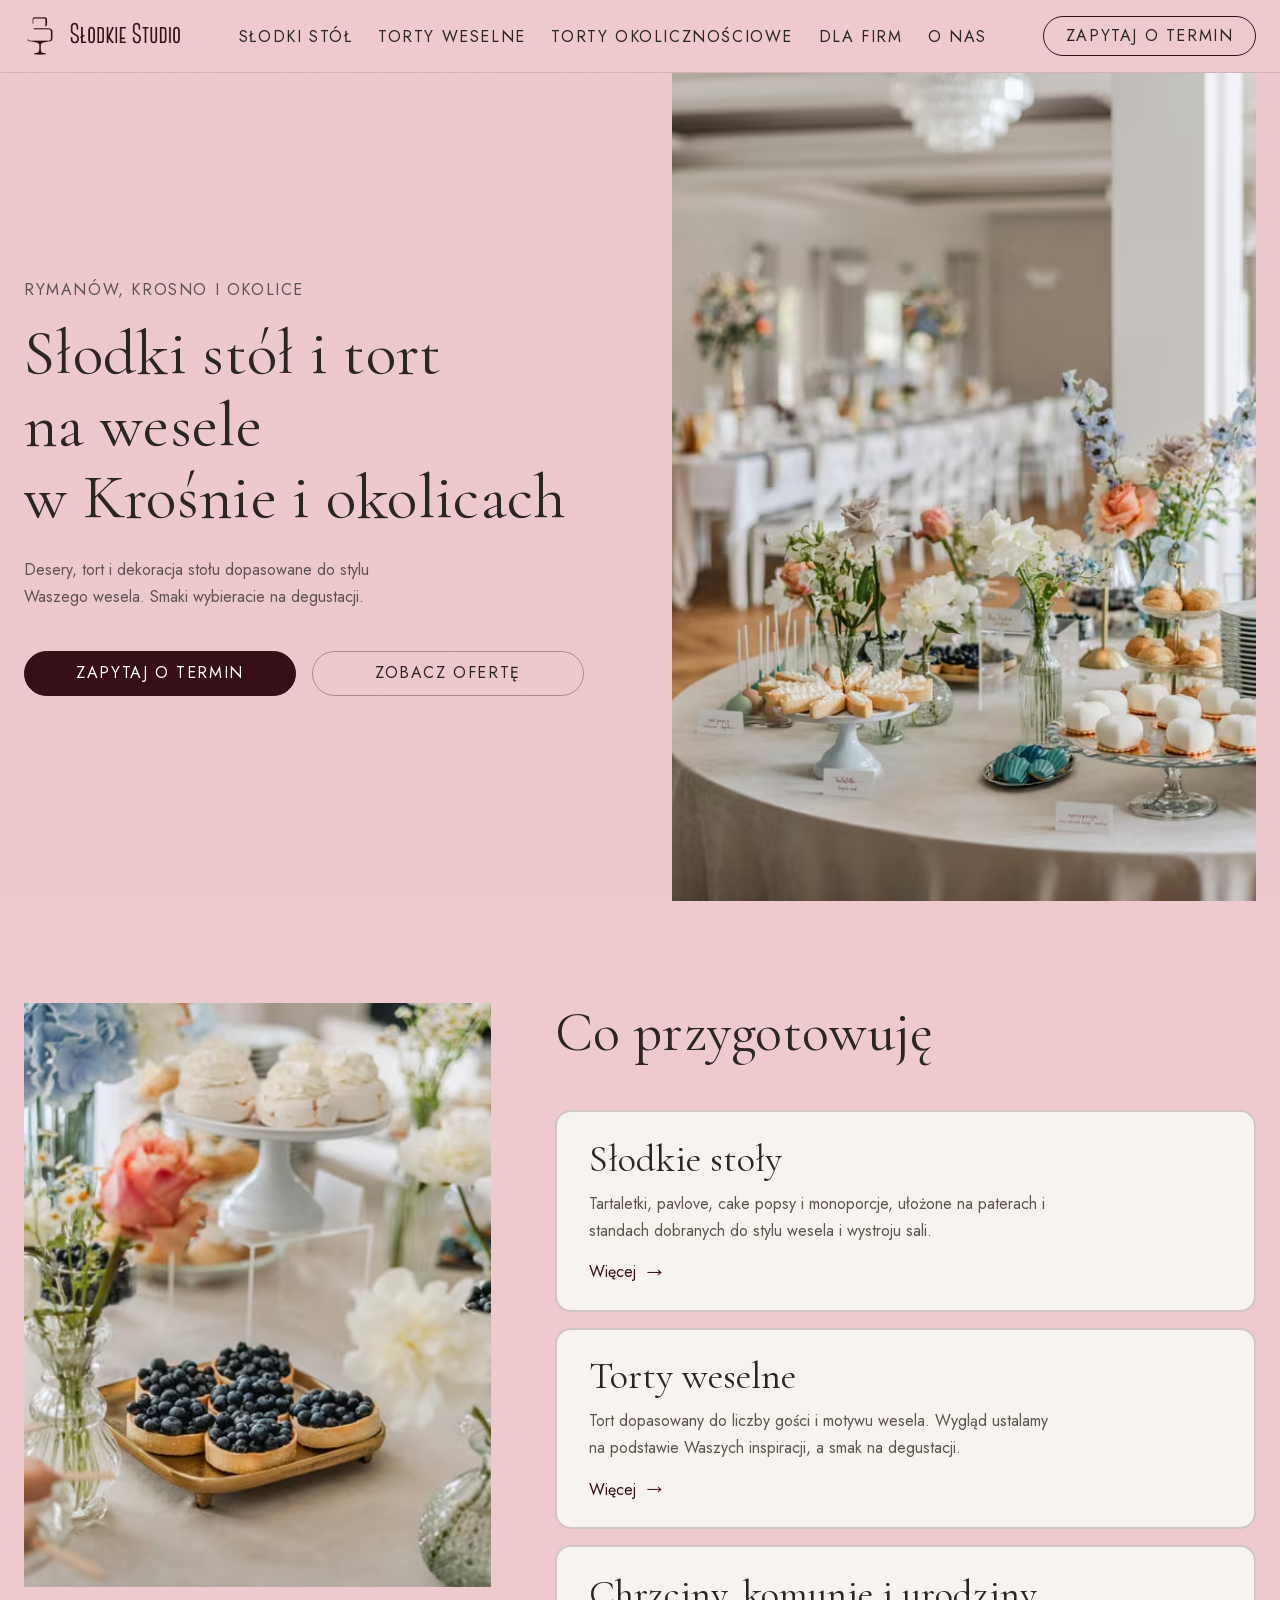
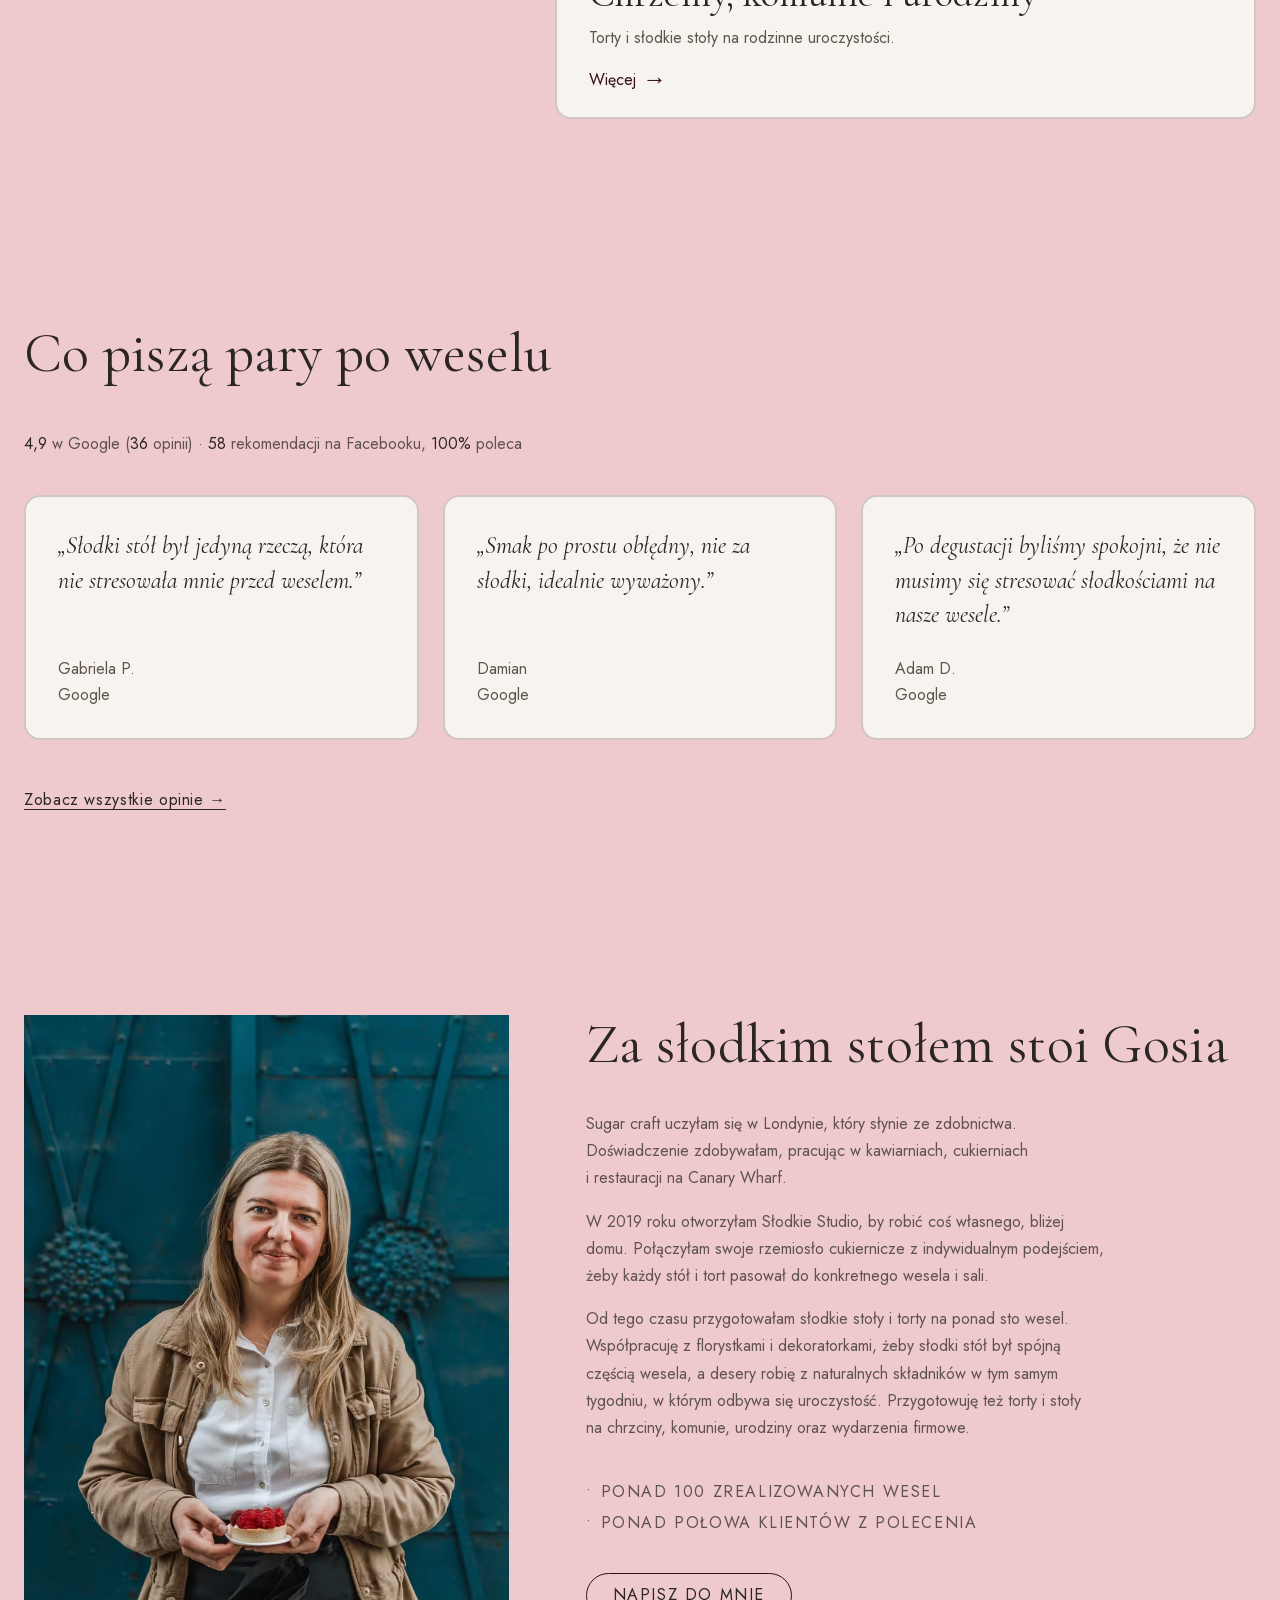
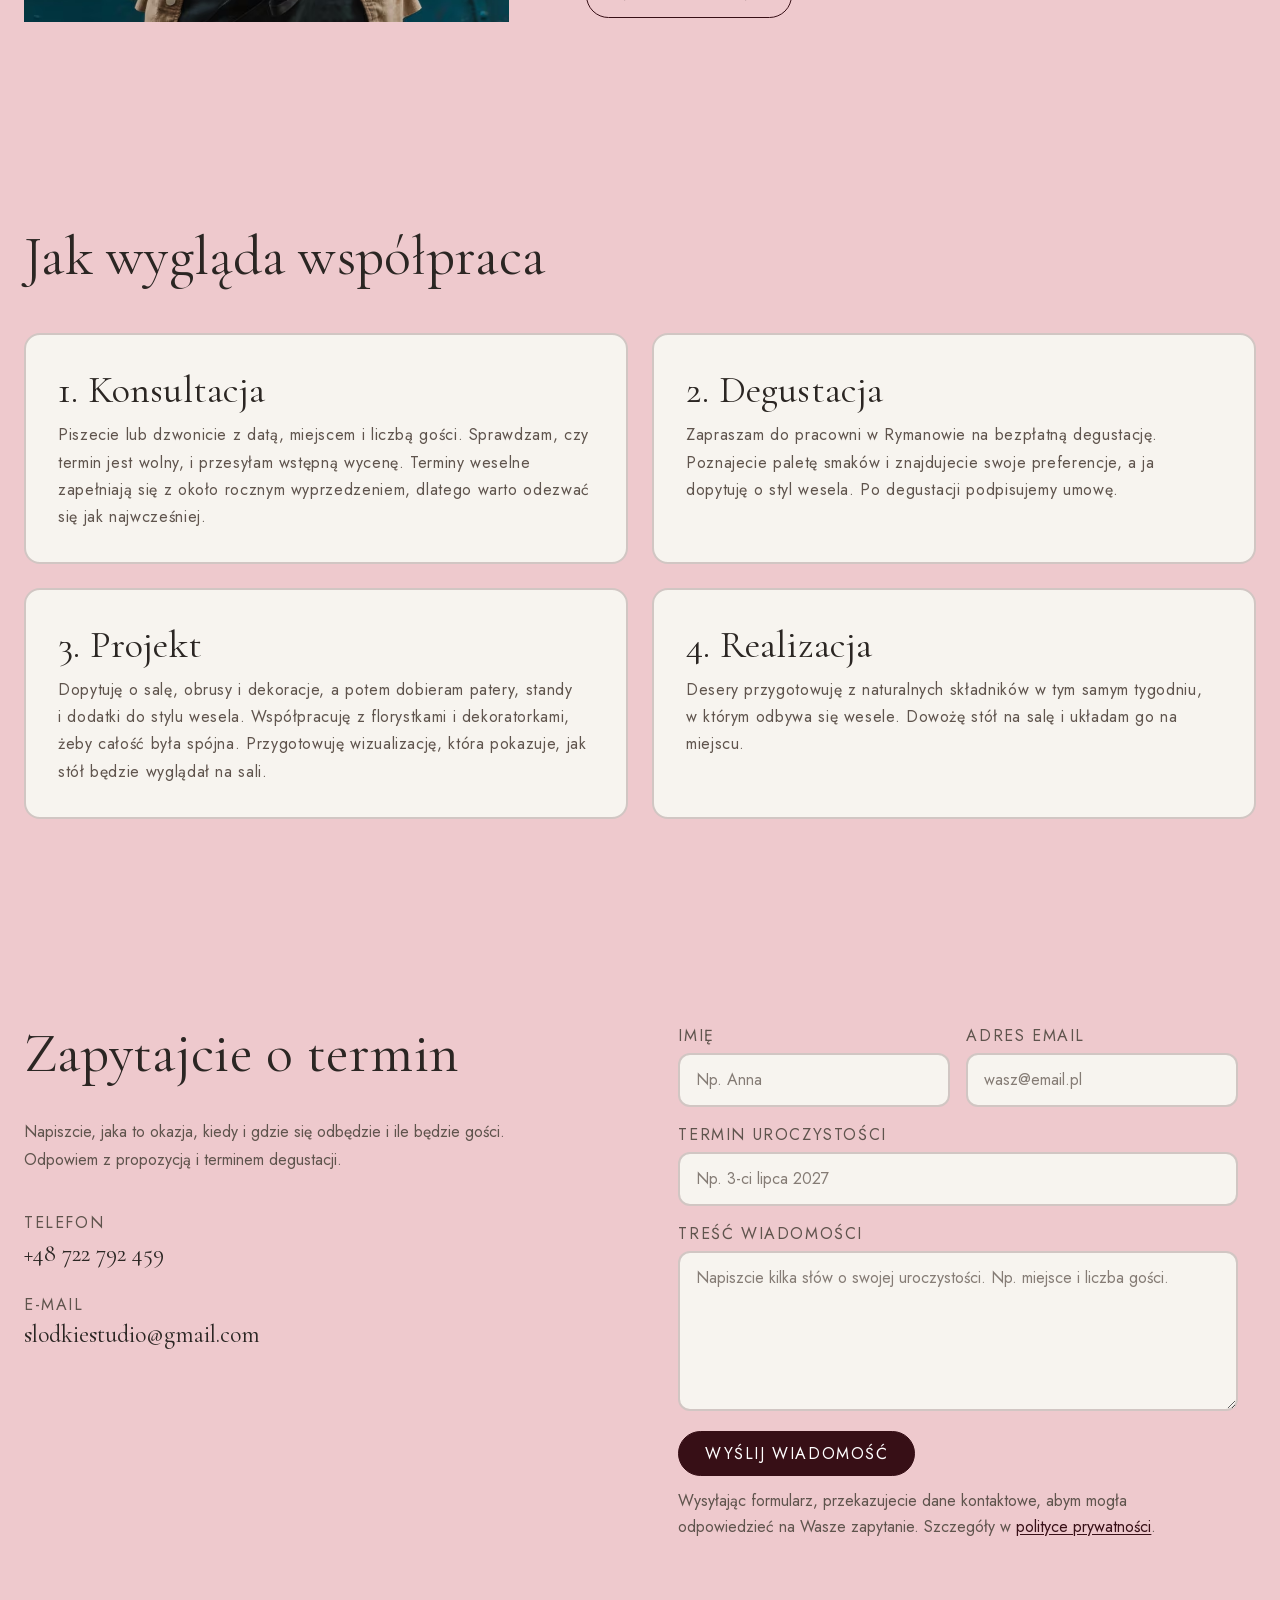
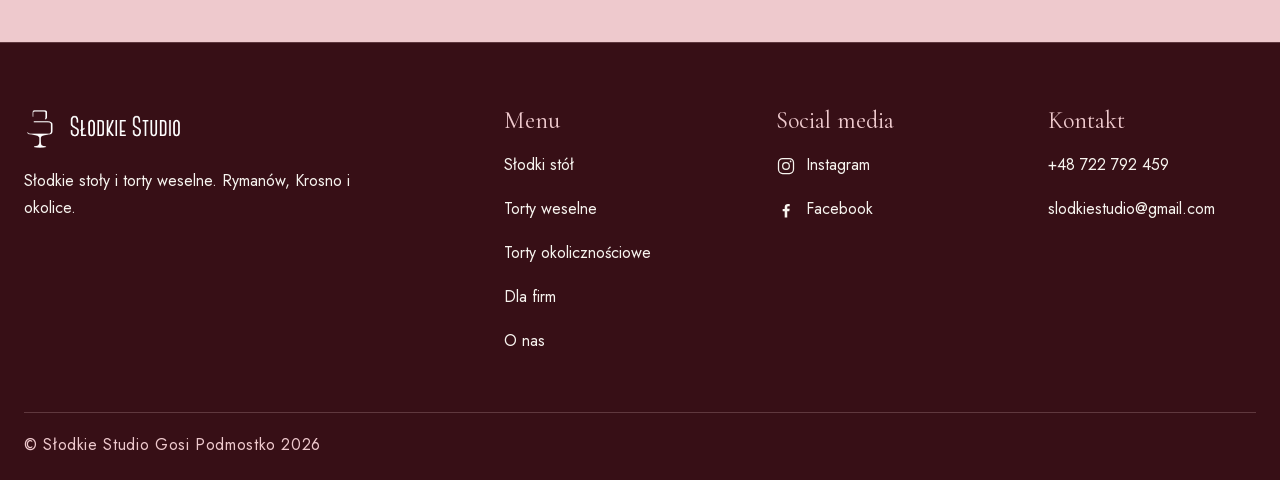
<file: index.html>
<!DOCTYPE html>
<html lang="pl">
    <head>
        <meta charset="UTF-8">
        <meta name="viewport" content="width=device-width, initial-scale=1.0">
        <title>Słodki stół i tort weselny w Krośnie | Słodkie Studio</title>
        <meta name="description" content="Słodkie stoły i torty weselne w Rymanowie, Krośnie i okolicach. Degustacja, dobór smaków i dekoracji, dowóz na salę. Zapytaj o termin.">
        <link rel="icon" type="image/svg+xml" href="./logo/favicon.svg">
        <link rel="icon" type="image/png" sizes="32x32" href="./logo/favicon-32.png">
        <link rel="icon" type="image/x-icon" href="./logo/favicon.ico">
        <link rel="apple-touch-icon" sizes="180x180" href="./logo/apple-touch-icon.png">


        <link rel="preload" href="/fonts/cormorant-garamond-latin.woff2" as="font" type="font/woff2" crossorigin>
        <link rel="preload" href="/fonts/cormorant-garamond-latin-ext.woff2" as="font" type="font/woff2" crossorigin>

        <link rel="stylesheet" href="css/tokens.css">
        <link rel="stylesheet" href="css/styles.css">
        <link rel="stylesheet" href="css/index.css">
        <script src="components.js" defer></script>
        <script src="index.js" defer></script>
    </head>
    <body>
        <site-header></site-header>
        <main class="main">


            <section id="hero" class="section hero">
                <div class="hero-inner">
                    <div class="hero-content">
                        <p class="hero-eyebrow">Rymanów, Krosno i okolice</p>
                        <h1 class="hero-heading">
                            <span class="hero-heading-line">Słodki stół i tort</span>
                            <span class="hero-heading-line">na wesele</span>
                            <span class="hero-heading-line hero-heading-italic">w Krośnie i okolicach</span>
                        </h1>
                        <p class="hero-lead">Desery, tort i dekoracja stołu dopasowane do stylu Waszego wesela. Smaki wybieracie na degustacji.</p>
                        <div class="hero-actions">
                            <a href="#contact" class="btn btn-solid">Zapytaj o termin</a>
                            <a href="#oferta" class="btn btn-outline">Zobacz ofertę</a>
                        </div>
                    </div>
                    <div class="hero-media">
                        <picture>
                            <source type="image/avif"
                                    srcset="img/hero-640.avif 640w, img/hero-960.avif 960w, img/hero-1280.avif 1280w"
                                    sizes="(min-width: 900px) 50vw, 100vw">
                            <source type="image/webp"
                                    srcset="img/hero-640.webp 640w, img/hero-960.webp 960w, img/hero-1280.webp 1280w"
                                    sizes="(min-width: 900px) 50vw, 100vw">
                            <img src="img/hero-960.jpg" width="1280" height="1600" alt="Słodki stół z deserami i kwiatami na weselu" fetchpriority="high" decoding="async">
                        </picture>
                    </div>
                </div>
            </section>

            <section id="oferta" class="section offer">
                <div class="offer-inner">
                    <div class="offer-content">
                        <h2 class="offer-title">Co przygotowuję</h2>
                        <ol class="offer-list">
                            <li class="offer-item">
                                <a class="offer-item-link" href="/slodki-stol">
                                    <div class="offer-item-body">
                                        <h3 class="offer-item-title"><span class="offer-item-name">Słodkie stoły</span></h3>
                                        <p class="offer-desc">Tartaletki, pavlove, cake popsy i monoporcje, ułożone na paterach i standach dobranych do stylu wesela i wystroju sali.</p>
                                        <span class="offer-more"><span class="offer-more-label">Więcej</span><span class="offer-arrow" aria-hidden="true">→</span></span>
                                    </div>
                                </a>
                            </li>
                            <li class="offer-item">
                                <a class="offer-item-link" href="/torty-weselne">
                                    <div class="offer-item-body">
                                        <h3 class="offer-item-title"><span class="offer-item-name">Torty weselne</span></h3>
                                        <p class="offer-desc">Tort dopasowany do liczby gości i motywu wesela. Wygląd ustalamy na podstawie Waszych inspiracji, a smak na degustacji.</p>
                                        <span class="offer-more"><span class="offer-more-label">Więcej</span><span class="offer-arrow" aria-hidden="true">→</span></span>
                                    </div>
                                </a>
                            </li>
                            <li class="offer-item">
                                <!-- TODO: potwierdzić docelowy adres podstrony lub podmienić po decyzji o strukturze podstron -->
                                <a class="offer-item-link" href="/torty-okolicznosciowe">
                                    <div class="offer-item-body">
                                        <h3 class="offer-item-title"><span class="offer-item-name">Chrzciny, komunie i urodziny</span></h3>
                                        <p class="offer-desc">Torty i słodkie stoły na rodzinne uroczystości.</p>
                                        <span class="offer-more"><span class="offer-more-label">Więcej</span><span class="offer-arrow" aria-hidden="true">→</span></span>
                                    </div>
                                </a>
                            </li>
                        </ol>
                    </div>
                    <div class="offer-media">
                        <picture>
                            <source type="image/avif"
                                    srcset="img/offer-480.avif 480w, img/offer-800.avif 800w, img/offer-1200.avif 1200w"
                                    sizes="(min-width: 900px) 40vw, 100vw">
                            <source type="image/webp"
                                    srcset="img/offer-480.webp 480w, img/offer-800.webp 800w, img/offer-1200.webp 1200w"
                                    sizes="(min-width: 900px) 40vw, 100vw">
                            <img src="img/offer-800.jpg" width="1200" height="790" alt="Tartaletki z jagodami i kwiaty na słodkim stole" loading="lazy" decoding="async">
                        </picture>
                    </div>
                </div>
            </section>


            <section id="opinie" class="section reviews">
                <div class="reviews-inner">
                    <header class="reviews-head">
                        <h2 class="reviews-title">Co piszą pary po weselu</h2>
                    </header>
                    <!-- TODO: opinie są dosłowne, skrócone tylko wielokropkiem; potwierdzić z Gosią publikację autorów -->
                    <div class="reviews-summary">
                        <p class="reviews-summary-line"><span class="reviews-stat">4,9</span> w&nbsp;Google (<span class="reviews-stat">36</span> opinii) · <span class="reviews-stat">58</span> rekomendacji na&nbsp;Facebooku, <span class="reviews-stat">100%</span> poleca</p>
                    </div>
                    <ul class="reviews-list">
                        <li>
                            <figure class="review-card">
                                <blockquote class="review-quote"><p>„Słodki stół był jedyną rzeczą, która nie stresowała mnie przed weselem.”</p></blockquote>
                                <figcaption class="review-meta">
                                    <span class="review-author">Gabriela P.</span>
                                    <span class="review-detail">Google</span>
                                </figcaption>
                            </figure>
                        </li>
                        <li>
                            <figure class="review-card">
                                <blockquote class="review-quote"><p>„Smak po prostu obłędny, nie za słodki, idealnie wyważony.”</p></blockquote>
                                <figcaption class="review-meta">
                                    <span class="review-author">Damian</span>
                                    <span class="review-detail">Google</span>
                                </figcaption>
                            </figure>
                        </li>
                        <li>
                            <figure class="review-card">
                                <blockquote class="review-quote"><p>„Po degustacji byliśmy spokojni, że nie musimy się stresować słodkościami na nasze wesele.”</p></blockquote>
                                <figcaption class="review-meta">
                                    <span class="review-author">Adam D.</span>
                                    <span class="review-detail">Google</span>
                                </figcaption>
                            </figure>
                        </li>
                    </ul>
                    <a class="reviews-all" href="/opinie">Zobacz wszystkie opinie →</a>
                    <!-- TODO: podstrona /opinie jeszcze nie istnieje — potwierdzić lub podmienić adres -->
                </div>
            </section>


            <section id="o-nas" class="section about">
                <div class="about-inner">
                    <div class="about-media">
                        <picture>
                            <source type="image/avif"
                                    srcset="img/about-480.avif 480w, img/about-800.avif 800w, img/about-1200.avif 1200w"
                                    sizes="(min-width: 900px) 42vw, 100vw">
                            <source type="image/webp"
                                    srcset="img/about-480.webp 480w, img/about-800.webp 800w, img/about-1200.webp 1200w"
                                    sizes="(min-width: 900px) 42vw, 100vw">
                            <img src="img/about-800.jpg" width="1200" height="1844" alt="Gosia Podmostko trzyma w dłoniach tartaletkę z malinami na tle niebieskich drzwi." loading="lazy" decoding="async">
                        </picture>
                    </div>
                    <div class="about-content">
                        <h2 class="about-title">Za słodkim stołem stoi Gosia</h2>
                        <div class="about-text">
                            <p>Sugar craft uczyłam się w&nbsp;Londynie, który słynie ze&nbsp;zdobnictwa. Doświadczenie zdobywałam, pracując w&nbsp;kawiarniach, cukierniach i&nbsp;restauracji na&nbsp;Canary Wharf.</p>
                            <p>W&nbsp;2019 roku otworzyłam Słodkie Studio, by robić coś własnego, bliżej domu. Połączyłam swoje rzemiosło cukiernicze z&nbsp;indywidualnym podejściem, żeby każdy stół i&nbsp;tort pasował do&nbsp;konkretnego wesela i&nbsp;sali.</p>
                            <p>Od tego czasu przygotowałam słodkie stoły i&nbsp;torty na&nbsp;ponad sto wesel. Współpracuję z&nbsp;florystkami i&nbsp;dekoratorkami, żeby słodki stół był spójną częścią wesela, a&nbsp;desery robię z&nbsp;naturalnych składników w&nbsp;tym samym tygodniu, w&nbsp;którym odbywa się uroczystość. Przygotowuję też torty i&nbsp;stoły na&nbsp;chrzciny, komunie, urodziny oraz wydarzenia firmowe.</p>
                        </div>
                        <ul class="about-stats">
                            <li class="about-stat">
                                <span class="about-stat-label">Ponad 100 zrealizowanych wesel</span>
                            </li>
                            <li class="about-stat">
                                <span class="about-stat-label">Ponad połowa klientów z&nbsp;polecenia</span>
                            </li>
                        </ul>
                        <a href="#contact" class="btn btn-outline about-cta">Napisz do mnie</a>
                    </div>
                </div>
            </section>


            <section id="process" class="section process">
                <div class="process-inner">
                    <header class="process-head">
                        <h2 class="process-title">Jak wygląda współpraca</h2>
                    </header>
                    <ol class="process-steps process-steps--four">
                        <li class="process-step">
                            <h3 class="sub-section-title process-step-title">1. Konsultacja</h3>
                            <p class="paragraph process-step-text">Piszecie lub dzwonicie z&nbsp;datą, miejscem i&nbsp;liczbą gości. Sprawdzam, czy termin jest wolny, i&nbsp;przesyłam wstępną wycenę. Terminy weselne zapełniają się z&nbsp;około rocznym wyprzedzeniem, dlatego warto odezwać się jak najwcześniej.</p>
                        </li>
                        <li class="process-step">
                            <h3 class="sub-section-title process-step-title">2. Degustacja</h3>
                            <p class="paragraph process-step-text">Zapraszam do pracowni w&nbsp;Rymanowie na bezpłatną degustację. Poznajecie paletę smaków i&nbsp;znajdujecie swoje preferencje, a&nbsp;ja dopytuję o&nbsp;styl wesela. Po degustacji podpisujemy umowę.</p>
                        </li>
                        <li class="process-step">
                            <h3 class="sub-section-title process-step-title">3. Projekt</h3>
                            <p class="paragraph process-step-text">Dopytuję o&nbsp;salę, obrusy i&nbsp;dekoracje, a&nbsp;potem dobieram patery, standy i&nbsp;dodatki do stylu wesela. Współpracuję z&nbsp;florystkami i&nbsp;dekoratorkami, żeby całość była spójna. Przygotowuję wizualizację, która pokazuje, jak stół będzie wyglądał na sali.</p>
                        </li>
                        <li class="process-step">
                            <h3 class="sub-section-title process-step-title">4. Realizacja</h3>
                            <p class="paragraph process-step-text">Desery przygotowuję z&nbsp;naturalnych składników w&nbsp;tym samym tygodniu, w&nbsp;którym odbywa się wesele. Dowożę stół na salę i&nbsp;układam go na miejscu.</p>
                        </li>
                    </ol>
                </div>
            </section>


            <section id="contact" class="section contact">
                <div class="contact-inner contact-inner--form">
                    <div class="contact-content">
                        <h2 class="contact-title">Zapytajcie o termin</h2>
                        <p class="contact-lead">Napiszcie, jaka to okazja, kiedy i&nbsp;gdzie się odbędzie i&nbsp;ile będzie gości. Odpowiem z&nbsp;propozycją i&nbsp;terminem degustacji.</p>
                        <dl class="contact-details">
                            <div class="contact-row">
                                <dt class="contact-label">Telefon</dt>
                                <dd class="contact-value">+48 722 792 459</dd>
                            </div>
                            <div class="contact-row">
                                <dt class="contact-label">E-mail</dt>
                                <dd class="contact-value">slodkiestudio@gmail.com</dd>
                            </div>
                        </dl>
                    </div>
                    <div class="contact-form-wrap">
                        <form class="contact-form" name="kontakt" method="POST" data-netlify="true">
                            <input type="hidden" name="form-name" value="kontakt">
                            <div class="form-row">
                                <div class="form-field">
                                    <label class="form-label" for="contact-name">Imię</label>
                                    <input class="form-input" id="contact-name" name="imie" type="text" autocomplete="given-name" placeholder="Np. Anna" required>
                                </div>
                                <div class="form-field">
                                    <label class="form-label" for="contact-email">Adres email</label>
                                    <input class="form-input" id="contact-email" name="email" type="email" autocomplete="email" placeholder="wasz@email.pl" required>
                                </div>
                            </div>
                            <div class="form-field">
                                <label class="form-label" for="contact-date">Termin uroczystości</label>
                                <input class="form-input" id="contact-date" name="termin" type="text" placeholder="Np. 3-ci lipca 2027">
                            </div>
                            <div class="form-field">
                                <label class="form-label" for="contact-message">Treść wiadomości</label>
                                <textarea class="form-input form-textarea" id="contact-message" name="wiadomosc" rows="5" placeholder="Napiszcie kilka słów o swojej uroczystości. Np. miejsce i liczba gości." required></textarea>
                            </div>
                            <button class="btn btn-solid" type="submit">Wyślij wiadomość</button>
                        </form>
                        <p class="contact-form-note">Wysyłając formularz, przekazujecie dane kontaktowe, abym mogła odpowiedzieć na Wasze zapytanie. Szczegóły w <a href="/polityka-prywatnosci">polityce prywatności</a>.</p>
                    </div>
                </div>
            </section>


        </main>
        <site-footer></site-footer>
    </body>
</html>
</file>
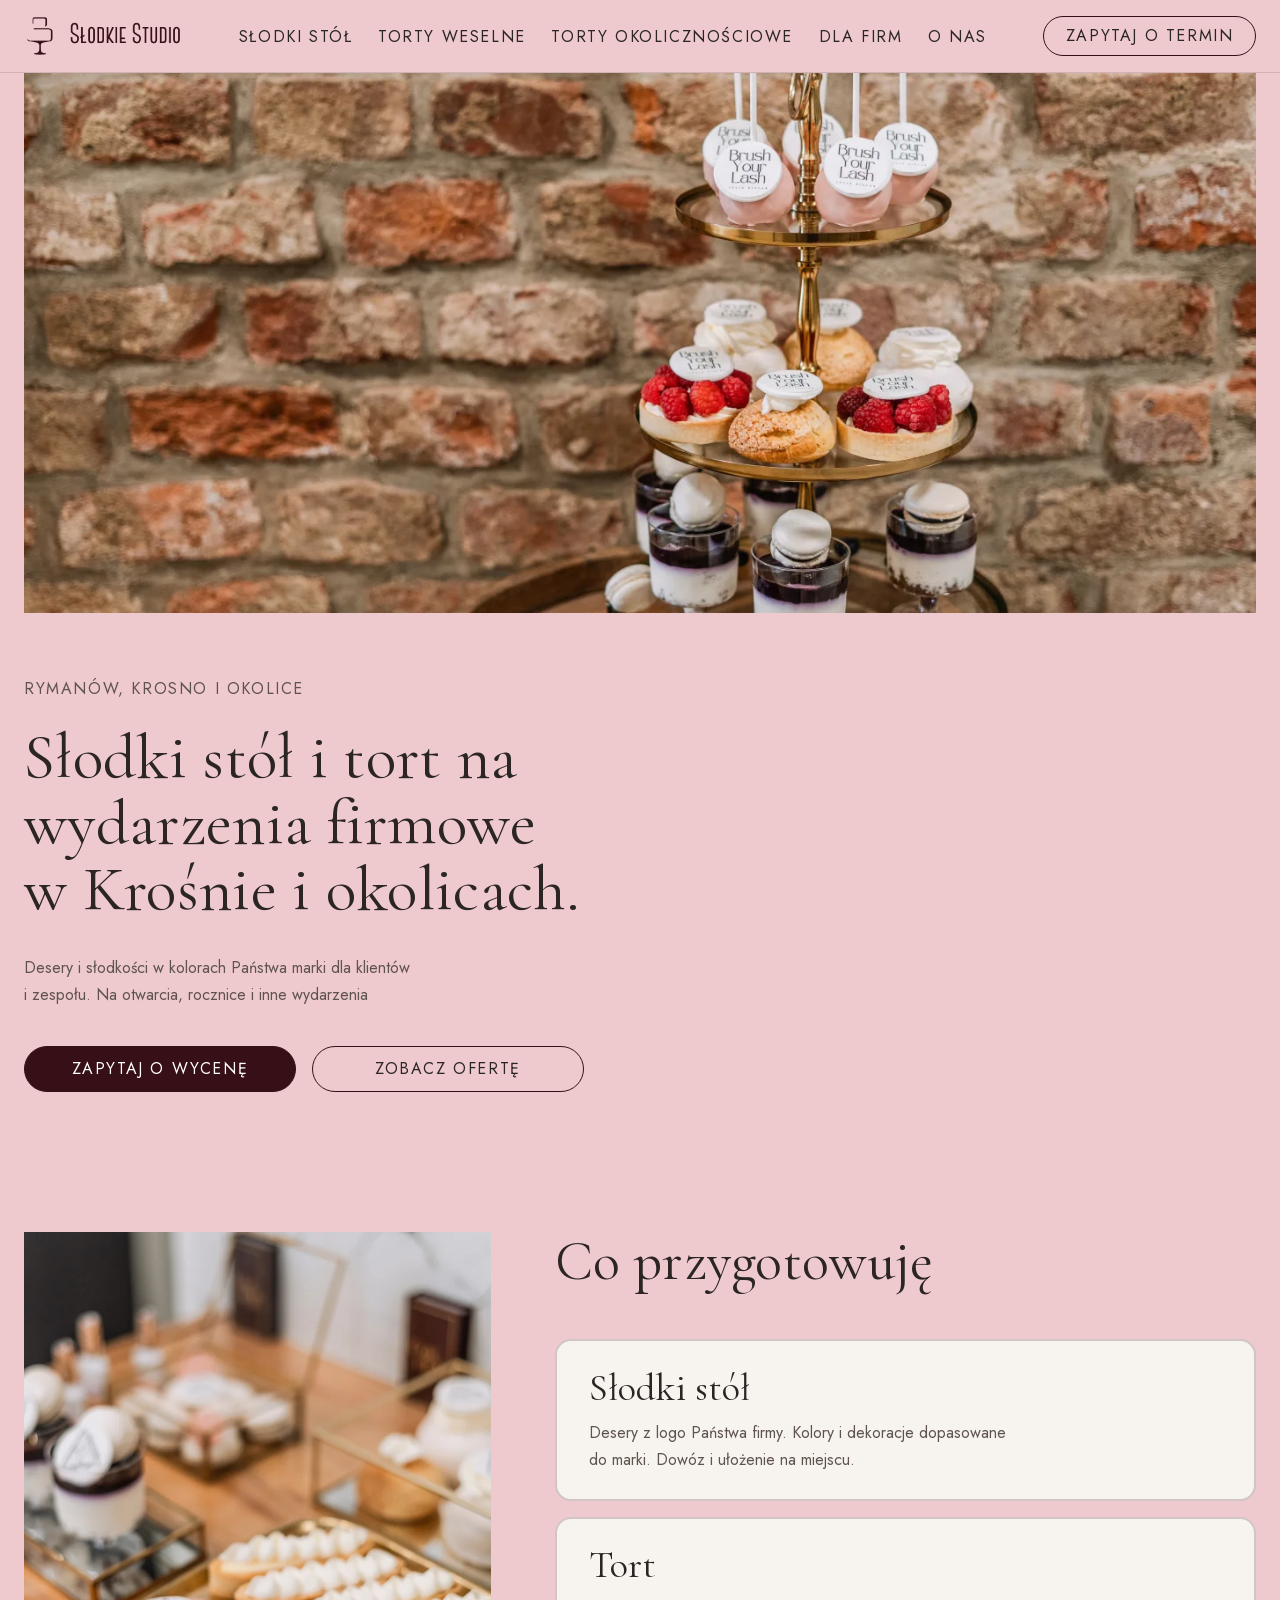
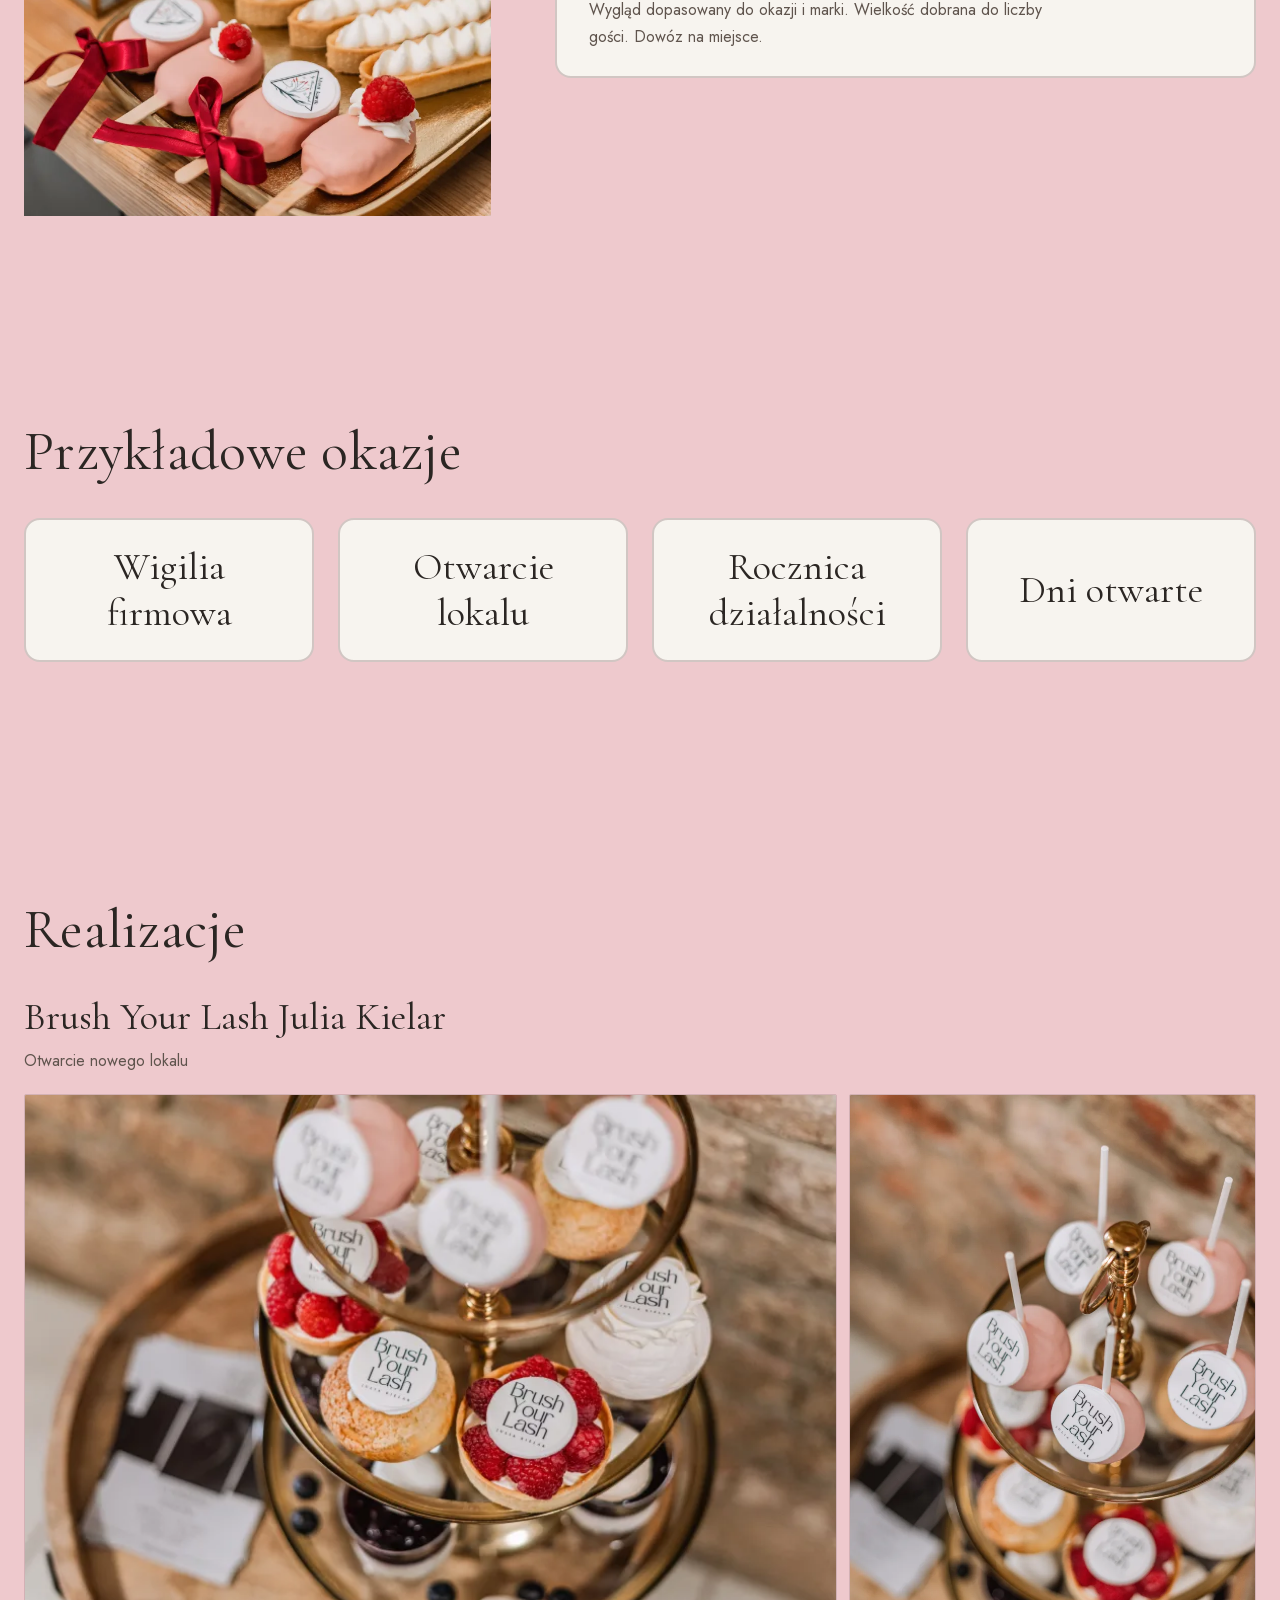
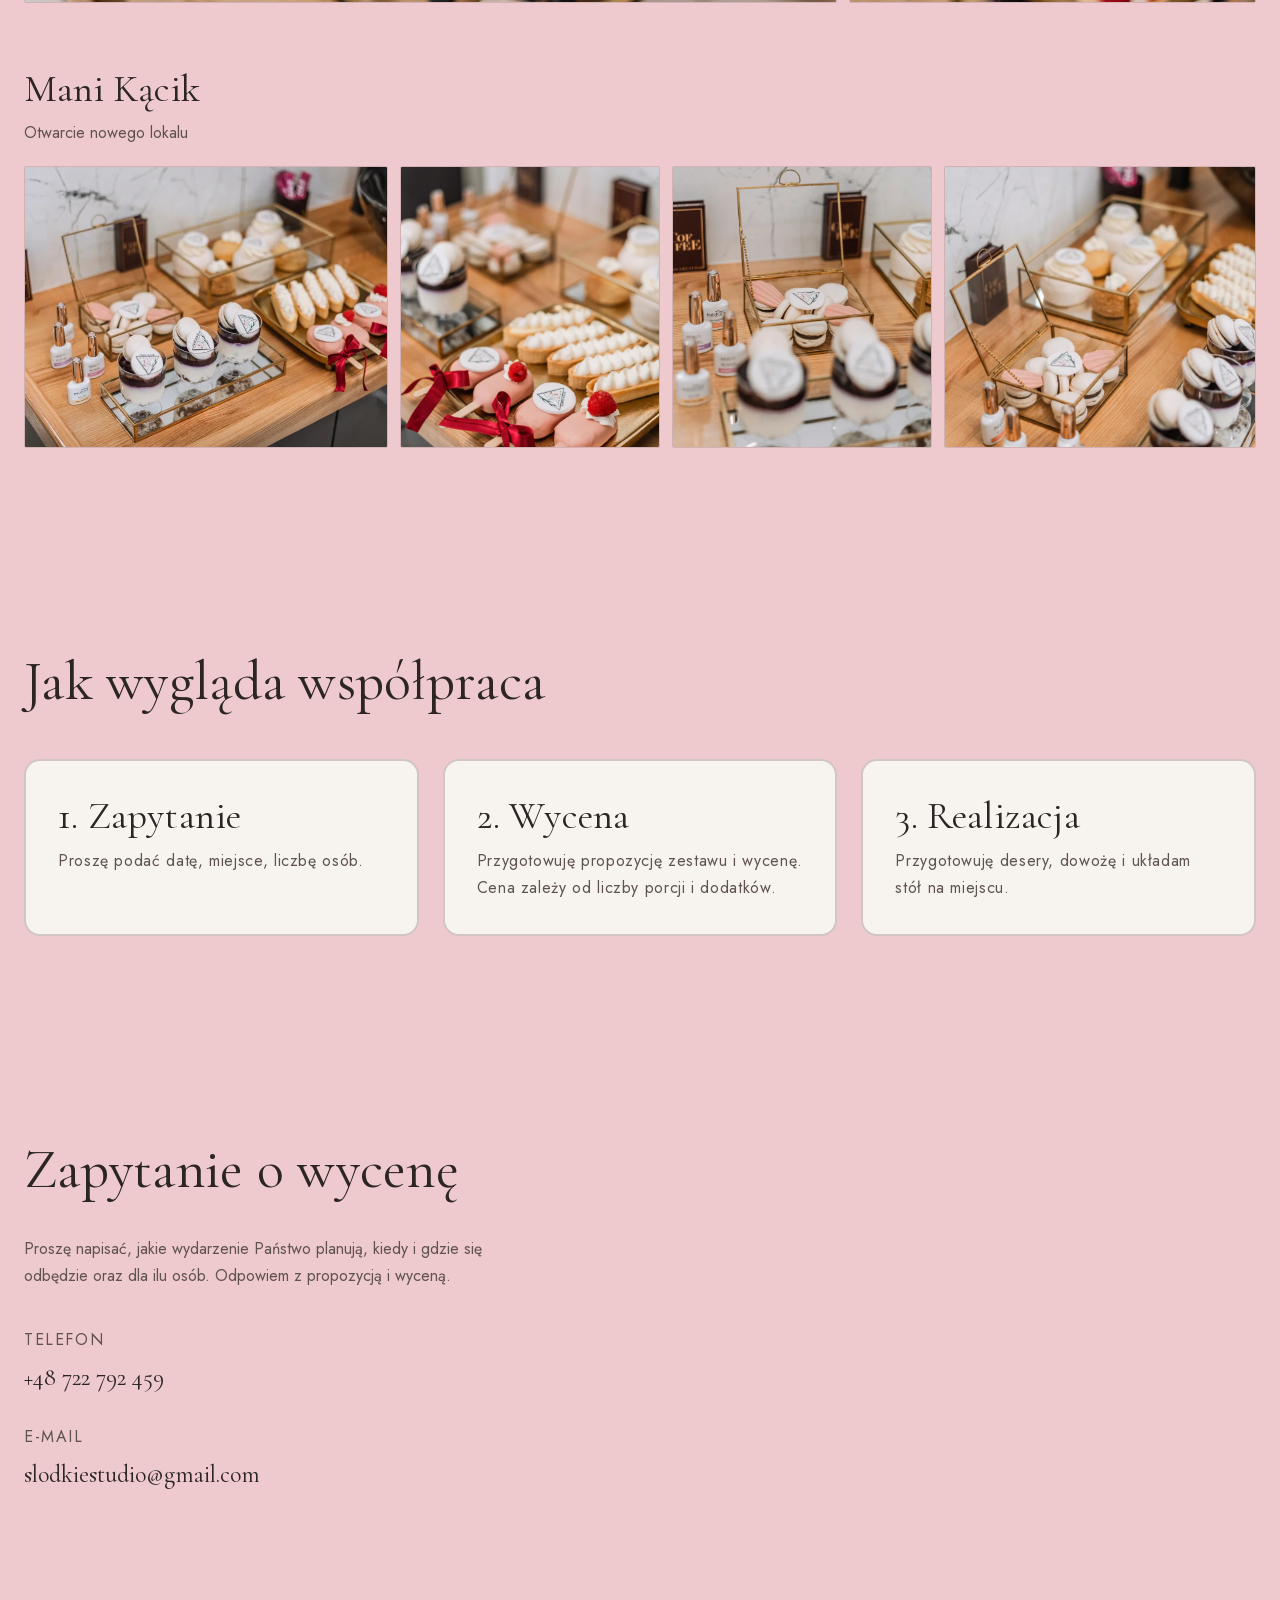
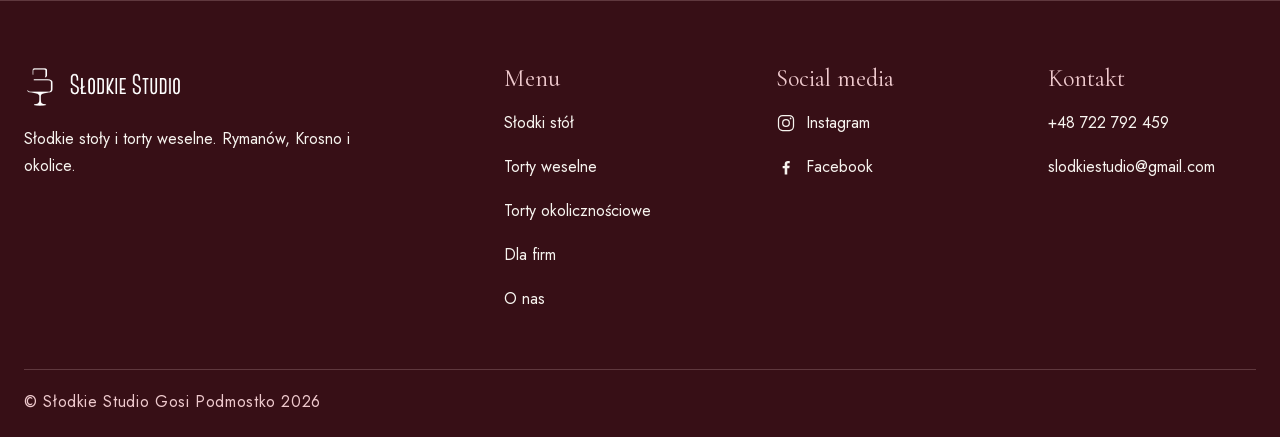
<file: dla-firm/index.html>
<!DOCTYPE html>
<html lang="pl">
    <head>
        <meta charset="UTF-8">
        <meta name="viewport" content="width=device-width, initial-scale=1.0">
        <title>Słodkie stoły i torty dla firm w Krośnie i Rymanowie | Słodkie Studio</title>
        <meta name="description" content="Słodkie stoły z logo firmy na otwarcia, rocznice i wydarzenia firmowe w Rymanowie, Krośnie i okolicach. Zapytaj o wycenę.">
        <link rel="canonical" href="/dla-firm">
        <meta property="og:type" content="website">
        <meta property="og:title" content="Słodkie stoły i torty dla firm w Krośnie i Rymanowie | Słodkie Studio">
        <meta property="og:description" content="Słodkie stoły z logo firmy na otwarcia, rocznice i wydarzenia firmowe w Rymanowie, Krośnie i okolicach. Zapytaj o wycenę.">
        <meta property="og:image" content="/img/dla-firm-hero-1400.jpg">
        <meta property="og:image:alt" content="Trzypoziomowa patera ze słodkościami z logo Brush Your Lash na ceglanej ścianie">
        <meta property="og:url" content="/dla-firm">
        <meta property="og:site_name" content="Słodkie Studio">
        <link rel="icon" type="image/svg+xml" href="/logo/favicon.svg">
        <link rel="icon" type="image/png" sizes="32x32" href="/logo/favicon-32.png">
        <link rel="icon" type="image/x-icon" href="/logo/favicon.ico">
        <link rel="apple-touch-icon" sizes="180x180" href="/logo/apple-touch-icon.png">


        <link rel="preload" href="/fonts/cormorant-garamond-latin.woff2" as="font" type="font/woff2" crossorigin>
        <link rel="preload" href="/fonts/cormorant-garamond-latin-ext.woff2" as="font" type="font/woff2" crossorigin>

        <link rel="stylesheet" href="/css/tokens.css">
        <link rel="stylesheet" href="/css/styles.css">
        <link rel="stylesheet" href="/css/dla-firm.css">
        <script src="/components.js" defer></script>
        <script src="/index.js" defer></script>
    </head>
    <body>
        <site-header></site-header>
        <main class="main ss-page df-page">

            <section id="hero" class="section df-hero" aria-labelledby="df-hero-title">
                <div class="df-hero-inner">
                    <div class="df-hero-media">
                        <picture>
                            <source type="image/webp"
                                    srcset="/img/dla-firm-hero-800.webp 800w, /img/dla-firm-hero-1400.webp 1400w"
                                    sizes="(min-width: 1498px) 1450px, 100vw">
                            <img src="/img/dla-firm-hero-1400.jpg" width="1400" height="933" alt="Trzypoziomowa patera ze słodkościami z logo Brush Your Lash na ceglanej ścianie" fetchpriority="high" decoding="async">
                        </picture>
                    </div>
                    <div class="df-hero-content">
                        <p class="ss-eyebrow">Rymanów, Krosno i&nbsp;okolice</p>
                        <h1 id="df-hero-title" class="ss-hero-title">Słodki stół i&nbsp;tort na wydarzenia firmowe w&nbsp;Krośnie i&nbsp;okolicach.</h1>
                        <p class="ss-hero-lead">Desery i&nbsp;słodkości w&nbsp;kolorach Państwa marki dla klientów i&nbsp;zespołu. Na&nbsp;otwarcia, rocznice i&nbsp;inne wydarzenia</p>
                        <div class="ss-hero-actions">
                            <a href="#kontakt" class="btn btn-solid">Zapytaj o wycenę</a>
                            <a href="#oferta" class="btn btn-outline">Zobacz ofertę</a>
                        </div>
                    </div>
                </div>
            </section>

            <section id="oferta" class="section offer" aria-labelledby="df-offer-title">
                <div class="offer-inner">
                    <div class="offer-content">
                        <h2 id="df-offer-title" class="offer-title">Co przygotowuję</h2>
                        <ul class="offer-list">
                            <li class="offer-item">
                                <div class="offer-item-body df-offer-item-body">
                                    <h3 class="offer-item-title"><span class="offer-item-name">Słodki stół</span></h3>
                                    <p class="offer-desc">Desery z&nbsp;logo Państwa firmy. Kolory i&nbsp;dekoracje dopasowane do&nbsp;marki. Dowóz i&nbsp;ułożenie na&nbsp;miejscu.</p>
                                </div>
                            </li>
                            <li class="offer-item">
                                <div class="offer-item-body df-offer-item-body">
                                    <h3 class="offer-item-title"><span class="offer-item-name">Tort</span></h3>
                                    <p class="offer-desc">Wygląd dopasowany do&nbsp;okazji i&nbsp;marki. Wielkość dobrana do&nbsp;liczby gości. Dowóz na&nbsp;miejsce.</p>
                                </div>
                            </li>
                        </ul>
                    </div>
                    <div class="offer-media">
                        <picture>
                            <source type="image/webp"
                                    srcset="/img/dla-firm-mani-2-800.webp 800w, /img/dla-firm-mani-2-1400.webp 1400w"
                                    sizes="(min-width: 900px) 40vw, 100vw">
                            <img src="/img/dla-firm-mani-2-1400.jpg" width="1400" height="1982" alt="Tartaletki i desery w różowej polewie z logo salonu, ozdobione czerwonymi kokardami" loading="lazy" decoding="async">
                        </picture>
                    </div>
                </div>
            </section>

            <section id="okazje" class="section ss-section" aria-labelledby="df-occasions-title">
                <div class="ss-inner">
                    <h2 id="df-occasions-title" class="ss-title">Przykładowe okazje</h2>
                    <ul class="df-occasion-cards">
                        <li class="ss-taste-card"><h3 class="ss-taste-card-title">Wigilia firmowa</h3></li>
                        <li class="ss-taste-card"><h3 class="ss-taste-card-title">Otwarcie lokalu</h3></li>
                        <li class="ss-taste-card"><h3 class="ss-taste-card-title">Rocznica działalności</h3></li>
                        <li class="ss-taste-card"><h3 class="ss-taste-card-title">Dni otwarte</h3></li>
                    </ul>
                </div>
            </section>

            <section id="realizacje" class="section ss-section" aria-labelledby="df-realizations-title">
                <div class="ss-inner">
                    <h2 id="df-realizations-title" class="ss-title">Realizacje</h2>
                    <div class="df-realizations">
                        <article class="df-realization">
                            <h3 class="df-realization-title">Brush Your Lash Julia Kielar</h3>
                            <p class="df-realization-text">Otwarcie nowego lokalu</p>
                            <div class="df-mosaic df-mosaic-double">
                                <figure class="df-mosaic-wide">
                                    <picture>
                                        <source type="image/webp"
                                                srcset="/img/dla-firm-brush-2-800.webp 800w, /img/dla-firm-brush-2-1400.webp 1400w"
                                                sizes="(min-width: 900px) 60vw, 100vw">
                                        <img src="/img/dla-firm-brush-2-1400.jpg" width="1400" height="934" alt="Tartaletka z malinami, ptyś i beza z logo Brush Your Lash" loading="lazy" decoding="async">
                                    </picture>
                                </figure>
                                <figure class="df-mosaic-tall">
                                    <picture>
                                        <source type="image/webp"
                                                srcset="/img/dla-firm-brush-3-800.webp 800w, /img/dla-firm-brush-3-1400.webp 1400w"
                                                sizes="(min-width: 900px) 30vw, 100vw">
                                        <img src="/img/dla-firm-brush-3-1400.jpg" width="1400" height="1967" alt="Cake popsy z logo Brush Your Lash na najwyższym poziomie patery" loading="lazy" decoding="async">
                                    </picture>
                                </figure>
                            </div>
                        </article>
                        <article class="df-realization">
                            <h3 class="df-realization-title">Mani Kącik</h3>
                            <p class="df-realization-text">Otwarcie nowego lokalu</p>
                            <div class="df-mosaic df-mosaic-quad">
                                <figure>
                                    <picture>
                                        <source type="image/webp"
                                                srcset="/img/dla-firm-mani-1-800.webp 800w, /img/dla-firm-mani-1-1400.webp 1400w"
                                                sizes="(min-width: 640px) 25vw, 50vw">
                                        <img src="/img/dla-firm-mani-1-1400.jpg" width="1400" height="910" alt="Słodki stół w salonie stylizacji paznokci z deserami z logo salonu" loading="lazy" decoding="async">
                                    </picture>
                                </figure>
                                <figure>
                                    <picture>
                                        <source type="image/webp"
                                                srcset="/img/dla-firm-mani-2-800.webp 800w, /img/dla-firm-mani-2-1400.webp 1400w"
                                                sizes="(min-width: 640px) 25vw, 50vw">
                                        <img src="/img/dla-firm-mani-2-1400.jpg" width="1400" height="1982" alt="Tartaletki i desery w różowej polewie z logo salonu, ozdobione czerwonymi kokardami" loading="lazy" decoding="async">
                                    </picture>
                                </figure>
                                <figure>
                                    <picture>
                                        <source type="image/webp"
                                                srcset="/img/dla-firm-mani-3-800.webp 800w, /img/dla-firm-mani-3-1400.webp 1400w"
                                                sizes="(min-width: 640px) 25vw, 50vw">
                                        <img src="/img/dla-firm-mani-3-1400.jpg" width="1400" height="2012" alt="Desery z logo Mani Kącik w szklanym pudełku obok lakierów do paznokci" loading="lazy" decoding="async">
                                    </picture>
                                </figure>
                                <figure>
                                    <picture>
                                        <source type="image/webp"
                                                srcset="/img/dla-firm-mani-4-800.webp 800w, /img/dla-firm-mani-4-1400.webp 1400w"
                                                sizes="(min-width: 640px) 25vw, 50vw">
                                        <img src="/img/dla-firm-mani-4-1400.jpg" width="1400" height="1955" alt="Słodkości z logo Mani Kącik i lakiery do paznokci na drewnianym stole" loading="lazy" decoding="async">
                                    </picture>
                                </figure>
                            </div>
                        </article>
                    </div>
                </div>
            </section>

            <section id="proces" class="section process" aria-labelledby="df-process-title">
                <div class="process-inner">
                    <header class="process-head">
                        <h2 id="df-process-title" class="process-title">Jak wygląda współpraca</h2>
                    </header>
                    <ol class="process-steps process-steps--three">
                        <li class="process-step">
                            <h3 class="sub-section-title process-step-title">1. Zapytanie</h3>
                            <p class="paragraph process-step-text">Proszę podać datę, miejsce, liczbę osób.</p>
                        </li>
                        <li class="process-step">
                            <h3 class="sub-section-title process-step-title">2. Wycena</h3>
                            <p class="paragraph process-step-text">Przygotowuję propozycję zestawu i&nbsp;wycenę. Cena zależy od&nbsp;liczby porcji i&nbsp;dodatków.</p>
                        </li>
                        <li class="process-step">
                            <h3 class="sub-section-title process-step-title">3. Realizacja</h3>
                            <p class="paragraph process-step-text">Przygotowuję desery, dowożę i układam stół na miejscu.</p>
                        </li>
                    </ol>
                </div>
            </section>

            <span id="contact" aria-hidden="true"></span>
            <section id="kontakt" class="section contact" aria-labelledby="df-contact-title">
                <div class="contact-inner">
                    <h2 id="df-contact-title" class="contact-title">Zapytanie o wycenę</h2>
                    <p class="contact-lead">Proszę napisać, jakie wydarzenie Państwo planują, kiedy i&nbsp;gdzie się odbędzie oraz dla ilu osób. Odpowiem z&nbsp;propozycją i&nbsp;wyceną.</p>
                    <dl class="contact-details">
                        <div class="contact-row">
                            <dt class="contact-label">Telefon</dt>
                            <dd class="contact-value"><a href="tel:+48722792459">+48 722 792 459</a></dd>
                        </div>
                        <div class="contact-row">
                            <dt class="contact-label">E-mail</dt>
                            <dd class="contact-value"><a href="mailto:slodkiestudio@gmail.com">slodkiestudio@gmail.com</a></dd>
                        </div>
                    </dl>
                </div>
            </section>

        </main>
        <site-footer></site-footer>
        <script>
            document.addEventListener('DOMContentLoaded', function () {
                document.querySelectorAll('a[href="/dla-firm"]').forEach(function (link) {
                    link.setAttribute('aria-current', 'page');
                });
            });
        </script>
    </body>
</html>
</file>
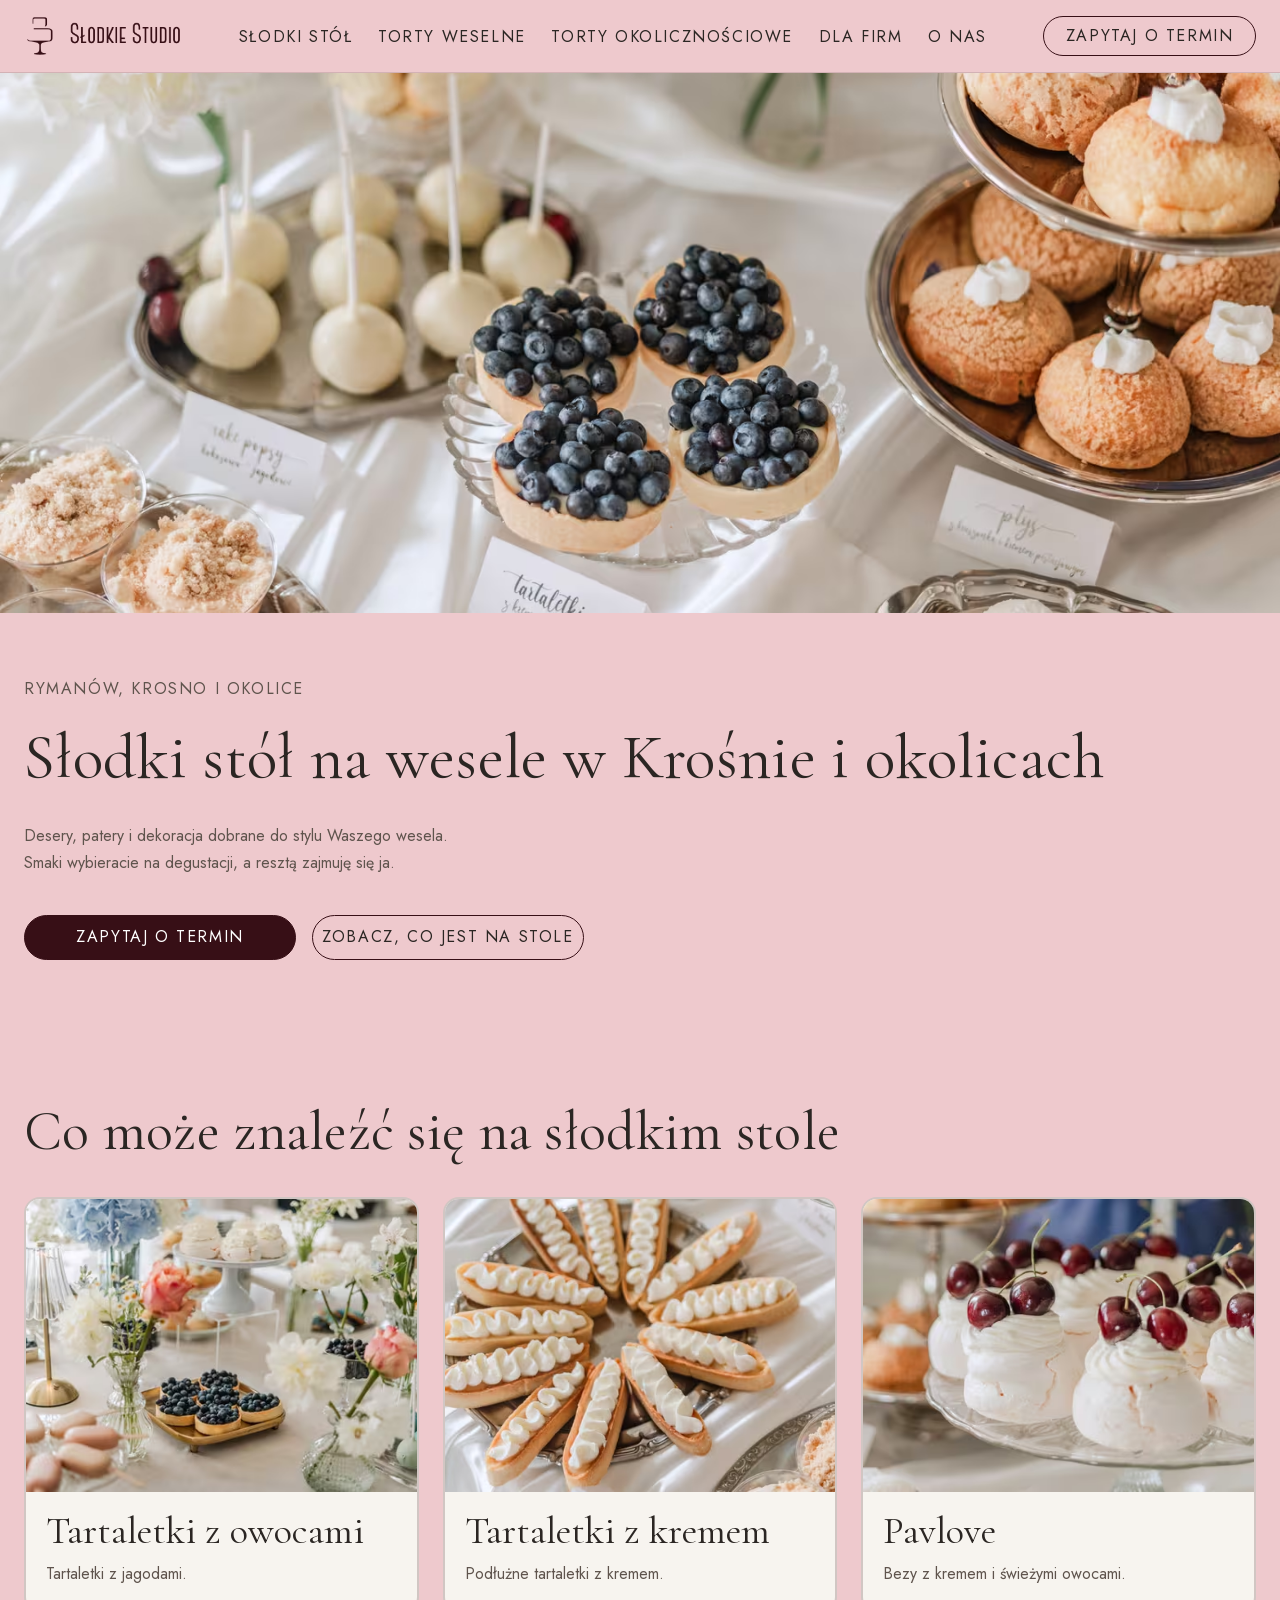
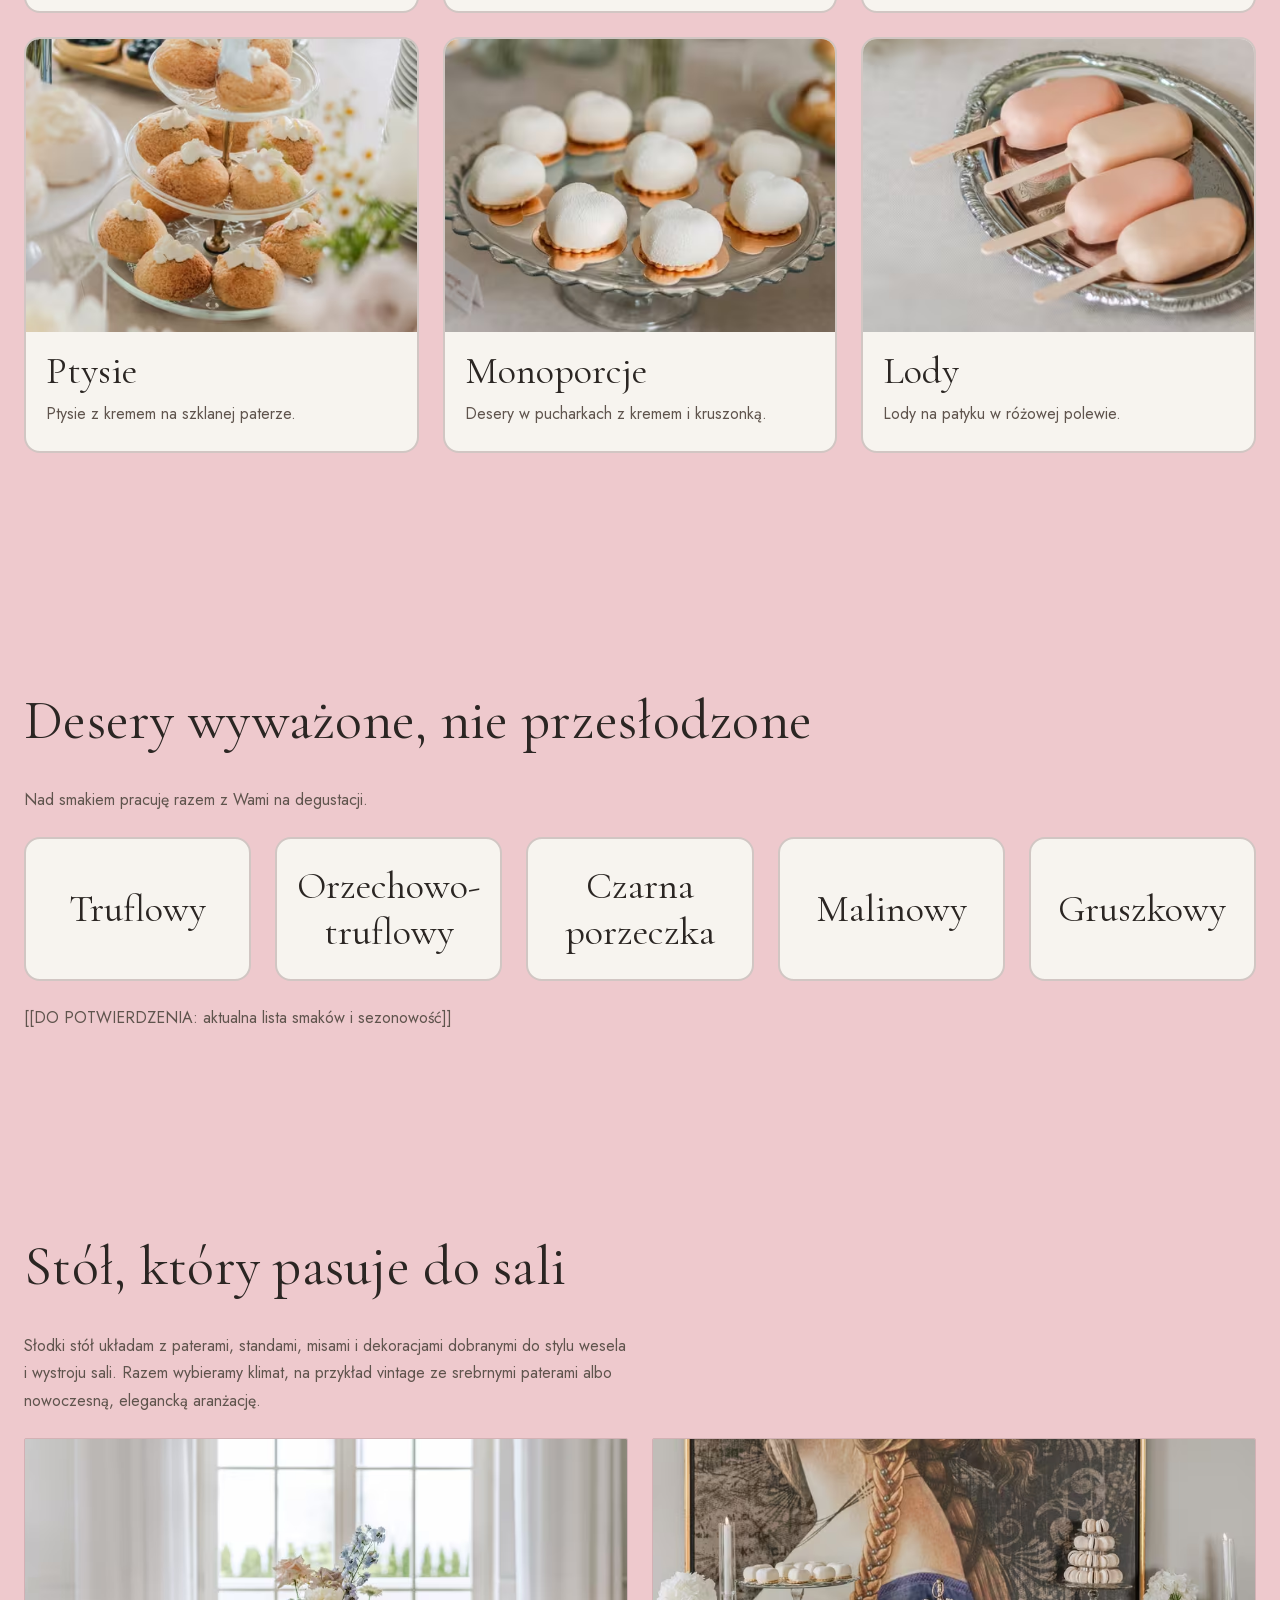
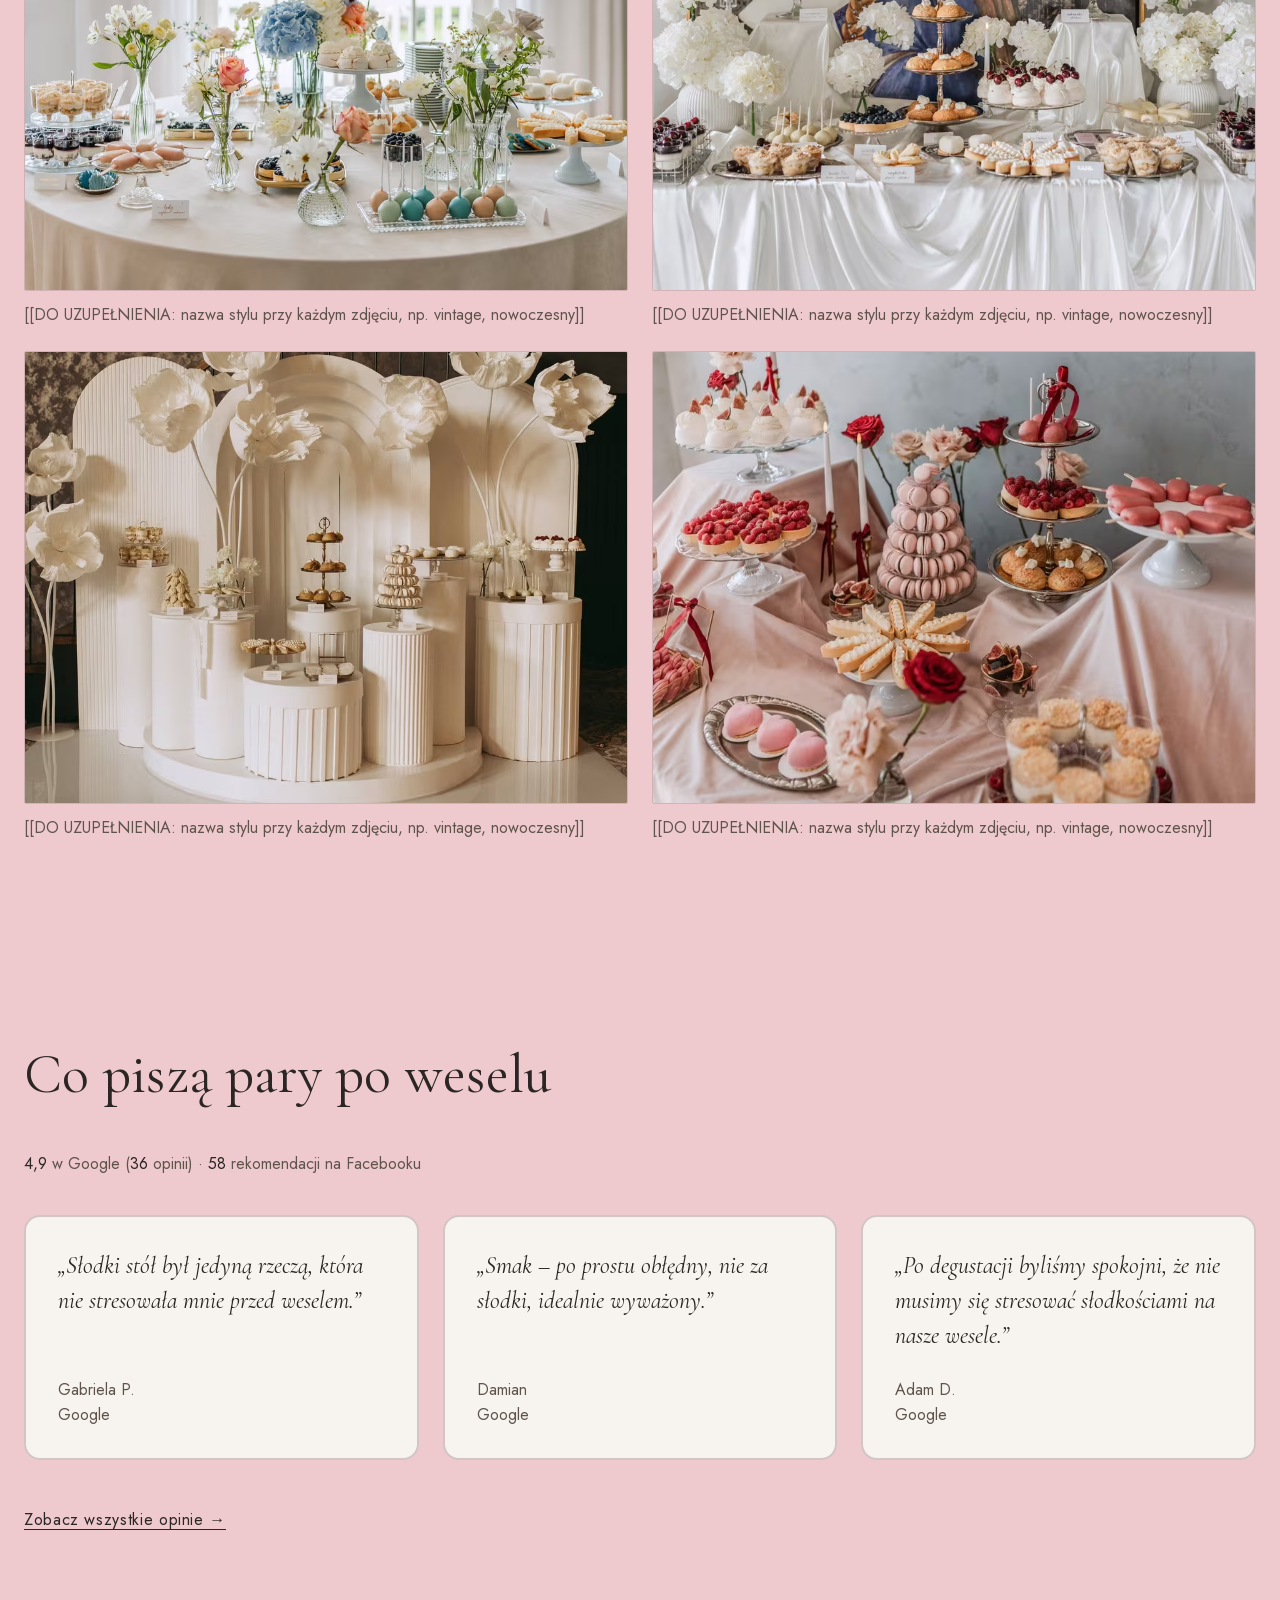
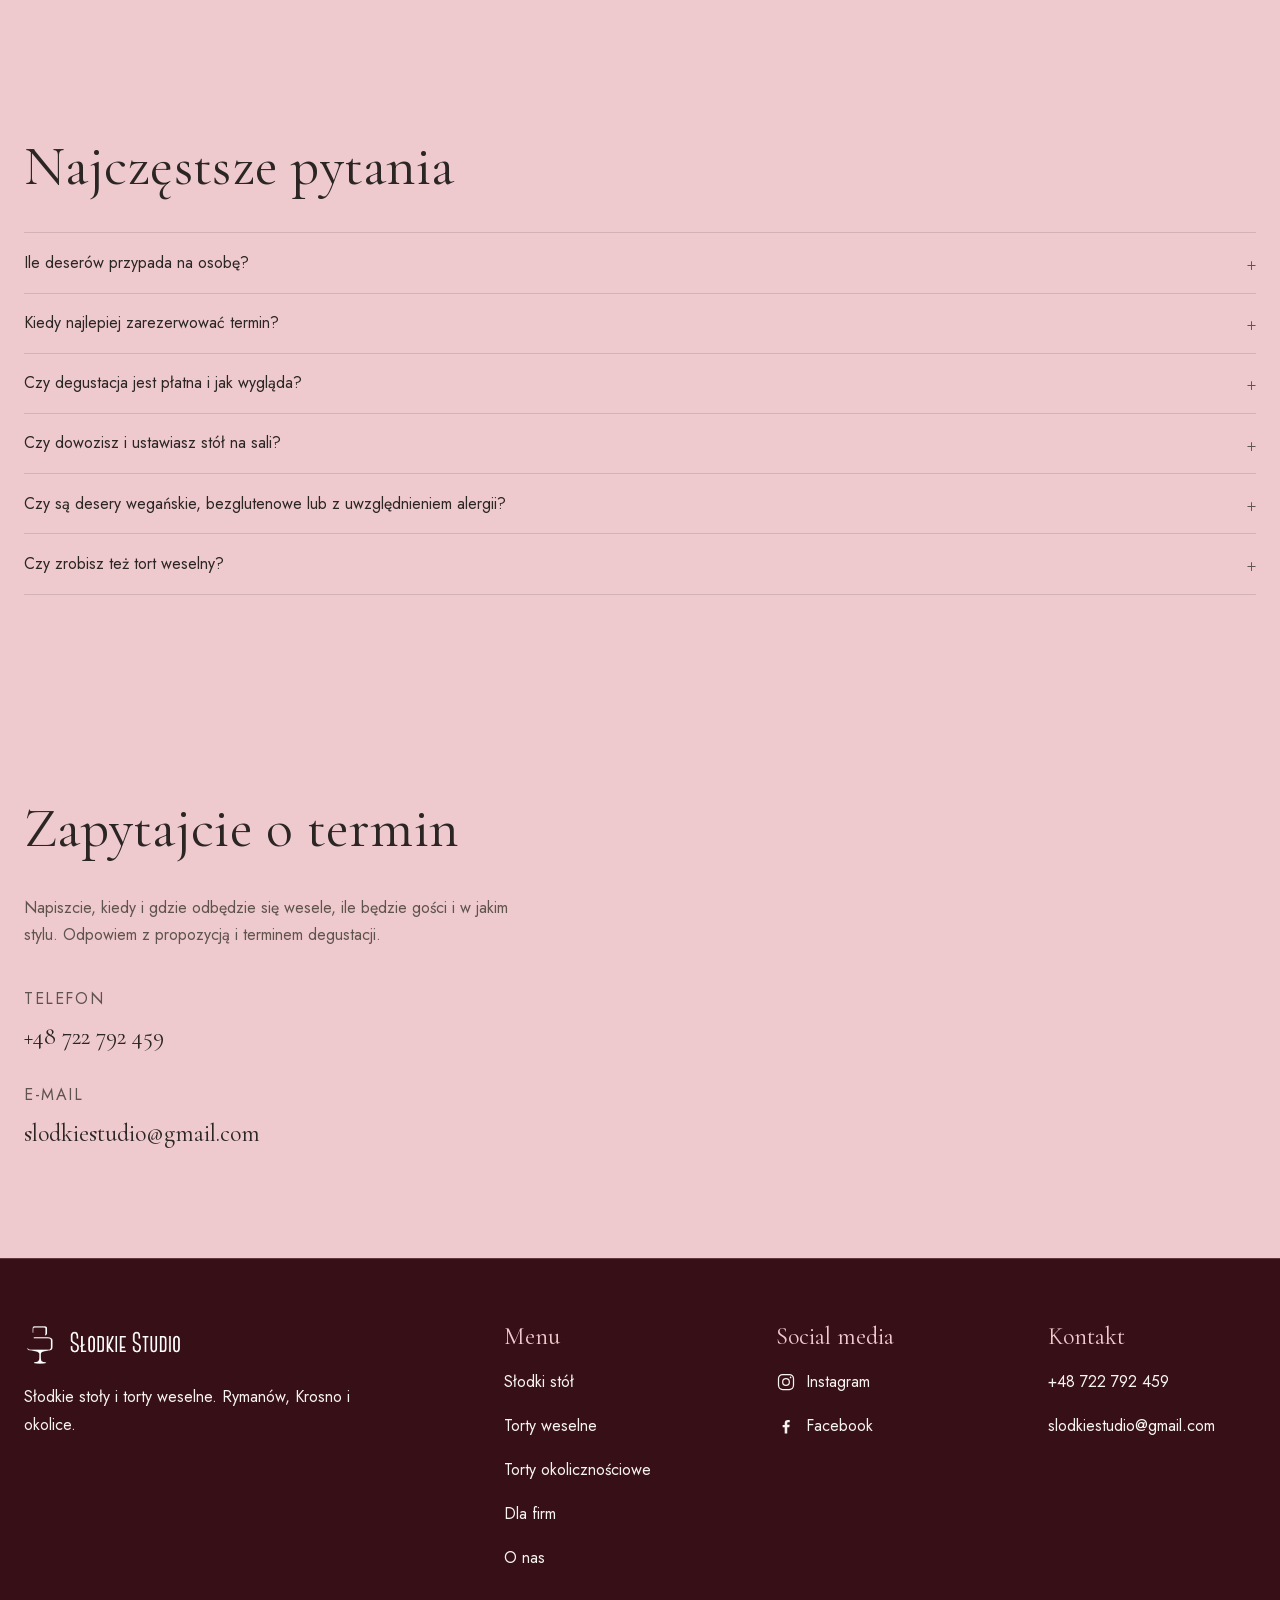
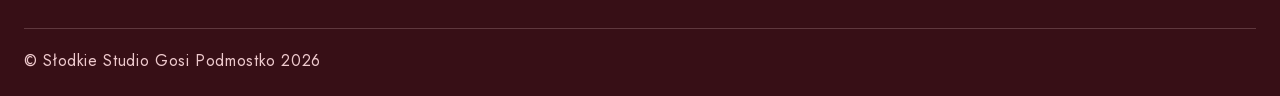
<file: slodki-stol/index.html>
<!DOCTYPE html>
<html lang="pl">
    <head>
        <meta charset="UTF-8">
        <meta name="viewport" content="width=device-width, initial-scale=1.0">
        <title>Słodki stół na wesele w Krośnie i Rymanowie | Słodkie Studio</title>
        <meta name="description" content="Słodkie stoły weselne w Rymanowie, Krośnie i okolicach: tartaletki, pavlove, ptysie, monoporcje. Degustacja, dobór smaków i dekoracji, dowóz. Zapytaj o termin.">
        <link rel="canonical" href="/slodki-stol">
        <!-- TODO: po ustaleniu docelowej domeny podać ją w canonical i og:url -->
        <meta property="og:type" content="website">
        <meta property="og:title" content="Słodki stół na wesele w Krośnie i Rymanowie | Słodkie Studio">
        <meta property="og:description" content="Słodkie stoły weselne w Rymanowie, Krośnie i okolicach: tartaletki, pavlove, ptysie, monoporcje. Degustacja, dobór smaków i dekoracji, dowóz. Zapytaj o termin.">
        <meta property="og:image" content="/img/slodki-stol-hero-1440.jpg">
        <meta property="og:image:alt" content="Słodki stół z tartaletkami, cake popsami i deserami na weselu">
        <meta property="og:url" content="/slodki-stol">
        <meta property="og:site_name" content="Słodkie Studio">
        <link rel="icon" type="image/svg+xml" href="/logo/favicon.svg">
        <link rel="icon" type="image/png" sizes="32x32" href="/logo/favicon-32.png">
        <link rel="icon" type="image/x-icon" href="/logo/favicon.ico">
        <link rel="apple-touch-icon" sizes="180x180" href="/logo/apple-touch-icon.png">


        <link rel="preload" href="/fonts/cormorant-garamond-latin.woff2" as="font" type="font/woff2" crossorigin>
        <link rel="preload" href="/fonts/cormorant-garamond-latin-ext.woff2" as="font" type="font/woff2" crossorigin>

        <link rel="stylesheet" href="/css/tokens.css">
        <link rel="stylesheet" href="/css/styles.css">
        <link rel="stylesheet" href="/css/slodki-stol.css">
        <script src="/components.js" defer></script>
        <script src="/index.js" defer></script>
    </head>
    <body>
        <site-header></site-header>
        <main class="main ss-page">

            <section id="hero" class="section ss-hero" aria-labelledby="ss-hero-title">
                <div class="ss-hero-media">
                    <picture>
                        <source type="image/avif"
                                srcset="/img/slodki-stol-hero-960.avif 960w, /img/slodki-stol-hero-1440.avif 1440w, /img/slodki-stol-hero-1920.avif 1920w"
                                sizes="(min-width: 1498px) 1498px, 100vw">
                        <source type="image/webp"
                                srcset="/img/slodki-stol-hero-960.webp 960w, /img/slodki-stol-hero-1440.webp 1440w, /img/slodki-stol-hero-1920.webp 1920w"
                                sizes="(min-width: 1498px) 1498px, 100vw">
                        <img src="/img/slodki-stol-hero-1440.jpg" width="1440" height="957" alt="Słodki stół z tartaletkami z jagodami, cake popsami i deserami na weselu" fetchpriority="high" decoding="async">
                    </picture>
                </div>
                <div class="ss-hero-content">
                    <p class="ss-eyebrow">Rymanów, Krosno i&nbsp;okolice</p>
                    <h1 id="ss-hero-title" class="ss-hero-title">Słodki stół na wesele w&nbsp;Krośnie i&nbsp;okolicach</h1>
                    <p class="ss-hero-lead">Desery, patery i&nbsp;dekoracja dobrane do stylu Waszego wesela. Smaki wybieracie na degustacji, a&nbsp;resztą zajmuję się ja.</p>
                    <div class="ss-hero-actions">
                        <a href="#kontakt" class="btn btn-solid">Zapytaj o termin</a>
                        <a href="#co-na-stole" class="btn btn-outline">Zobacz, co jest na stole</a>
                    </div>
                </div>
            </section>

            <section id="co-na-stole" class="section ss-section" aria-labelledby="ss-menu-title">
                <div class="ss-inner">
                    <h2 id="ss-menu-title" class="ss-title">Co może znaleźć się na słodkim stole</h2>
                    <ul class="ss-cards ss-dessert-cards">
                        <li class="ss-card">
                            <div class="ss-card-media">
                                <picture>
                                    <source type="image/avif"
                                            srcset="/img/offer-480.avif 480w, /img/offer-800.avif 800w, /img/offer-1200.avif 1200w"
                                            sizes="(min-width: 900px) 33vw, (min-width: 640px) 50vw, 100vw">
                                    <source type="image/webp"
                                            srcset="/img/offer-480.webp 480w, /img/offer-800.webp 800w, /img/offer-1200.webp 1200w"
                                            sizes="(min-width: 900px) 33vw, (min-width: 640px) 50vw, 100vw">
                                    <img src="/img/offer-800.jpg" width="1200" height="790" alt="Tartaletki z owocami i kwiaty na słodkim stole" loading="lazy" decoding="async">
                                </picture>
                            </div>
                            <h3 class="ss-card-title">Tartaletki z owocami</h3>
                            <p class="ss-card-text">Tartaletki z&nbsp;jagodami.</p>
                        </li>
                        <li class="ss-card">
                            <div class="ss-card-media">
                                <picture>
                                    <source type="image/avif"
                                            srcset="/img/tartaletki-z-kremem-480.avif 480w, /img/tartaletki-z-kremem-800.avif 800w, /img/tartaletki-z-kremem-1200.avif 1200w"
                                            sizes="(min-width: 900px) 33vw, (min-width: 640px) 50vw, 100vw">
                                    <source type="image/webp"
                                            srcset="/img/tartaletki-z-kremem-480.webp 480w, /img/tartaletki-z-kremem-800.webp 800w, /img/tartaletki-z-kremem-1200.webp 1200w"
                                            sizes="(min-width: 900px) 33vw, (min-width: 640px) 50vw, 100vw">
                                    <img src="/img/tartaletki-z-kremem-800.jpg" width="800" height="598" alt="Tartaletki z kremem na srebrnej tacy" loading="lazy" decoding="async">
                                </picture>
                            </div>
                            <h3 class="ss-card-title">Tartaletki z kremem</h3>
                            <p class="ss-card-text">Podłużne tartaletki z&nbsp;kremem.</p>
                        </li>
                        <li class="ss-card">
                            <div class="ss-card-media">
                                <picture>
                                    <source type="image/avif"
                                            srcset="/img/pavlova-480.avif 480w, /img/pavlova-800.avif 800w, /img/pavlova-1200.avif 1200w"
                                            sizes="(min-width: 900px) 33vw, (min-width: 640px) 50vw, 100vw">
                                    <source type="image/webp"
                                            srcset="/img/pavlova-480.webp 480w, /img/pavlova-800.webp 800w, /img/pavlova-1200.webp 1200w"
                                            sizes="(min-width: 900px) 33vw, (min-width: 640px) 50vw, 100vw">
                                    <img src="/img/pavlova-800.jpg" width="800" height="600" alt="Pavlove z kremem i wiśniami na szklanej paterze" loading="lazy" decoding="async">
                                </picture>
                            </div>
                            <h3 class="ss-card-title">Pavlove</h3>
                            <p class="ss-card-text">Bezy z&nbsp;kremem i&nbsp;świeżymi owocami.</p>
                        </li>
                        <li class="ss-card">
                            <div class="ss-card-media">
                                <picture>
                                    <source type="image/avif"
                                            srcset="/img/ptysie-480.avif 480w, /img/ptysie-800.avif 800w, /img/ptysie-1200.avif 1200w"
                                            sizes="(min-width: 900px) 33vw, (min-width: 640px) 50vw, 100vw">
                                    <source type="image/webp"
                                            srcset="/img/ptysie-480.webp 480w, /img/ptysie-800.webp 800w, /img/ptysie-1200.webp 1200w"
                                            sizes="(min-width: 900px) 33vw, (min-width: 640px) 50vw, 100vw">
                                    <img src="/img/ptysie-800.jpg" width="800" height="600" alt="Ptysie z kremem na szklanej, piętrowej paterze" loading="lazy" decoding="async">
                                </picture>
                            </div>
                            <h3 class="ss-card-title">Ptysie</h3>
                            <p class="ss-card-text">Ptysie z&nbsp;kremem na&nbsp;szklanej paterze.</p>
                        </li>
                        <li class="ss-card">
                            <div class="ss-card-media">
                                <picture>
                                    <source type="image/avif"
                                            srcset="/img/monoporcje-480.avif 480w, /img/monoporcje-800.avif 800w, /img/monoporcje-1200.avif 1200w"
                                            sizes="(min-width: 900px) 33vw, (min-width: 640px) 50vw, 100vw">
                                    <source type="image/webp"
                                            srcset="/img/monoporcje-480.webp 480w, /img/monoporcje-800.webp 800w, /img/monoporcje-1200.webp 1200w"
                                            sizes="(min-width: 900px) 33vw, (min-width: 640px) 50vw, 100vw">
                                    <img src="/img/monoporcje-800.jpg" width="800" height="600" alt="Monoporcje na szklanej paterze" loading="lazy" decoding="async">
                                </picture>
                            </div>
                            <h3 class="ss-card-title">Monoporcje</h3>
                            <p class="ss-card-text">Desery w&nbsp;pucharkach z&nbsp;kremem i&nbsp;kruszonką.</p>
                        </li>
                        <li class="ss-card">
                            <div class="ss-card-media">
                                <picture>
                                    <source type="image/avif"
                                            srcset="/img/lody-480.avif 480w, /img/lody-800.avif 800w, /img/lody-1200.avif 1200w"
                                            sizes="(min-width: 900px) 33vw, (min-width: 640px) 50vw, 100vw">
                                    <source type="image/webp"
                                            srcset="/img/lody-480.webp 480w, /img/lody-800.webp 800w, /img/lody-1200.webp 1200w"
                                            sizes="(min-width: 900px) 33vw, (min-width: 640px) 50vw, 100vw">
                                    <img src="/img/lody-800.jpg" width="800" height="600" alt="Lody na patyczkach na srebrnej tacy" loading="lazy" decoding="async">
                                </picture>
                            </div>
                            <h3 class="ss-card-title">Lody</h3>
                            <p class="ss-card-text">Lody na&nbsp;patyku w&nbsp;różowej polewie.</p>
                        </li>
                    </ul>
                </div>
            </section>

            <section id="smak" class="section ss-section" aria-labelledby="ss-taste-title">
                <div class="ss-inner">
                    <h2 id="ss-taste-title" class="ss-title">Desery wyważone, nie przesłodzone</h2>
                    <p class="ss-text">Nad smakiem pracuję razem z&nbsp;Wami na degustacji.</p>
                    <ul class="ss-taste-cards">
                        <li class="ss-taste-card"><h3 class="ss-taste-card-title">Truflowy</h3></li>
                        <li class="ss-taste-card"><h3 class="ss-taste-card-title">Orzechowo-truflowy</h3></li>
                        <li class="ss-taste-card"><h3 class="ss-taste-card-title">Czarna porzeczka</h3></li>
                        <li class="ss-taste-card"><h3 class="ss-taste-card-title">Malinowy</h3></li>
                        <li class="ss-taste-card"><h3 class="ss-taste-card-title">Gruszkowy</h3></li>
                    </ul>
                    <p class="ss-note">[[DO POTWIERDZENIA: aktualna lista smaków i sezonowość]]</p>
                </div>
            </section>

            <section id="oprawa" class="section ss-section" aria-labelledby="ss-setting-title">
                <div class="ss-inner">
                    <h2 id="ss-setting-title" class="ss-title">Stół, który pasuje do sali</h2>
                    <p class="ss-text">Słodki stół układam z&nbsp;paterami, standami, misami i&nbsp;dekoracjami dobranymi do stylu wesela i&nbsp;wystroju sali. Razem wybieramy klimat, na przykład vintage ze srebrnymi paterami albo nowoczesną, elegancką aranżację.</p>
                    <ul class="ss-gallery">
                        <li>
                            <figure class="ss-gallery-item">
                                <picture>
                                    <source type="image/avif"
                                            srcset="/img/slodki-stol-aranzacja-1-960.avif 960w, /img/slodki-stol-aranzacja-1-1440.avif 1440w, /img/slodki-stol-aranzacja-1-1920.avif 1920w"
                                            sizes="(min-width: 640px) 50vw, 100vw">
                                    <source type="image/webp"
                                            srcset="/img/slodki-stol-aranzacja-1-960.webp 960w, /img/slodki-stol-aranzacja-1-1440.webp 1440w, /img/slodki-stol-aranzacja-1-1920.webp 1920w"
                                            sizes="(min-width: 640px) 50vw, 100vw">
                                    <img src="/img/slodki-stol-aranzacja-1-1440.jpg" width="1440" height="1056" alt="Słodki stół z kwiatami i deserami przy dużym oknie w jasnej sali weselnej" loading="lazy" decoding="async">
                                </picture>
                                <figcaption>[[DO UZUPEŁNIENIA: nazwa stylu przy każdym zdjęciu, np. vintage, nowoczesny]]</figcaption>
                            </figure>
                        </li>
                        <li>
                            <figure class="ss-gallery-item">
                                <picture>
                                    <source type="image/avif"
                                            srcset="/img/slodki-stol-aranzacja-2-960.avif 960w, /img/slodki-stol-aranzacja-2-1440.avif 1440w, /img/slodki-stol-aranzacja-2-1920.avif 1920w"
                                            sizes="(min-width: 640px) 50vw, 100vw">
                                    <source type="image/webp"
                                            srcset="/img/slodki-stol-aranzacja-2-960.webp 960w, /img/slodki-stol-aranzacja-2-1440.webp 1440w, /img/slodki-stol-aranzacja-2-1920.webp 1920w"
                                            sizes="(min-width: 640px) 50vw, 100vw">
                                    <img src="/img/slodki-stol-aranzacja-2-1440.jpg" width="1440" height="929" alt="Słodki stół z deserami na tle obrazu i białej tkaniny w sali weselnej" loading="lazy" decoding="async">
                                </picture>
                                <figcaption>[[DO UZUPEŁNIENIA: nazwa stylu przy każdym zdjęciu, np. vintage, nowoczesny]]</figcaption>
                            </figure>
                        </li>
                        <li>
                            <figure class="ss-gallery-item">
                                <picture>
                                    <source type="image/avif"
                                            srcset="/img/slodki-stol-aranzacja-3-960.avif 960w, /img/slodki-stol-aranzacja-3-1440.avif 1440w, /img/slodki-stol-aranzacja-3-1920.avif 1920w"
                                            sizes="(min-width: 640px) 50vw, 100vw">
                                    <source type="image/webp"
                                            srcset="/img/slodki-stol-aranzacja-3-960.webp 960w, /img/slodki-stol-aranzacja-3-1440.webp 1440w, /img/slodki-stol-aranzacja-3-1920.webp 1920w"
                                            sizes="(min-width: 640px) 50vw, 100vw">
                                    <img src="/img/slodki-stol-aranzacja-3-1440.jpg" width="1440" height="1212" alt="Biała, nowoczesna aranżacja słodkiego stołu z dużymi papierowymi kwiatami i deserami na podestach" loading="lazy" decoding="async">
                                </picture>
                                <figcaption>[[DO UZUPEŁNIENIA: nazwa stylu przy każdym zdjęciu, np. vintage, nowoczesny]]</figcaption>
                            </figure>
                        </li>
                        <li>
                            <figure class="ss-gallery-item">
                                <picture>
                                    <source type="image/avif"
                                            srcset="/img/slodki-stol-aranzacja-4-960.avif 960w, /img/slodki-stol-aranzacja-4-1440.avif 1440w, /img/slodki-stol-aranzacja-4-1920.avif 1920w"
                                            sizes="(min-width: 640px) 50vw, 100vw">
                                    <source type="image/webp"
                                            srcset="/img/slodki-stol-aranzacja-4-960.webp 960w, /img/slodki-stol-aranzacja-4-1440.webp 1440w, /img/slodki-stol-aranzacja-4-1920.webp 1920w"
                                            sizes="(min-width: 640px) 50vw, 100vw">
                                    <img src="/img/slodki-stol-aranzacja-4-1440.jpg" width="1440" height="948" alt="Słodki stół z makaronikami, tartaletkami i deserami w różowej aranżacji na tkaninie" loading="lazy" decoding="async">
                                </picture>
                                <figcaption>[[DO UZUPEŁNIENIA: nazwa stylu przy każdym zdjęciu, np. vintage, nowoczesny]]</figcaption>
                            </figure>
                        </li>
                    </ul>
                </div>
            </section>

            <section id="opinie" class="section reviews" aria-labelledby="ss-reviews-title">
                <div class="reviews-inner">
                    <header class="reviews-head">
                        <h2 id="ss-reviews-title" class="reviews-title">Co piszą pary po weselu</h2>
                    </header>
                    <div class="reviews-summary">
                        <p class="reviews-summary-line"><span class="reviews-stat">4,9</span> w&nbsp;Google (<span class="reviews-stat">36</span> opinii) · <span class="reviews-stat">58</span> rekomendacji na&nbsp;Facebooku</p>
                    </div>
                    <ul class="reviews-list">
                        <li>
                            <figure class="review-card">
                                <blockquote class="review-quote"><p>„Słodki stół był jedyną rzeczą, która nie stresowała mnie przed weselem.”</p></blockquote>
                                <figcaption class="review-meta">
                                    <span class="review-author">Gabriela P.</span>
                                    <span class="review-detail">Google</span>
                                </figcaption>
                            </figure>
                        </li>
                        <li>
                            <figure class="review-card">
                                <blockquote class="review-quote"><p>„Smak – po prostu obłędny, nie za słodki, idealnie wyważony.”</p></blockquote>
                                <figcaption class="review-meta">
                                    <span class="review-author">Damian</span>
                                    <span class="review-detail">Google</span>
                                </figcaption>
                            </figure>
                        </li>
                        <li>
                            <figure class="review-card">
                                <blockquote class="review-quote"><p>„Po degustacji byliśmy spokojni, że nie musimy się stresować słodkościami na nasze wesele.”</p></blockquote>
                                <figcaption class="review-meta">
                                    <span class="review-author">Adam D.</span>
                                    <span class="review-detail">Google</span>
                                </figcaption>
                            </figure>
                        </li>
                    </ul>
                    <a class="reviews-all" href="/opinie">Zobacz wszystkie opinie →</a>
                </div>
            </section>

            <section id="faq" class="section ss-section" aria-labelledby="ss-faq-title">
                <div class="ss-inner">
                    <h2 id="ss-faq-title" class="ss-title">Najczęstsze pytania</h2>
                    <div class="ss-faq">
                        <details class="ss-faq-item">
                            <summary class="ss-faq-question">Ile deserów przypada na osobę?</summary>
                            <div class="ss-faq-answer"><p>[[DO POTWIERDZENIA]]</p></div>
                        </details>
                        <details class="ss-faq-item">
                            <summary class="ss-faq-question">Kiedy najlepiej zarezerwować termin?</summary>
                            <div class="ss-faq-answer"><p>[[DO POTWIERDZENIA]]</p></div>
                        </details>
                        <details class="ss-faq-item">
                            <summary class="ss-faq-question">Czy degustacja jest płatna i jak wygląda?</summary>
                            <div class="ss-faq-answer"><p>Możecie spróbować monoporcji i&nbsp;tortów. [[DO POTWIERDZENIA: płatność, termin, liczba osób]]</p></div>
                        </details>
                        <details class="ss-faq-item">
                            <summary class="ss-faq-question">Czy dowozisz i ustawiasz stół na sali?</summary>
                            <div class="ss-faq-answer"><p>Tak, dowożę i&nbsp;układam stół na miejscu. [[DO POTWIERDZENIA: zasięg i koszt]]</p></div>
                        </details>
                        <details class="ss-faq-item">
                            <summary class="ss-faq-question">Czy są desery wegańskie, bezglutenowe lub z uwzględnieniem alergii?</summary>
                            <div class="ss-faq-answer"><p>[[DO POTWIERDZENIA]]</p></div>
                        </details>
                        <details class="ss-faq-item">
                            <summary class="ss-faq-question">Czy zrobisz też tort weselny?</summary>
                            <div class="ss-faq-answer"><p>Tak, tort i&nbsp;słodki stół mogą tworzyć spójną całość. <a href="/torty-weselne">Zobacz tort weselny</a>.</p></div>
                        </details>
                    </div>
                </div>
            </section>

            <span id="contact" aria-hidden="true"></span>
            <section id="kontakt" class="section contact" aria-labelledby="ss-contact-title">
                <div class="contact-inner">
                    <h2 id="ss-contact-title" class="contact-title">Zapytajcie o termin</h2>
                    <p class="contact-lead">Napiszcie, kiedy i&nbsp;gdzie odbędzie się wesele, ile będzie gości i&nbsp;w&nbsp;jakim stylu. Odpowiem z&nbsp;propozycją i&nbsp;terminem degustacji.</p>
                    <dl class="contact-details">
                        <div class="contact-row">
                            <dt class="contact-label">Telefon</dt>
                            <dd class="contact-value"><a href="tel:+48722792459">+48 722 792 459</a></dd>
                        </div>
                        <div class="contact-row">
                            <dt class="contact-label">E-mail</dt>
                            <dd class="contact-value"><a href="mailto:slodkiestudio@gmail.com">slodkiestudio@gmail.com</a></dd>
                        </div>
                    </dl>
                </div>
            </section>

        </main>
        <site-footer></site-footer>
    </body>
</html>
</file>
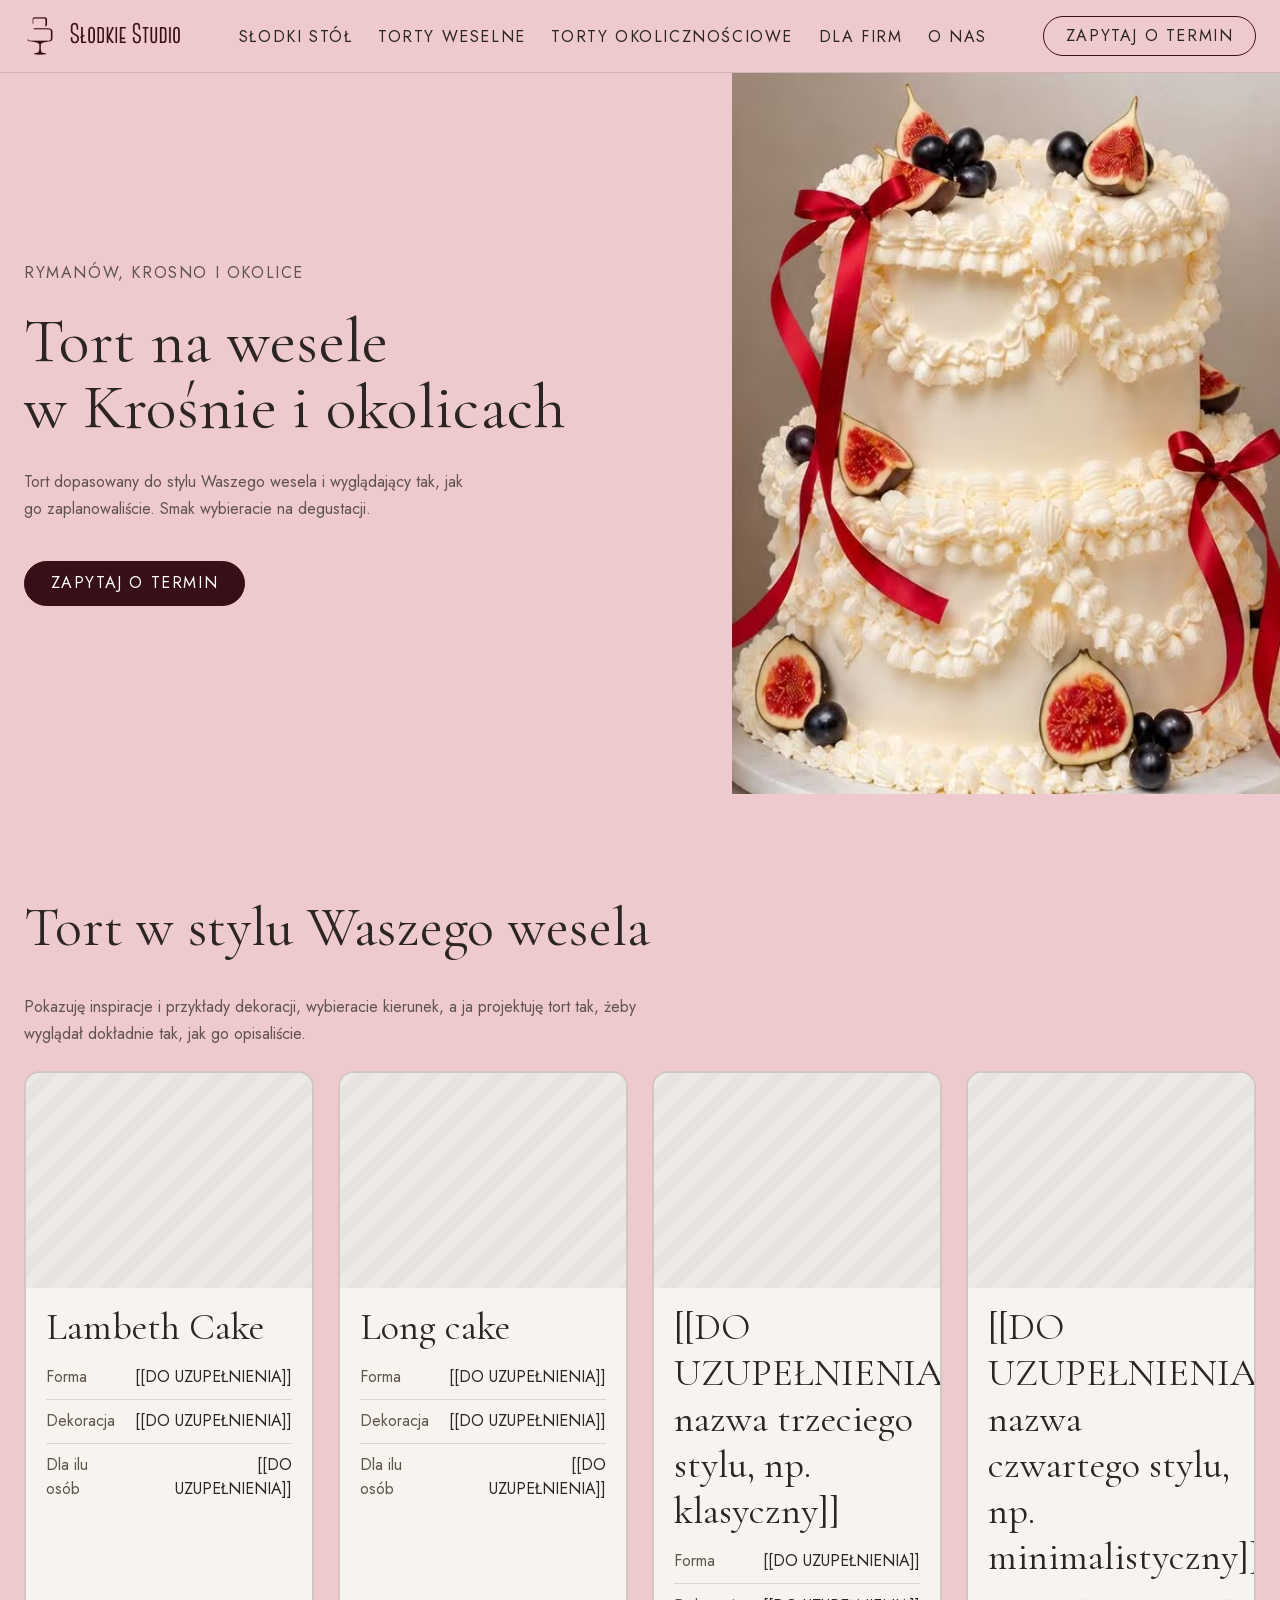
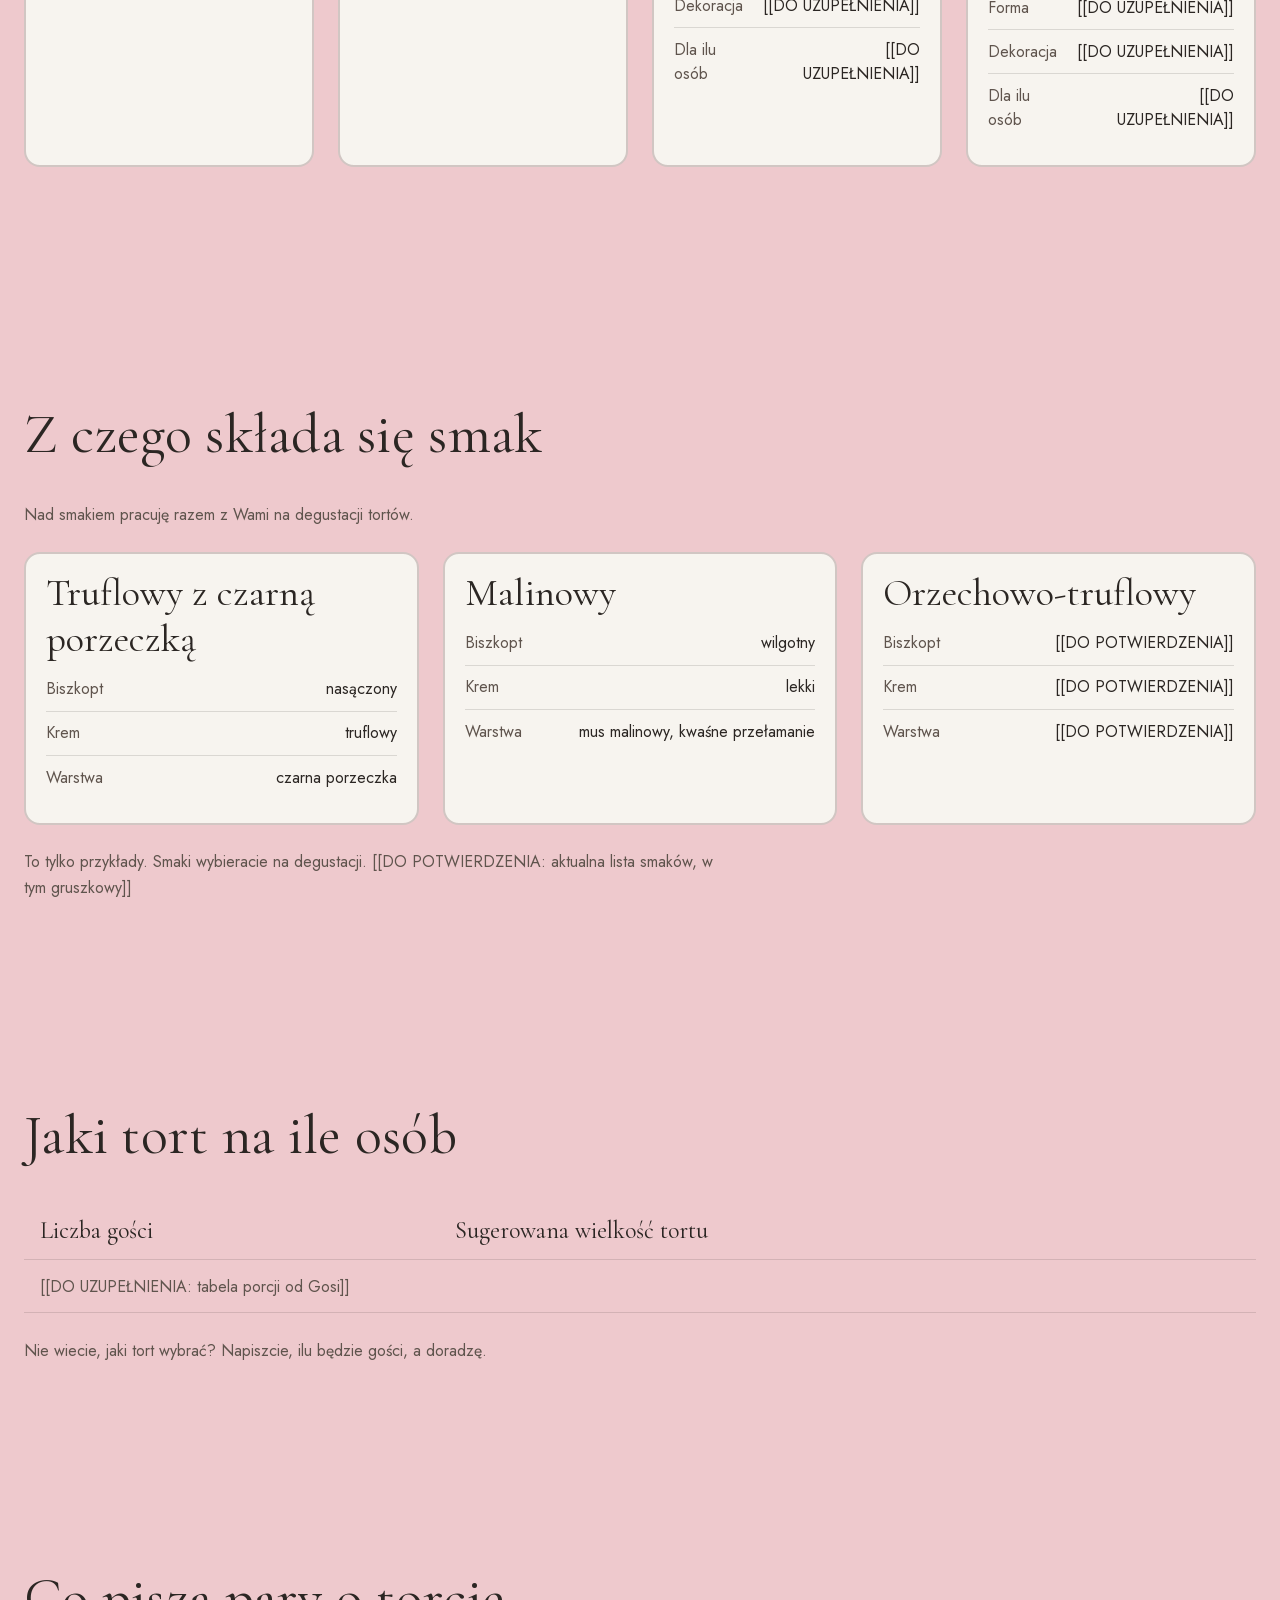
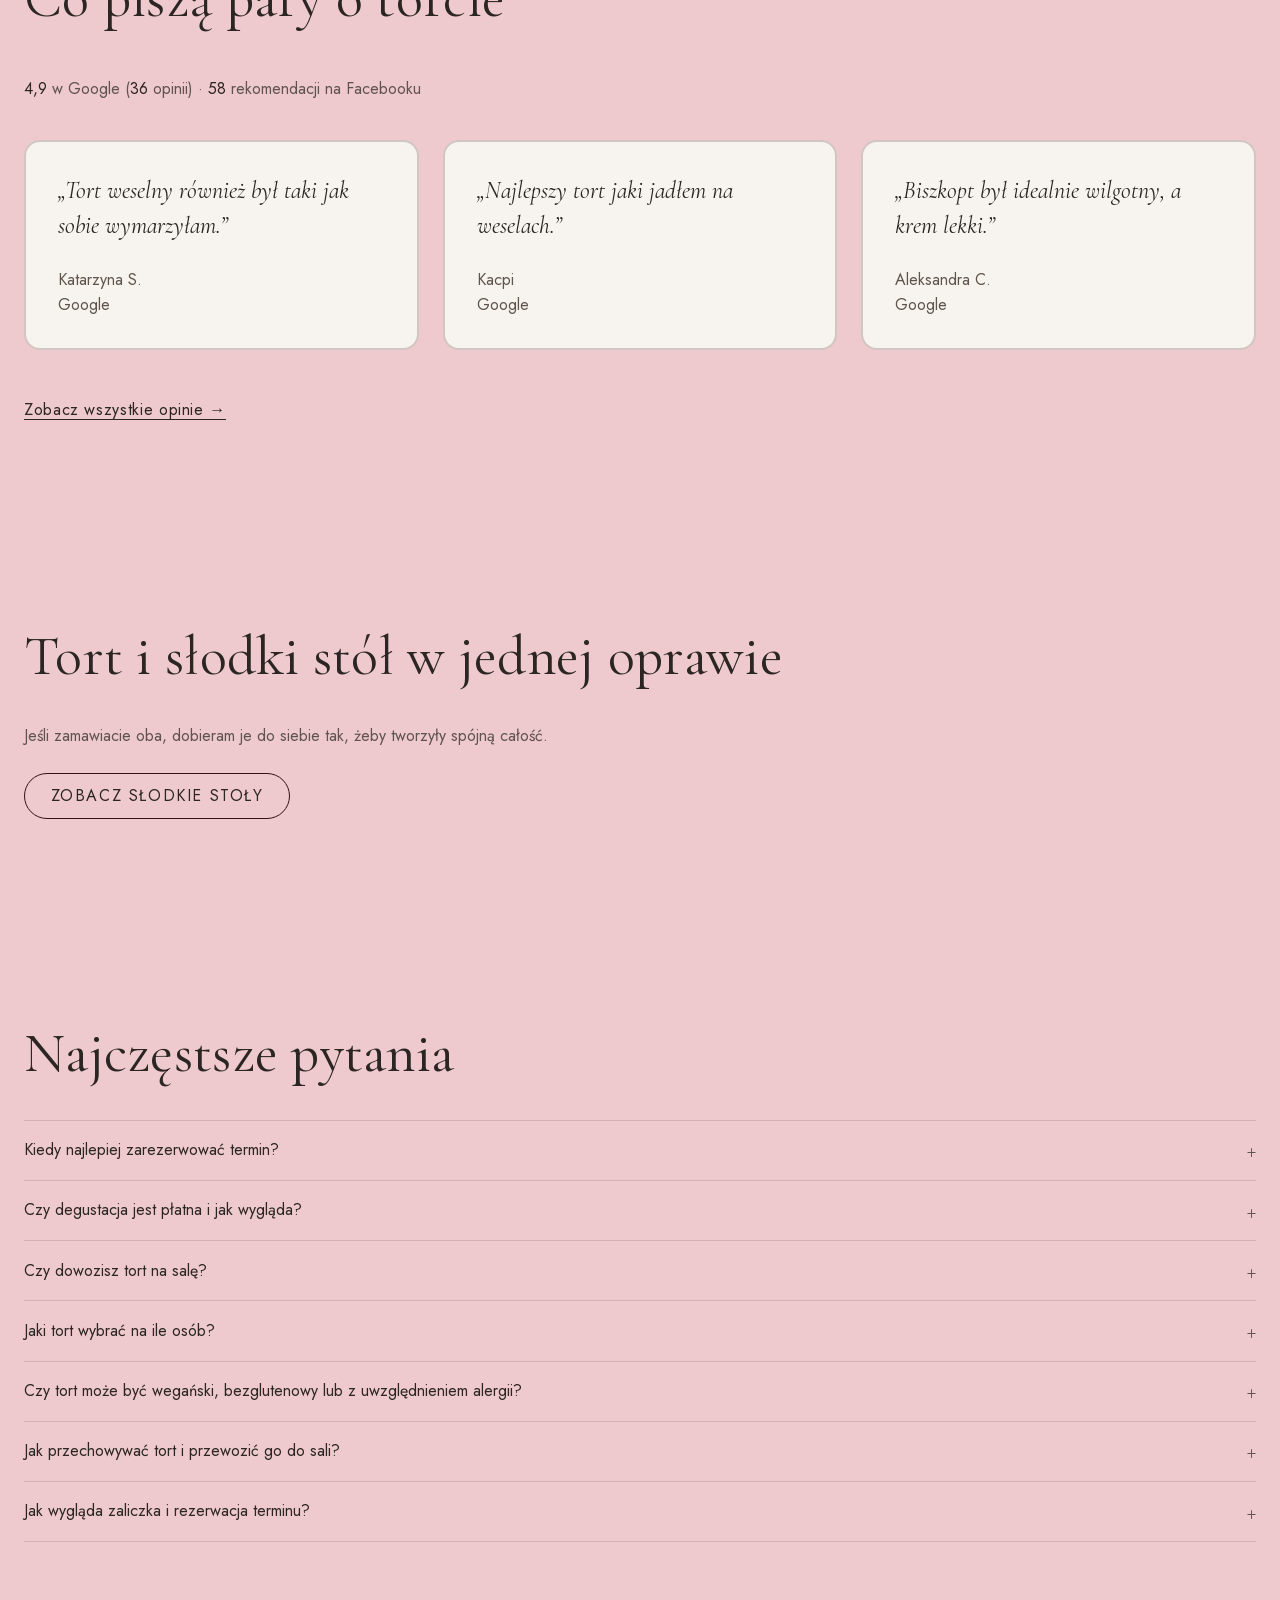
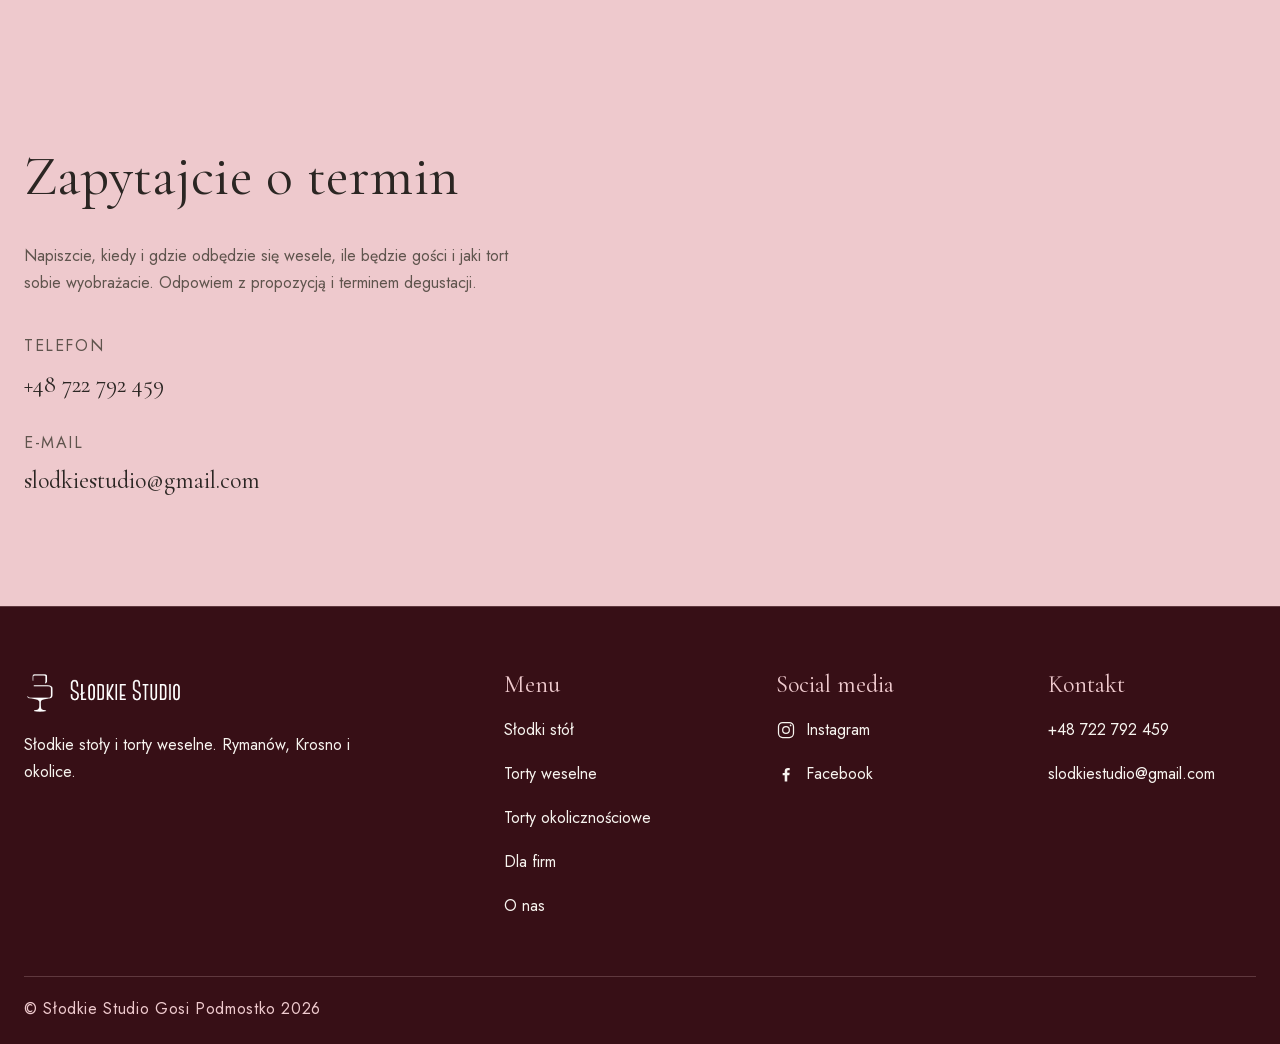
<file: torty-weselne/index.html>
<!DOCTYPE html>
<html lang="pl">
    <head>
        <meta charset="UTF-8">
        <meta name="viewport" content="width=device-width, initial-scale=1.0">
        <title>Tort weselny w Krośnie i Rymanowie | Słodkie Studio</title>
        <meta name="description" content="Torty weselne w Rymanowie, Krośnie i okolicach: projekt według Waszych inspiracji, degustacja tortów, dowóz. Zapytaj o termin.">
        <link rel="canonical" href="/torty-weselne">
        <!-- TODO: po ustaleniu docelowej domeny podać ją w canonical i og:url; docelowo podmienić og:image na zdjęcie hero -->
        <meta property="og:type" content="website">
        <meta property="og:title" content="Tort weselny w Krośnie i Rymanowie | Słodkie Studio">
        <meta property="og:description" content="Torty weselne w Rymanowie, Krośnie i okolicach: projekt według Waszych inspiracji, degustacja tortów, dowóz. Zapytaj o termin.">
        <meta property="og:image" content="/img/offer-800.jpg">
        <meta property="og:image:alt" content="Tort weselny Słodkie Studio">
        <meta property="og:url" content="/torty-weselne">
        <meta property="og:site_name" content="Słodkie Studio">
        <link rel="icon" type="image/svg+xml" href="/logo/favicon.svg">
        <link rel="icon" type="image/png" sizes="32x32" href="/logo/favicon-32.png">
        <link rel="icon" type="image/x-icon" href="/logo/favicon.ico">
        <link rel="apple-touch-icon" sizes="180x180" href="/logo/apple-touch-icon.png">


        <link rel="preload" href="/fonts/cormorant-garamond-latin.woff2" as="font" type="font/woff2" crossorigin>
        <link rel="preload" href="/fonts/cormorant-garamond-latin-ext.woff2" as="font" type="font/woff2" crossorigin>

        <link rel="stylesheet" href="/css/tokens.css">
        <link rel="stylesheet" href="/css/styles.css">
        <link rel="stylesheet" href="/css/torty-weselne.css">
        <script src="/components.js" defer></script>
        <script src="/index.js" defer></script>
    </head>
    <body>
        <site-header></site-header>
        <main class="main ss-page tw-page">

            <section id="hero" class="section tw-hero" aria-labelledby="tw-hero-title">
                <div class="tw-hero-inner">
                    <div class="tw-hero-content">
                        <p class="ss-eyebrow">Rymanów, Krosno i&nbsp;okolice</p>
                        <h1 id="tw-hero-title" class="tw-hero-title">Tort na wesele w&nbsp;Krośnie i&nbsp;okolicach</h1>
                        <p class="ss-hero-lead">Tort dopasowany do stylu Waszego wesela i&nbsp;wyglądający tak, jak go zaplanowaliście. Smak wybieracie na degustacji.</p>
                        <a href="#kontakt" class="btn btn-solid">Zapytaj o termin</a>
                    </div>
                    <div class="tw-hero-media">
                        <picture>
                            <source type="image/avif"
                                    srcset="/img/torty-hero-600.avif 600w, /img/torty-hero-1200.avif 1200w"
                                    sizes="(min-width: 900px) 43vw, 100vw">
                            <source type="image/webp"
                                    srcset="/img/torty-hero-600.webp 600w, /img/torty-hero-1200.webp 1200w"
                                    sizes="(min-width: 900px) 43vw, 100vw">
                            <img src="/img/torty-hero-1200.jpg" width="1200" height="1580" alt="Dwuwarstwowy tort weselny z figami, winogronami i czerwonymi wstążkami" fetchpriority="high" decoding="async">
                        </picture>
                    </div>
                </div>
            </section>

            <section id="style" class="section ss-section" aria-labelledby="tw-style-title">
                <div class="ss-inner">
                    <h2 id="tw-style-title" class="ss-title">Tort w stylu Waszego wesela</h2>
                    <p class="ss-text">Pokazuję inspiracje i&nbsp;przykłady dekoracji, wybieracie kierunek, a&nbsp;ja projektuję tort tak, żeby wyglądał dokładnie tak, jak go opisaliście.</p>
                    <ul class="ss-cards">
                        <li class="ss-card">
                            <div class="ss-card-media">
                                <div class="ss-photo-placeholder" data-todo="Brak zdjęcia: Lambeth Cake" role="img" aria-label="Zdjęcie do uzupełnienia: Lambeth Cake"></div>
                            </div>
                            <h3 class="ss-card-title">Lambeth Cake</h3>
                            <dl class="tw-rows">
                                <div class="tw-row"><dt>Forma</dt><dd>[[DO UZUPEŁNIENIA]]</dd></div>
                                <div class="tw-row"><dt>Dekoracja</dt><dd>[[DO UZUPEŁNIENIA]]</dd></div>
                                <div class="tw-row"><dt>Dla ilu osób</dt><dd>[[DO UZUPEŁNIENIA]]</dd></div>
                            </dl>
                        </li>
                        <li class="ss-card">
                            <div class="ss-card-media">
                                <div class="ss-photo-placeholder" data-todo="Brak zdjęcia: Long cake" role="img" aria-label="Zdjęcie do uzupełnienia: Long cake"></div>
                            </div>
                            <h3 class="ss-card-title">Long cake</h3>
                            <dl class="tw-rows">
                                <div class="tw-row"><dt>Forma</dt><dd>[[DO UZUPEŁNIENIA]]</dd></div>
                                <div class="tw-row"><dt>Dekoracja</dt><dd>[[DO UZUPEŁNIENIA]]</dd></div>
                                <div class="tw-row"><dt>Dla ilu osób</dt><dd>[[DO UZUPEŁNIENIA]]</dd></div>
                            </dl>
                        </li>
                        <li class="ss-card">
                            <div class="ss-card-media">
                                <div class="ss-photo-placeholder" data-todo="Brak zdjęcia: trzeci styl" role="img" aria-label="Zdjęcie do uzupełnienia: trzeci styl tortu"></div>
                            </div>
                            <h3 class="ss-card-title">[[DO UZUPEŁNIENIA: nazwa trzeciego stylu, np. klasyczny]]</h3>
                            <dl class="tw-rows">
                                <div class="tw-row"><dt>Forma</dt><dd>[[DO UZUPEŁNIENIA]]</dd></div>
                                <div class="tw-row"><dt>Dekoracja</dt><dd>[[DO UZUPEŁNIENIA]]</dd></div>
                                <div class="tw-row"><dt>Dla ilu osób</dt><dd>[[DO UZUPEŁNIENIA]]</dd></div>
                            </dl>
                        </li>
                        <li class="ss-card">
                            <div class="ss-card-media">
                                <div class="ss-photo-placeholder" data-todo="Brak zdjęcia: czwarty styl" role="img" aria-label="Zdjęcie do uzupełnienia: czwarty styl tortu"></div>
                            </div>
                            <h3 class="ss-card-title">[[DO UZUPEŁNIENIA: nazwa czwartego stylu, np. minimalistyczny]]</h3>
                            <dl class="tw-rows">
                                <div class="tw-row"><dt>Forma</dt><dd>[[DO UZUPEŁNIENIA]]</dd></div>
                                <div class="tw-row"><dt>Dekoracja</dt><dd>[[DO UZUPEŁNIENIA]]</dd></div>
                                <div class="tw-row"><dt>Dla ilu osób</dt><dd>[[DO UZUPEŁNIENIA]]</dd></div>
                            </dl>
                        </li>
                    </ul>
                </div>
            </section>

            <section id="smaki" class="section ss-section" aria-labelledby="tw-taste-title">
                <div class="ss-inner">
                    <h2 id="tw-taste-title" class="ss-title">Z czego składa się smak</h2>
                    <p class="ss-text">Nad smakiem pracuję razem z&nbsp;Wami na degustacji tortów.</p>
                    <ul class="tw-taste-grid">
                        <li class="ss-card">
                            <h3 class="ss-card-title">Truflowy z&nbsp;czarną porzeczką</h3>
                            <dl class="tw-rows">
                                <div class="tw-row"><dt>Biszkopt</dt><dd>nasączony</dd></div>
                                <div class="tw-row"><dt>Krem</dt><dd>truflowy</dd></div>
                                <div class="tw-row"><dt>Warstwa</dt><dd>czarna porzeczka</dd></div>
                            </dl>
                        </li>
                        <li class="ss-card">
                            <h3 class="ss-card-title">Malinowy</h3>
                            <dl class="tw-rows">
                                <div class="tw-row"><dt>Biszkopt</dt><dd>wilgotny</dd></div>
                                <div class="tw-row"><dt>Krem</dt><dd>lekki</dd></div>
                                <div class="tw-row"><dt>Warstwa</dt><dd>mus malinowy, kwaśne przełamanie</dd></div>
                            </dl>
                        </li>
                        <li class="ss-card">
                            <h3 class="ss-card-title">Orzechowo-truflowy</h3>
                            <dl class="tw-rows">
                                <div class="tw-row"><dt>Biszkopt</dt><dd>[[DO POTWIERDZENIA]]</dd></div>
                                <div class="tw-row"><dt>Krem</dt><dd>[[DO POTWIERDZENIA]]</dd></div>
                                <div class="tw-row"><dt>Warstwa</dt><dd>[[DO POTWIERDZENIA]]</dd></div>
                            </dl>
                        </li>
                    </ul>
                    <p class="ss-note">To tylko przykłady. Smaki wybieracie na degustacji. [[DO POTWIERDZENIA: aktualna lista smaków, w tym gruszkowy]]</p>
                </div>
            </section>

            <section id="porcje" class="section ss-section" aria-labelledby="tw-portions-title">
                <div class="ss-inner">
                    <h2 id="tw-portions-title" class="ss-title">Jaki tort na ile osób</h2>
                    <div class="tw-table-wrap">
                        <table class="tw-table">
                            <thead>
                                <tr>
                                    <th scope="col">Liczba gości</th>
                                    <th scope="col">Sugerowana wielkość tortu</th>
                                </tr>
                            </thead>
                            <tbody>
                                <tr>
                                    <td colspan="2">[[DO UZUPEŁNIENIA: tabela porcji od Gosi]]</td>
                                </tr>
                            </tbody>
                        </table>
                    </div>
                    <p class="ss-text tw-table-note">Nie wiecie, jaki tort wybrać? Napiszcie, ilu będzie gości, a&nbsp;doradzę.</p>
                </div>
            </section>

            <section id="opinie" class="section reviews" aria-labelledby="tw-reviews-title">
                <div class="reviews-inner">
                    <header class="reviews-head">
                        <h2 id="tw-reviews-title" class="reviews-title">Co piszą pary o torcie</h2>
                    </header>
                    <div class="reviews-summary">
                        <p class="reviews-summary-line"><span class="reviews-stat">4,9</span> w&nbsp;Google (<span class="reviews-stat">36</span> opinii) · <span class="reviews-stat">58</span> rekomendacji na&nbsp;Facebooku</p>
                    </div>
                    <ul class="reviews-list">
                        <li>
                            <figure class="review-card">
                                <blockquote class="review-quote"><p>„Tort weselny również był taki jak sobie wymarzyłam.”</p></blockquote>
                                <figcaption class="review-meta">
                                    <span class="review-author">Katarzyna S.</span>
                                    <span class="review-detail">Google</span>
                                </figcaption>
                            </figure>
                        </li>
                        <li>
                            <figure class="review-card">
                                <blockquote class="review-quote"><p>„Najlepszy tort jaki jadłem na weselach.”</p></blockquote>
                                <figcaption class="review-meta">
                                    <span class="review-author">Kacpi</span>
                                    <span class="review-detail">Google</span>
                                </figcaption>
                            </figure>
                        </li>
                        <li>
                            <figure class="review-card">
                                <blockquote class="review-quote"><p>„Biszkopt był idealnie wilgotny, a krem lekki.”</p></blockquote>
                                <figcaption class="review-meta">
                                    <span class="review-author">Aleksandra C.</span>
                                    <span class="review-detail">Google</span>
                                </figcaption>
                            </figure>
                        </li>
                    </ul>
                    <a class="reviews-all" href="/#opinie">Zobacz wszystkie opinie →</a>
                </div>
            </section>

            <section id="razem" class="section ss-section" aria-labelledby="tw-together-title">
                <div class="ss-inner">
                    <h2 id="tw-together-title" class="ss-title">Tort i słodki stół w jednej oprawie</h2>
                    <p class="ss-text">Jeśli zamawiacie oba, dobieram je do siebie tak, żeby tworzyły spójną całość.</p>
                    <a href="/slodki-stol" class="btn btn-outline">Zobacz słodkie stoły</a>
                </div>
            </section>

            <section id="faq" class="section ss-section" aria-labelledby="tw-faq-title">
                <div class="ss-inner">
                    <h2 id="tw-faq-title" class="ss-title">Najczęstsze pytania</h2>
                    <div class="ss-faq">
                        <details class="ss-faq-item">
                            <summary class="ss-faq-question">Kiedy najlepiej zarezerwować termin?</summary>
                            <div class="ss-faq-answer"><p>[[DO POTWIERDZENIA]]</p></div>
                        </details>
                        <details class="ss-faq-item">
                            <summary class="ss-faq-question">Czy degustacja jest płatna i jak wygląda?</summary>
                            <div class="ss-faq-answer"><p>Możecie spróbować tortów. [[DO POTWIERDZENIA: płatność, termin, liczba osób]]</p></div>
                        </details>
                        <details class="ss-faq-item">
                            <summary class="ss-faq-question">Czy dowozisz tort na salę?</summary>
                            <div class="ss-faq-answer"><p>Tak, dowożę. [[DO POTWIERDZENIA: zasięg i koszt]]</p></div>
                        </details>
                        <details class="ss-faq-item">
                            <summary class="ss-faq-question">Jaki tort wybrać na ile osób?</summary>
                            <div class="ss-faq-answer"><p>Zobacz <a href="#porcje">tabelę porcji</a>.</p></div>
                        </details>
                        <details class="ss-faq-item">
                            <summary class="ss-faq-question">Czy tort może być wegański, bezglutenowy lub z uwzględnieniem alergii?</summary>
                            <div class="ss-faq-answer"><p>[[DO POTWIERDZENIA]]</p></div>
                        </details>
                        <details class="ss-faq-item">
                            <summary class="ss-faq-question">Jak przechowywać tort i przewozić go do sali?</summary>
                            <div class="ss-faq-answer"><p>[[DO POTWIERDZENIA]]</p></div>
                        </details>
                        <details class="ss-faq-item">
                            <summary class="ss-faq-question">Jak wygląda zaliczka i rezerwacja terminu?</summary>
                            <div class="ss-faq-answer"><p>[[DO POTWIERDZENIA]]</p></div>
                        </details>
                    </div>
                </div>
            </section>

            <span id="contact" aria-hidden="true"></span>
            <section id="kontakt" class="section contact" aria-labelledby="tw-contact-title">
                <div class="contact-inner">
                    <h2 id="tw-contact-title" class="contact-title">Zapytajcie o termin</h2>
                    <p class="contact-lead">Napiszcie, kiedy i&nbsp;gdzie odbędzie się wesele, ile będzie gości i&nbsp;jaki tort sobie wyobrażacie. Odpowiem z&nbsp;propozycją i&nbsp;terminem degustacji.</p>
                    <dl class="contact-details">
                        <div class="contact-row">
                            <dt class="contact-label">Telefon</dt>
                            <dd class="contact-value"><a href="tel:+48722792459">+48 722 792 459</a></dd>
                        </div>
                        <div class="contact-row">
                            <dt class="contact-label">E-mail</dt>
                            <dd class="contact-value"><a href="mailto:slodkiestudio@gmail.com">slodkiestudio@gmail.com</a></dd>
                        </div>
                    </dl>
                </div>
            </section>

        </main>
        <site-footer></site-footer>
    </body>
</html>
</file>
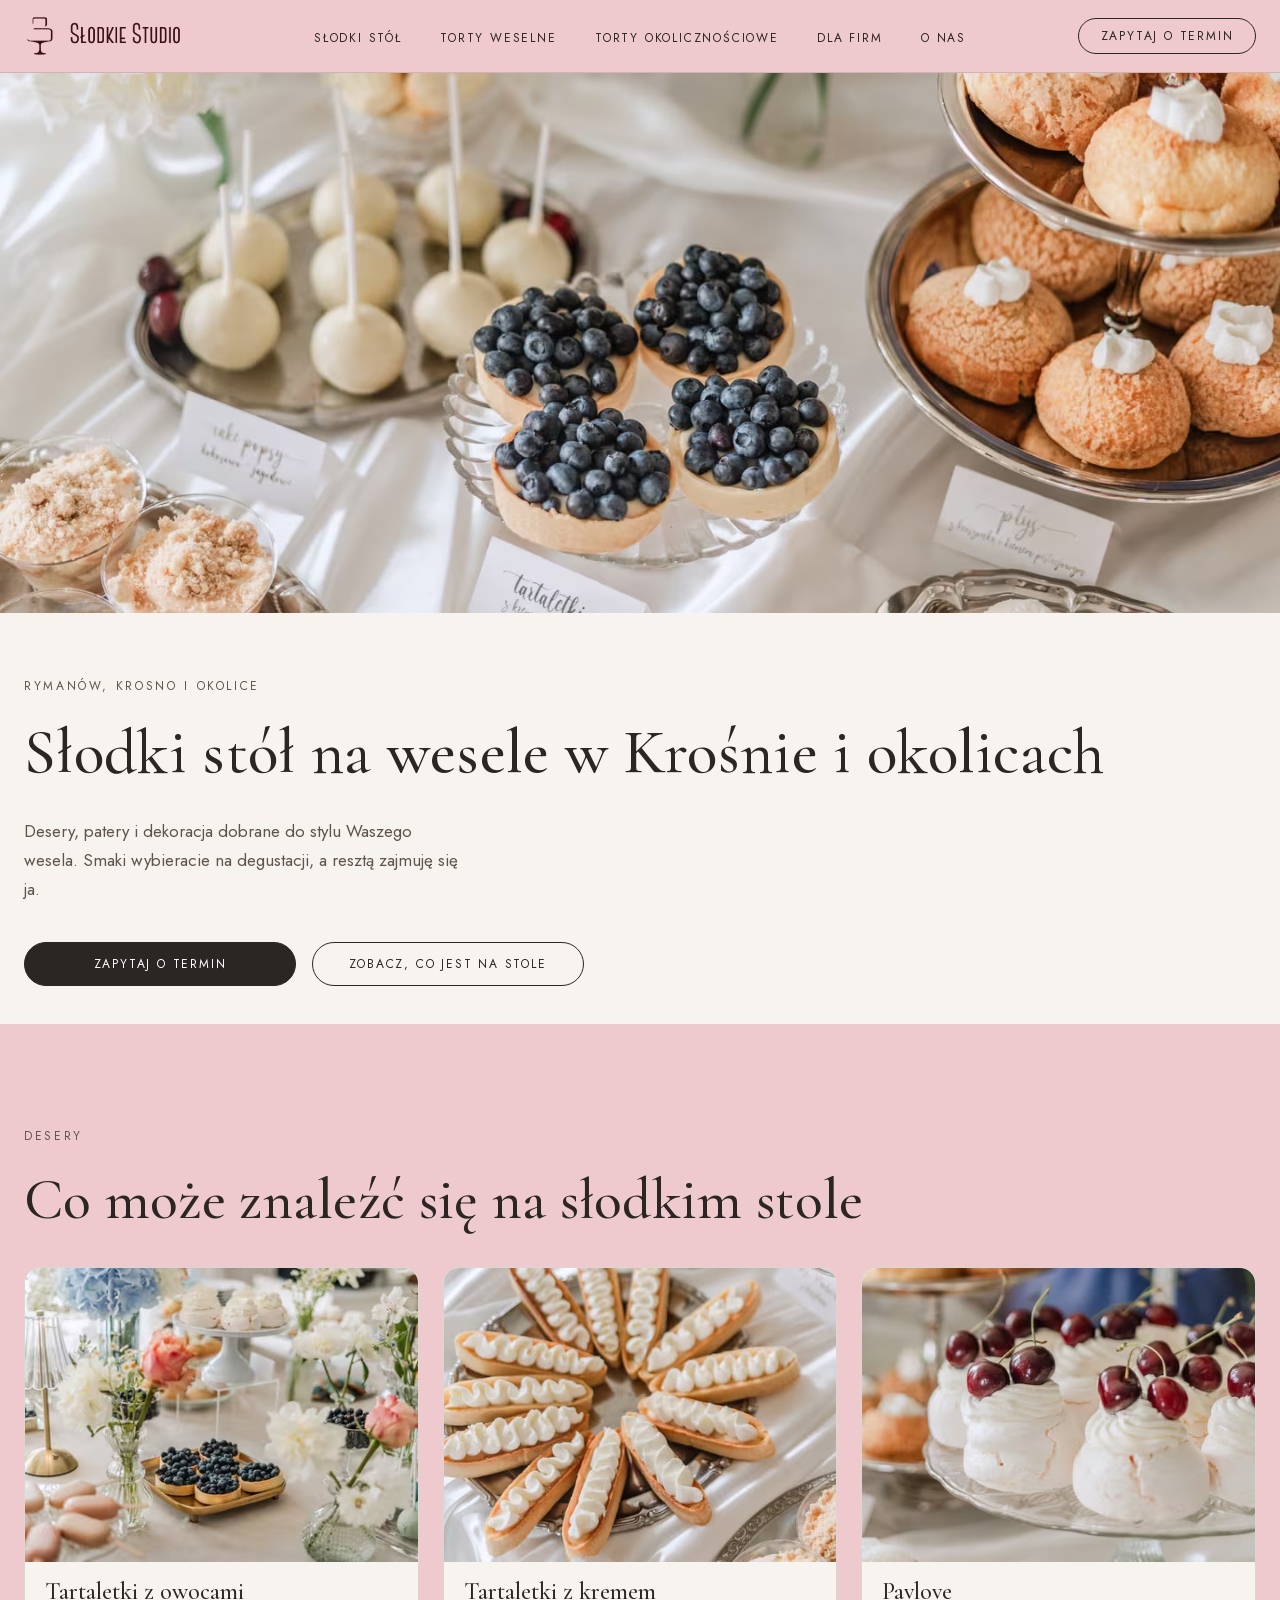
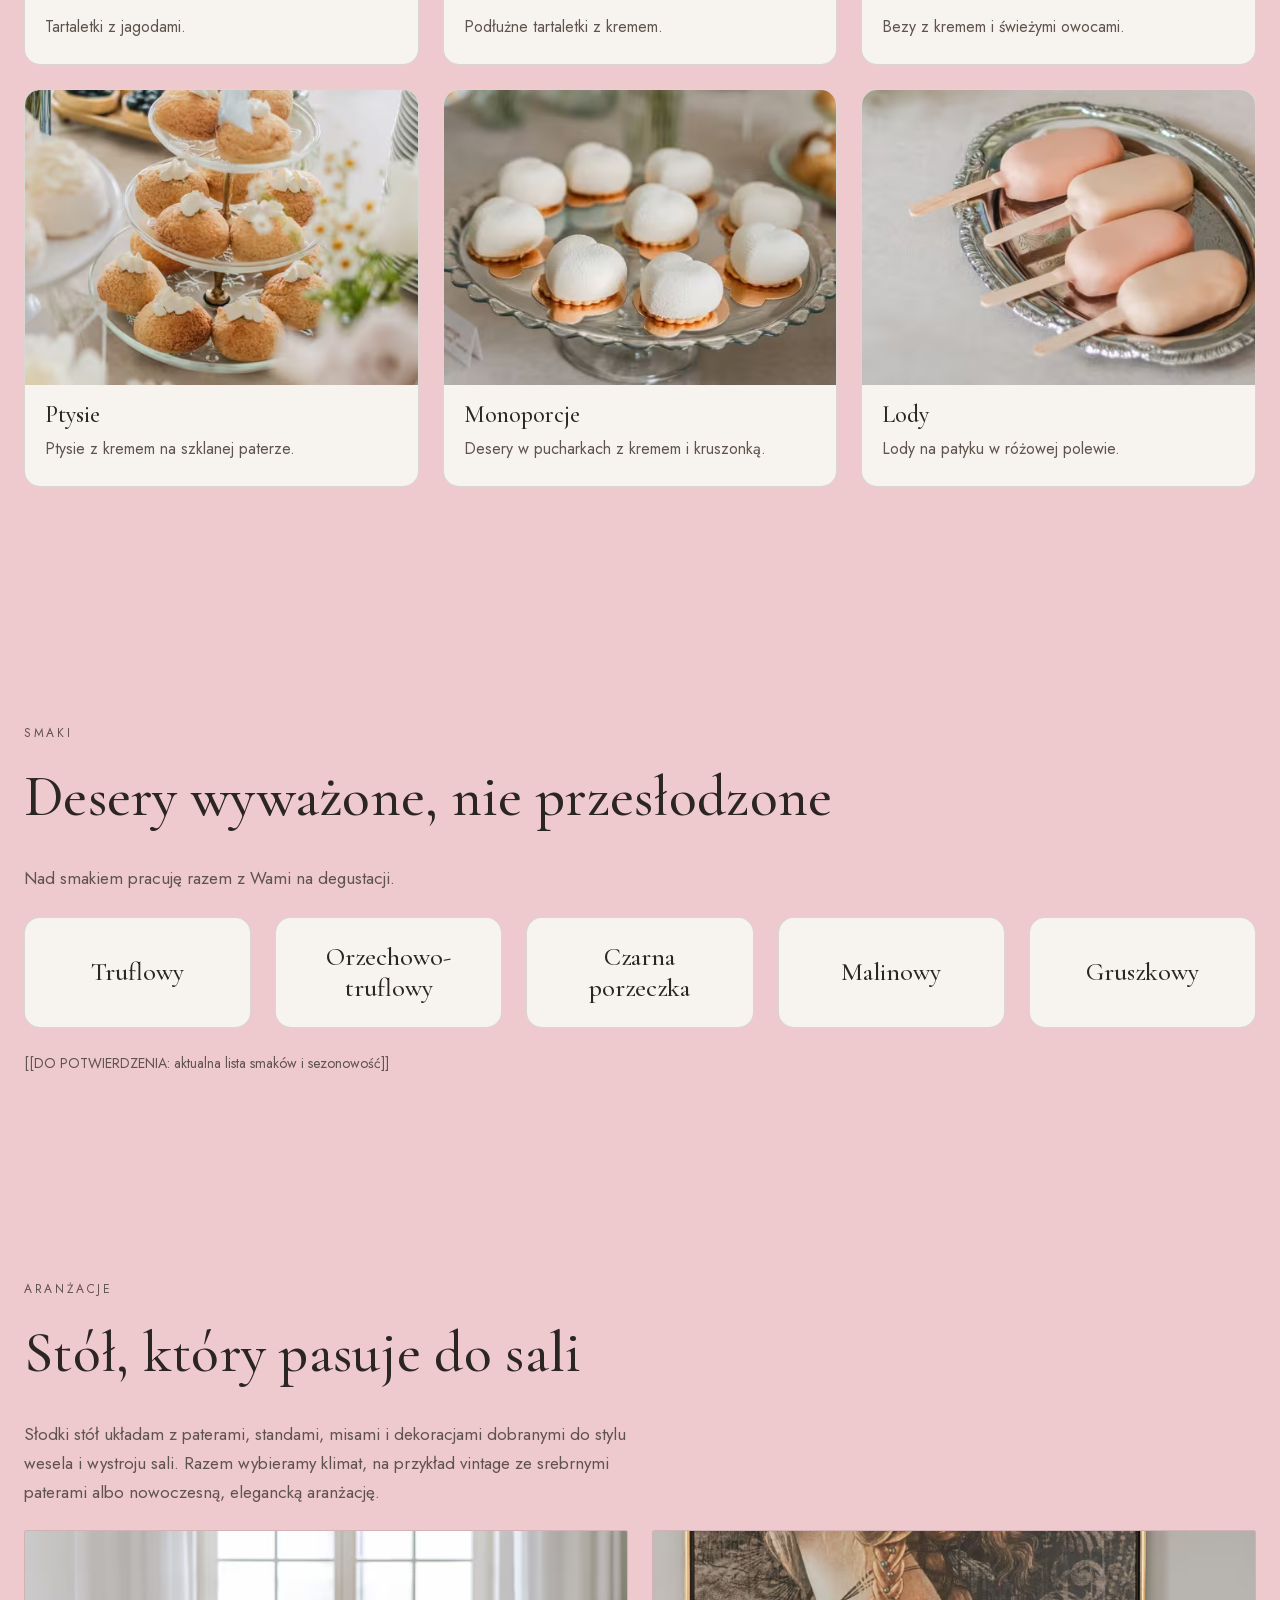
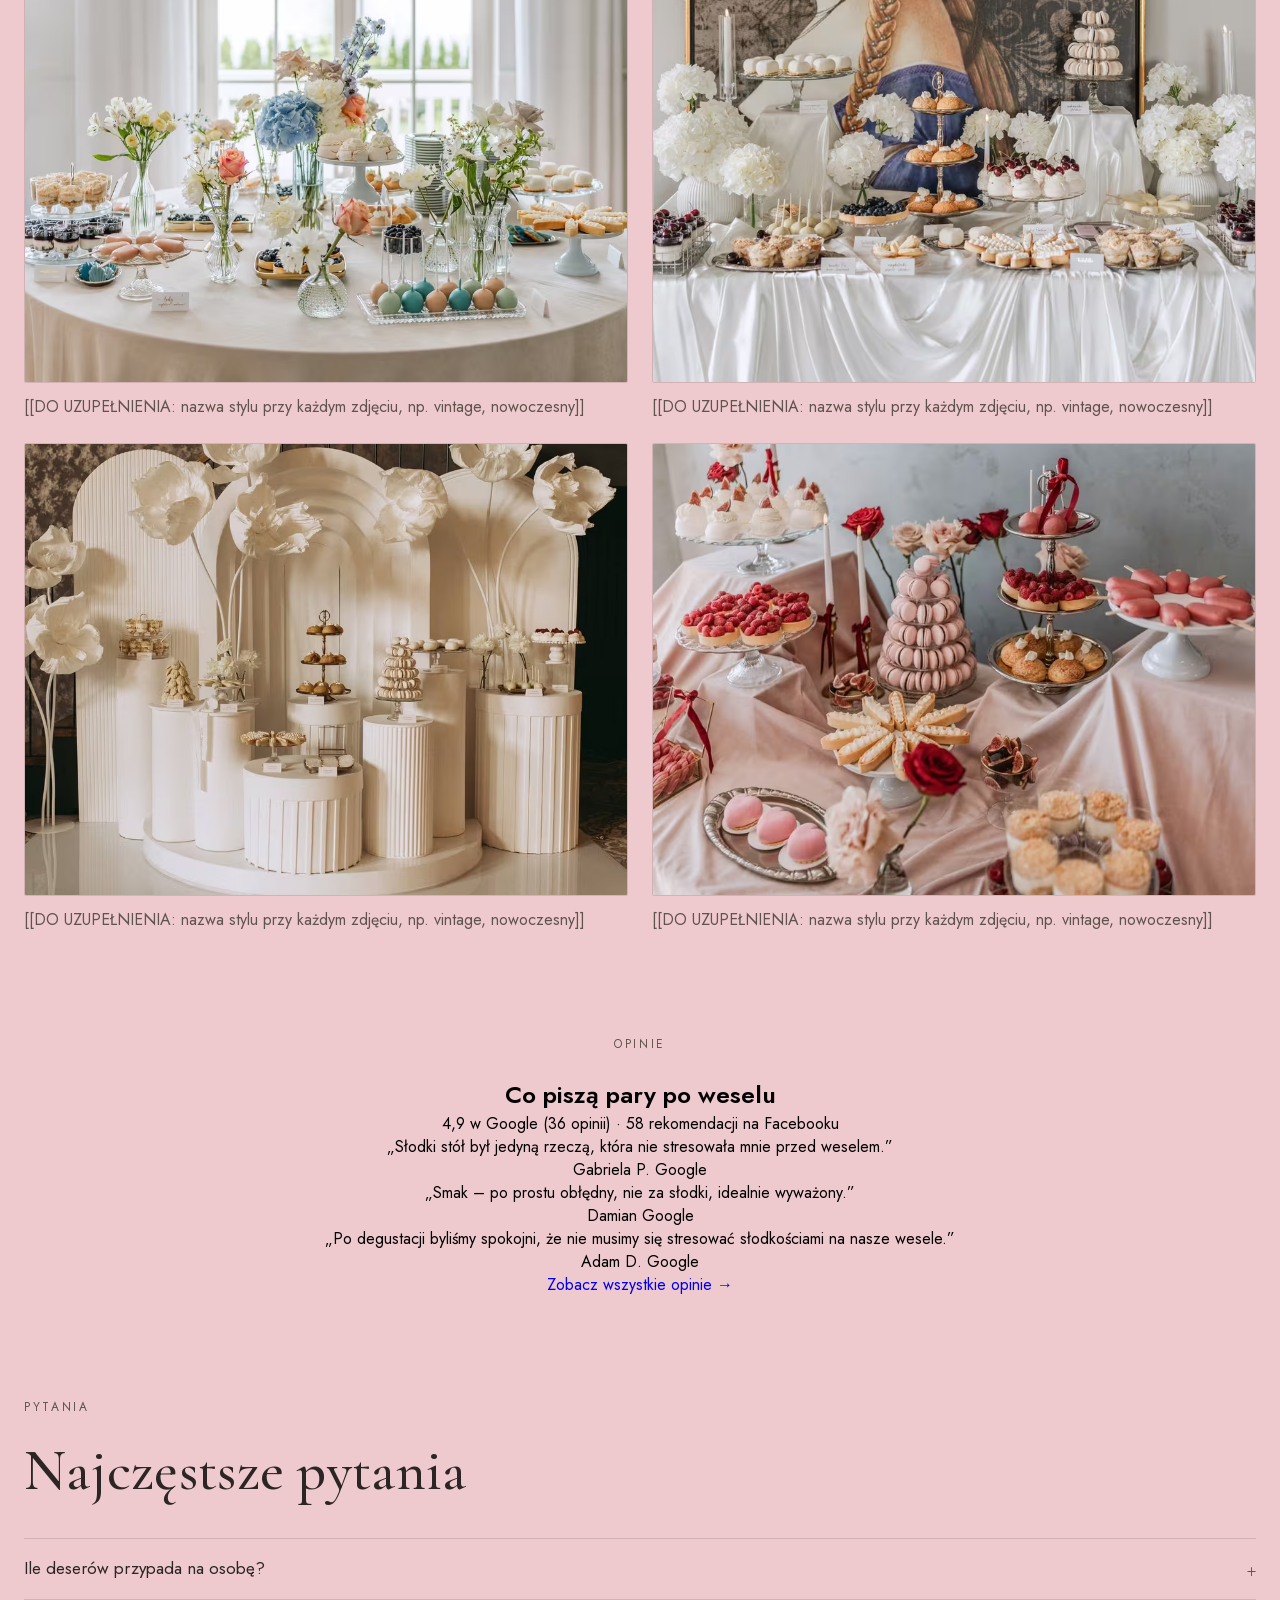
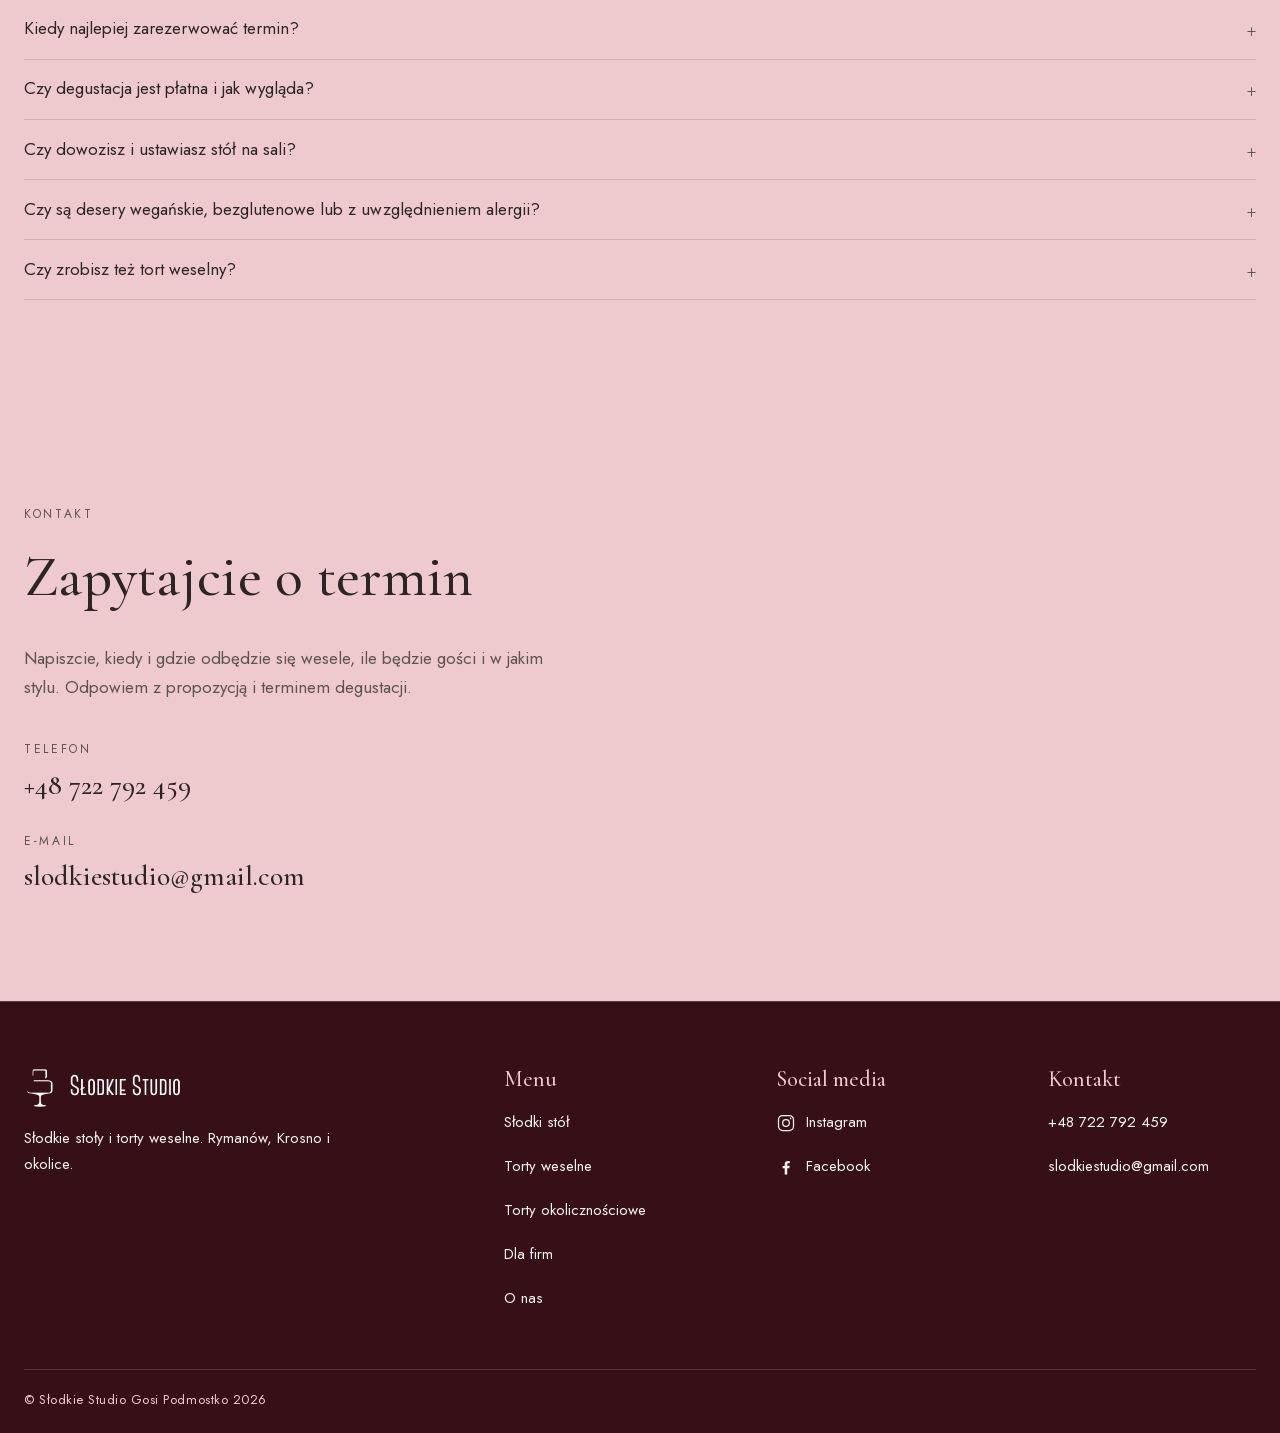
<file: slodki-stol.html>
<!DOCTYPE html>
<html lang="pl">
    <head>
        <meta charset="UTF-8">
        <meta name="viewport" content="width=device-width, initial-scale=1.0">
        <title>Słodki stół na wesele w Krośnie i Rymanowie | Słodkie Studio</title>
        <meta name="description" content="Słodkie stoły weselne w Rymanowie, Krośnie i okolicach: tartaletki, pavlove, ptysie, monoporcje. Degustacja, dobór smaków i dekoracji, dowóz. Zapytaj o termin.">
        <link rel="canonical" href="/slodki-stol">
        <!-- TODO: po ustaleniu docelowej domeny podać ją w canonical i og:url -->
        <meta property="og:type" content="website">
        <meta property="og:title" content="Słodki stół na wesele w Krośnie i Rymanowie | Słodkie Studio">
        <meta property="og:description" content="Słodkie stoły weselne w Rymanowie, Krośnie i okolicach: tartaletki, pavlove, ptysie, monoporcje. Degustacja, dobór smaków i dekoracji, dowóz. Zapytaj o termin.">
        <meta property="og:image" content="/img/slodki-stol-hero-1440.jpg">
        <meta property="og:image:alt" content="Słodki stół z tartaletkami, cake popsami i deserami na weselu">
        <meta property="og:url" content="/slodki-stol">
        <meta property="og:site_name" content="Słodkie Studio">
        <link rel="icon" type="image/svg+xml" href="./logo/favicon.svg">
        <link rel="icon" type="image/png" sizes="32x32" href="./logo/favicon-32.png">
        <link rel="icon" type="image/x-icon" href="./logo/favicon.ico">
        <link rel="apple-touch-icon" sizes="180x180" href="./logo/apple-touch-icon.png">

        <link rel="stylesheet" href="https://cdnjs.cloudflare.com/ajax/libs/font-awesome/6.5.0/css/all.min.css">

        <link rel="preload" href="fonts/cormorant-garamond-latin.woff2" as="font" type="font/woff2" crossorigin>
        <link rel="preload" href="fonts/cormorant-garamond-italic-latin.woff2" as="font" type="font/woff2" crossorigin>

        <link rel="stylesheet" href="css/tokens.css">
        <link rel="stylesheet" href="css/globals.css">
        <link rel="stylesheet" href="css/index.css">
        <link rel="stylesheet" href="css/slodki-stol.css">
        <script src="components.js" defer></script>
        <script src="index.js" defer></script>
    </head>
    <body>
        <site-header></site-header>
        <main class="main ss-page">

            <section id="hero" class="section ss-hero" aria-labelledby="ss-hero-title">
                <div class="ss-hero-media">
                    <picture>
                        <source type="image/avif"
                                srcset="img/slodki-stol-hero-960.avif 960w, img/slodki-stol-hero-1440.avif 1440w, img/slodki-stol-hero-1920.avif 1920w"
                                sizes="100vw">
                        <source type="image/webp"
                                srcset="img/slodki-stol-hero-960.webp 960w, img/slodki-stol-hero-1440.webp 1440w, img/slodki-stol-hero-1920.webp 1920w"
                                sizes="100vw">
                        <img src="img/slodki-stol-hero-1440.jpg" width="1440" height="957" alt="Słodki stół z tartaletkami z jagodami, cake popsami i deserami na weselu" fetchpriority="high" decoding="async">
                    </picture>
                </div>
                <div class="ss-hero-content">
                    <p class="ss-eyebrow">Rymanów, Krosno i&nbsp;okolice</p>
                    <h1 id="ss-hero-title" class="ss-hero-title">Słodki stół na wesele w&nbsp;Krośnie i&nbsp;okolicach</h1>
                    <p class="ss-hero-lead">Desery, patery i&nbsp;dekoracja dobrane do stylu Waszego wesela. Smaki wybieracie na degustacji, a&nbsp;resztą zajmuję się ja.</p>
                    <div class="ss-hero-actions">
                        <a href="#kontakt" class="btn btn-solid">Zapytaj o termin</a>
                        <a href="#co-na-stole" class="btn btn-outline">Zobacz, co jest na stole</a>
                    </div>
                </div>
            </section>

            <section id="co-na-stole" class="section ss-section" aria-labelledby="ss-menu-title">
                <div class="ss-inner">
                    <p class="ss-eyebrow">Desery</p>
                    <h2 id="ss-menu-title" class="ss-title">Co może znaleźć się na słodkim stole</h2>
                    <ul class="ss-cards ss-dessert-cards">
                        <li class="ss-card">
                            <div class="ss-card-media">
                                <picture>
                                    <source type="image/avif"
                                            srcset="img/offer-480.avif 480w, img/offer-800.avif 800w, img/offer-1200.avif 1200w"
                                            sizes="(min-width: 900px) 33vw, (min-width: 640px) 50vw, 100vw">
                                    <source type="image/webp"
                                            srcset="img/offer-480.webp 480w, img/offer-800.webp 800w, img/offer-1200.webp 1200w"
                                            sizes="(min-width: 900px) 33vw, (min-width: 640px) 50vw, 100vw">
                                    <img src="img/offer-800.jpg" width="1200" height="790" alt="Tartaletki z owocami i kwiaty na słodkim stole" loading="lazy" decoding="async">
                                </picture>
                            </div>
                            <h3 class="ss-card-title">Tartaletki z owocami</h3>
                            <p class="ss-card-text">Tartaletki z&nbsp;jagodami.</p>
                        </li>
                        <li class="ss-card">
                            <div class="ss-card-media">
                                <picture>
                                    <source type="image/avif"
                                            srcset="img/tartaletki-z-kremem-480.avif 480w, img/tartaletki-z-kremem-800.avif 800w, img/tartaletki-z-kremem-1200.avif 1200w"
                                            sizes="(min-width: 900px) 33vw, (min-width: 640px) 50vw, 100vw">
                                    <source type="image/webp"
                                            srcset="img/tartaletki-z-kremem-480.webp 480w, img/tartaletki-z-kremem-800.webp 800w, img/tartaletki-z-kremem-1200.webp 1200w"
                                            sizes="(min-width: 900px) 33vw, (min-width: 640px) 50vw, 100vw">
                                    <img src="img/tartaletki-z-kremem-800.jpg" width="800" height="598" alt="Tartaletki z kremem na srebrnej tacy" loading="lazy" decoding="async">
                                </picture>
                            </div>
                            <h3 class="ss-card-title">Tartaletki z kremem</h3>
                            <p class="ss-card-text">Podłużne tartaletki z&nbsp;kremem.</p>
                        </li>
                        <li class="ss-card">
                            <div class="ss-card-media">
                                <picture>
                                    <source type="image/avif"
                                            srcset="img/pavlova-480.avif 480w, img/pavlova-800.avif 800w, img/pavlova-1200.avif 1200w"
                                            sizes="(min-width: 900px) 33vw, (min-width: 640px) 50vw, 100vw">
                                    <source type="image/webp"
                                            srcset="img/pavlova-480.webp 480w, img/pavlova-800.webp 800w, img/pavlova-1200.webp 1200w"
                                            sizes="(min-width: 900px) 33vw, (min-width: 640px) 50vw, 100vw">
                                    <img src="img/pavlova-800.jpg" width="800" height="600" alt="Pavlove z kremem i wiśniami na szklanej paterze" loading="lazy" decoding="async">
                                </picture>
                            </div>
                            <h3 class="ss-card-title">Pavlove</h3>
                            <p class="ss-card-text">Bezy z&nbsp;kremem i&nbsp;świeżymi owocami.</p>
                        </li>
                        <li class="ss-card">
                            <div class="ss-card-media">
                                <picture>
                                    <source type="image/avif"
                                            srcset="img/ptysie-480.avif 480w, img/ptysie-800.avif 800w, img/ptysie-1200.avif 1200w"
                                            sizes="(min-width: 900px) 33vw, (min-width: 640px) 50vw, 100vw">
                                    <source type="image/webp"
                                            srcset="img/ptysie-480.webp 480w, img/ptysie-800.webp 800w, img/ptysie-1200.webp 1200w"
                                            sizes="(min-width: 900px) 33vw, (min-width: 640px) 50vw, 100vw">
                                    <img src="img/ptysie-800.jpg" width="800" height="600" alt="Ptysie z kremem na szklanej, piętrowej paterze" loading="lazy" decoding="async">
                                </picture>
                            </div>
                            <h3 class="ss-card-title">Ptysie</h3>
                            <p class="ss-card-text">Ptysie z&nbsp;kremem na&nbsp;szklanej paterze.</p>
                        </li>
                        <li class="ss-card">
                            <div class="ss-card-media">
                                <picture>
                                    <source type="image/avif"
                                            srcset="img/monoporcje-480.avif 480w, img/monoporcje-800.avif 800w, img/monoporcje-1200.avif 1200w"
                                            sizes="(min-width: 900px) 33vw, (min-width: 640px) 50vw, 100vw">
                                    <source type="image/webp"
                                            srcset="img/monoporcje-480.webp 480w, img/monoporcje-800.webp 800w, img/monoporcje-1200.webp 1200w"
                                            sizes="(min-width: 900px) 33vw, (min-width: 640px) 50vw, 100vw">
                                    <img src="img/monoporcje-800.jpg" width="800" height="600" alt="Monoporcje na szklanej paterze" loading="lazy" decoding="async">
                                </picture>
                            </div>
                            <h3 class="ss-card-title">Monoporcje</h3>
                            <p class="ss-card-text">Desery w&nbsp;pucharkach z&nbsp;kremem i&nbsp;kruszonką.</p>
                        </li>
                        <li class="ss-card">
                            <div class="ss-card-media">
                                <picture>
                                    <source type="image/avif"
                                            srcset="img/lody-480.avif 480w, img/lody-800.avif 800w, img/lody-1200.avif 1200w"
                                            sizes="(min-width: 900px) 33vw, (min-width: 640px) 50vw, 100vw">
                                    <source type="image/webp"
                                            srcset="img/lody-480.webp 480w, img/lody-800.webp 800w, img/lody-1200.webp 1200w"
                                            sizes="(min-width: 900px) 33vw, (min-width: 640px) 50vw, 100vw">
                                    <img src="img/lody-800.jpg" width="800" height="600" alt="Lody na patyczkach na srebrnej tacy" loading="lazy" decoding="async">
                                </picture>
                            </div>
                            <h3 class="ss-card-title">Lody</h3>
                            <p class="ss-card-text">Lody na&nbsp;patyku w&nbsp;różowej polewie.</p>
                        </li>
                    </ul>
                </div>
            </section>

            <section id="smak" class="section ss-section" aria-labelledby="ss-taste-title">
                <div class="ss-inner">
                    <p class="ss-eyebrow">Smaki</p>
                    <h2 id="ss-taste-title" class="ss-title">Desery wyważone, nie przesłodzone</h2>
                    <p class="ss-text">Nad smakiem pracuję razem z&nbsp;Wami na degustacji.</p>
                    <ul class="ss-taste-cards">
                        <li class="ss-taste-card"><h3 class="ss-taste-card-title">Truflowy</h3></li>
                        <li class="ss-taste-card"><h3 class="ss-taste-card-title">Orzechowo-truflowy</h3></li>
                        <li class="ss-taste-card"><h3 class="ss-taste-card-title">Czarna porzeczka</h3></li>
                        <li class="ss-taste-card"><h3 class="ss-taste-card-title">Malinowy</h3></li>
                        <li class="ss-taste-card"><h3 class="ss-taste-card-title">Gruszkowy</h3></li>
                    </ul>
                    <p class="ss-note">[[DO POTWIERDZENIA: aktualna lista smaków i sezonowość]]</p>
                </div>
            </section>

            <section id="oprawa" class="section ss-section" aria-labelledby="ss-setting-title">
                <div class="ss-inner">
                    <p class="ss-eyebrow">Aranżacje</p>
                    <h2 id="ss-setting-title" class="ss-title">Stół, który pasuje do sali</h2>
                    <p class="ss-text">Słodki stół układam z&nbsp;paterami, standami, misami i&nbsp;dekoracjami dobranymi do stylu wesela i&nbsp;wystroju sali. Razem wybieramy klimat, na przykład vintage ze srebrnymi paterami albo nowoczesną, elegancką aranżację.</p>
                    <ul class="ss-gallery">
                        <li>
                            <figure class="ss-gallery-item">
                                <picture>
                                    <source type="image/avif"
                                            srcset="img/slodki-stol-aranzacja-1-960.avif 960w, img/slodki-stol-aranzacja-1-1440.avif 1440w, img/slodki-stol-aranzacja-1-1920.avif 1920w"
                                            sizes="(min-width: 640px) 50vw, 100vw">
                                    <source type="image/webp"
                                            srcset="img/slodki-stol-aranzacja-1-960.webp 960w, img/slodki-stol-aranzacja-1-1440.webp 1440w, img/slodki-stol-aranzacja-1-1920.webp 1920w"
                                            sizes="(min-width: 640px) 50vw, 100vw">
                                    <img src="img/slodki-stol-aranzacja-1-1440.jpg" width="1440" height="1056" alt="Słodki stół z kwiatami i deserami przy dużym oknie w jasnej sali weselnej" loading="lazy" decoding="async">
                                </picture>
                                <figcaption>[[DO UZUPEŁNIENIA: nazwa stylu przy każdym zdjęciu, np. vintage, nowoczesny]]</figcaption>
                            </figure>
                        </li>
                        <li>
                            <figure class="ss-gallery-item">
                                <picture>
                                    <source type="image/avif"
                                            srcset="img/slodki-stol-aranzacja-2-960.avif 960w, img/slodki-stol-aranzacja-2-1440.avif 1440w, img/slodki-stol-aranzacja-2-1920.avif 1920w"
                                            sizes="(min-width: 640px) 50vw, 100vw">
                                    <source type="image/webp"
                                            srcset="img/slodki-stol-aranzacja-2-960.webp 960w, img/slodki-stol-aranzacja-2-1440.webp 1440w, img/slodki-stol-aranzacja-2-1920.webp 1920w"
                                            sizes="(min-width: 640px) 50vw, 100vw">
                                    <img src="img/slodki-stol-aranzacja-2-1440.jpg" width="1440" height="929" alt="Słodki stół z deserami na tle obrazu i białej tkaniny w sali weselnej" loading="lazy" decoding="async">
                                </picture>
                                <figcaption>[[DO UZUPEŁNIENIA: nazwa stylu przy każdym zdjęciu, np. vintage, nowoczesny]]</figcaption>
                            </figure>
                        </li>
                        <li>
                            <figure class="ss-gallery-item">
                                <picture>
                                    <source type="image/avif"
                                            srcset="img/slodki-stol-aranzacja-3-960.avif 960w, img/slodki-stol-aranzacja-3-1440.avif 1440w, img/slodki-stol-aranzacja-3-1920.avif 1920w"
                                            sizes="(min-width: 640px) 50vw, 100vw">
                                    <source type="image/webp"
                                            srcset="img/slodki-stol-aranzacja-3-960.webp 960w, img/slodki-stol-aranzacja-3-1440.webp 1440w, img/slodki-stol-aranzacja-3-1920.webp 1920w"
                                            sizes="(min-width: 640px) 50vw, 100vw">
                                    <img src="img/slodki-stol-aranzacja-3-1440.jpg" width="1440" height="1212" alt="Biała, nowoczesna aranżacja słodkiego stołu z dużymi papierowymi kwiatami i deserami na podestach" loading="lazy" decoding="async">
                                </picture>
                                <figcaption>[[DO UZUPEŁNIENIA: nazwa stylu przy każdym zdjęciu, np. vintage, nowoczesny]]</figcaption>
                            </figure>
                        </li>
                        <li>
                            <figure class="ss-gallery-item">
                                <picture>
                                    <source type="image/avif"
                                            srcset="img/slodki-stol-aranzacja-4-960.avif 960w, img/slodki-stol-aranzacja-4-1440.avif 1440w, img/slodki-stol-aranzacja-4-1920.avif 1920w"
                                            sizes="(min-width: 640px) 50vw, 100vw">
                                    <source type="image/webp"
                                            srcset="img/slodki-stol-aranzacja-4-960.webp 960w, img/slodki-stol-aranzacja-4-1440.webp 1440w, img/slodki-stol-aranzacja-4-1920.webp 1920w"
                                            sizes="(min-width: 640px) 50vw, 100vw">
                                    <img src="img/slodki-stol-aranzacja-4-1440.jpg" width="1440" height="948" alt="Słodki stół z makaronikami, tartaletkami i deserami w różowej aranżacji na tkaninie" loading="lazy" decoding="async">
                                </picture>
                                <figcaption>[[DO UZUPEŁNIENIA: nazwa stylu przy każdym zdjęciu, np. vintage, nowoczesny]]</figcaption>
                            </figure>
                        </li>
                    </ul>
                </div>
            </section>

            <section id="opinie" class="section reviews" aria-labelledby="ss-reviews-title">
                <div class="reviews-inner">
                    <header class="reviews-head">
                        <p class="ss-eyebrow">Opinie</p>
                        <h2 id="ss-reviews-title" class="reviews-title">Co piszą pary po weselu</h2>
                    </header>
                    <div class="reviews-summary">
                        <p class="reviews-summary-line"><span class="reviews-stat">4,9</span> w&nbsp;Google (<span class="reviews-stat">36</span> opinii) · <span class="reviews-stat">58</span> rekomendacji na&nbsp;Facebooku</p>
                    </div>
                    <ul class="reviews-list">
                        <li>
                            <figure class="review-card">
                                <blockquote class="review-quote"><p>„Słodki stół był jedyną rzeczą, która nie stresowała mnie przed weselem.”</p></blockquote>
                                <figcaption class="review-meta">
                                    <span class="review-author">Gabriela P.</span>
                                    <span class="review-detail">Google</span>
                                </figcaption>
                            </figure>
                        </li>
                        <li>
                            <figure class="review-card">
                                <blockquote class="review-quote"><p>„Smak – po prostu obłędny, nie za słodki, idealnie wyważony.”</p></blockquote>
                                <figcaption class="review-meta">
                                    <span class="review-author">Damian</span>
                                    <span class="review-detail">Google</span>
                                </figcaption>
                            </figure>
                        </li>
                        <li>
                            <figure class="review-card">
                                <blockquote class="review-quote"><p>„Po degustacji byliśmy spokojni, że nie musimy się stresować słodkościami na nasze wesele.”</p></blockquote>
                                <figcaption class="review-meta">
                                    <span class="review-author">Adam D.</span>
                                    <span class="review-detail">Google</span>
                                </figcaption>
                            </figure>
                        </li>
                    </ul>
                    <a class="reviews-all" href="/opinie">Zobacz wszystkie opinie →</a>
                </div>
            </section>

            <section id="faq" class="section ss-section" aria-labelledby="ss-faq-title">
                <div class="ss-inner">
                    <p class="ss-eyebrow">Pytania</p>
                    <h2 id="ss-faq-title" class="ss-title">Najczęstsze pytania</h2>
                    <div class="ss-faq">
                        <details class="ss-faq-item">
                            <summary class="ss-faq-question">Ile deserów przypada na osobę?</summary>
                            <div class="ss-faq-answer"><p>[[DO POTWIERDZENIA]]</p></div>
                        </details>
                        <details class="ss-faq-item">
                            <summary class="ss-faq-question">Kiedy najlepiej zarezerwować termin?</summary>
                            <div class="ss-faq-answer"><p>[[DO POTWIERDZENIA]]</p></div>
                        </details>
                        <details class="ss-faq-item">
                            <summary class="ss-faq-question">Czy degustacja jest płatna i jak wygląda?</summary>
                            <div class="ss-faq-answer"><p>Możecie spróbować monoporcji i&nbsp;tortów. [[DO POTWIERDZENIA: płatność, termin, liczba osób]]</p></div>
                        </details>
                        <details class="ss-faq-item">
                            <summary class="ss-faq-question">Czy dowozisz i ustawiasz stół na sali?</summary>
                            <div class="ss-faq-answer"><p>Tak, dowożę i&nbsp;układam stół na miejscu. [[DO POTWIERDZENIA: zasięg i koszt]]</p></div>
                        </details>
                        <details class="ss-faq-item">
                            <summary class="ss-faq-question">Czy są desery wegańskie, bezglutenowe lub z uwzględnieniem alergii?</summary>
                            <div class="ss-faq-answer"><p>[[DO POTWIERDZENIA]]</p></div>
                        </details>
                        <details class="ss-faq-item">
                            <summary class="ss-faq-question">Czy zrobisz też tort weselny?</summary>
                            <div class="ss-faq-answer"><p>Tak, tort i&nbsp;słodki stół mogą tworzyć spójną całość. <a href="/torty-weselne">Zobacz tort weselny</a>.</p></div>
                        </details>
                    </div>
                </div>
            </section>

            <span id="contact" aria-hidden="true"></span>
            <section id="kontakt" class="section contact" aria-labelledby="ss-contact-title">
                <div class="contact-inner">
                    <p class="contact-eyebrow">Kontakt</p>
                    <h2 id="ss-contact-title" class="contact-title">Zapytajcie o termin</h2>
                    <p class="contact-lead">Napiszcie, kiedy i&nbsp;gdzie odbędzie się wesele, ile będzie gości i&nbsp;w&nbsp;jakim stylu. Odpowiem z&nbsp;propozycją i&nbsp;terminem degustacji.</p>
                    <dl class="contact-details">
                        <div class="contact-row">
                            <dt class="contact-label">Telefon</dt>
                            <dd class="contact-value"><a href="tel:+48722792459">+48 722 792 459</a></dd>
                        </div>
                        <div class="contact-row">
                            <dt class="contact-label">E-mail</dt>
                            <dd class="contact-value"><a href="mailto:slodkiestudio@gmail.com">slodkiestudio@gmail.com</a></dd>
                        </div>
                    </dl>
                </div>
            </section>

        </main>
        <site-footer></site-footer>
    </body>
</html>
</file>
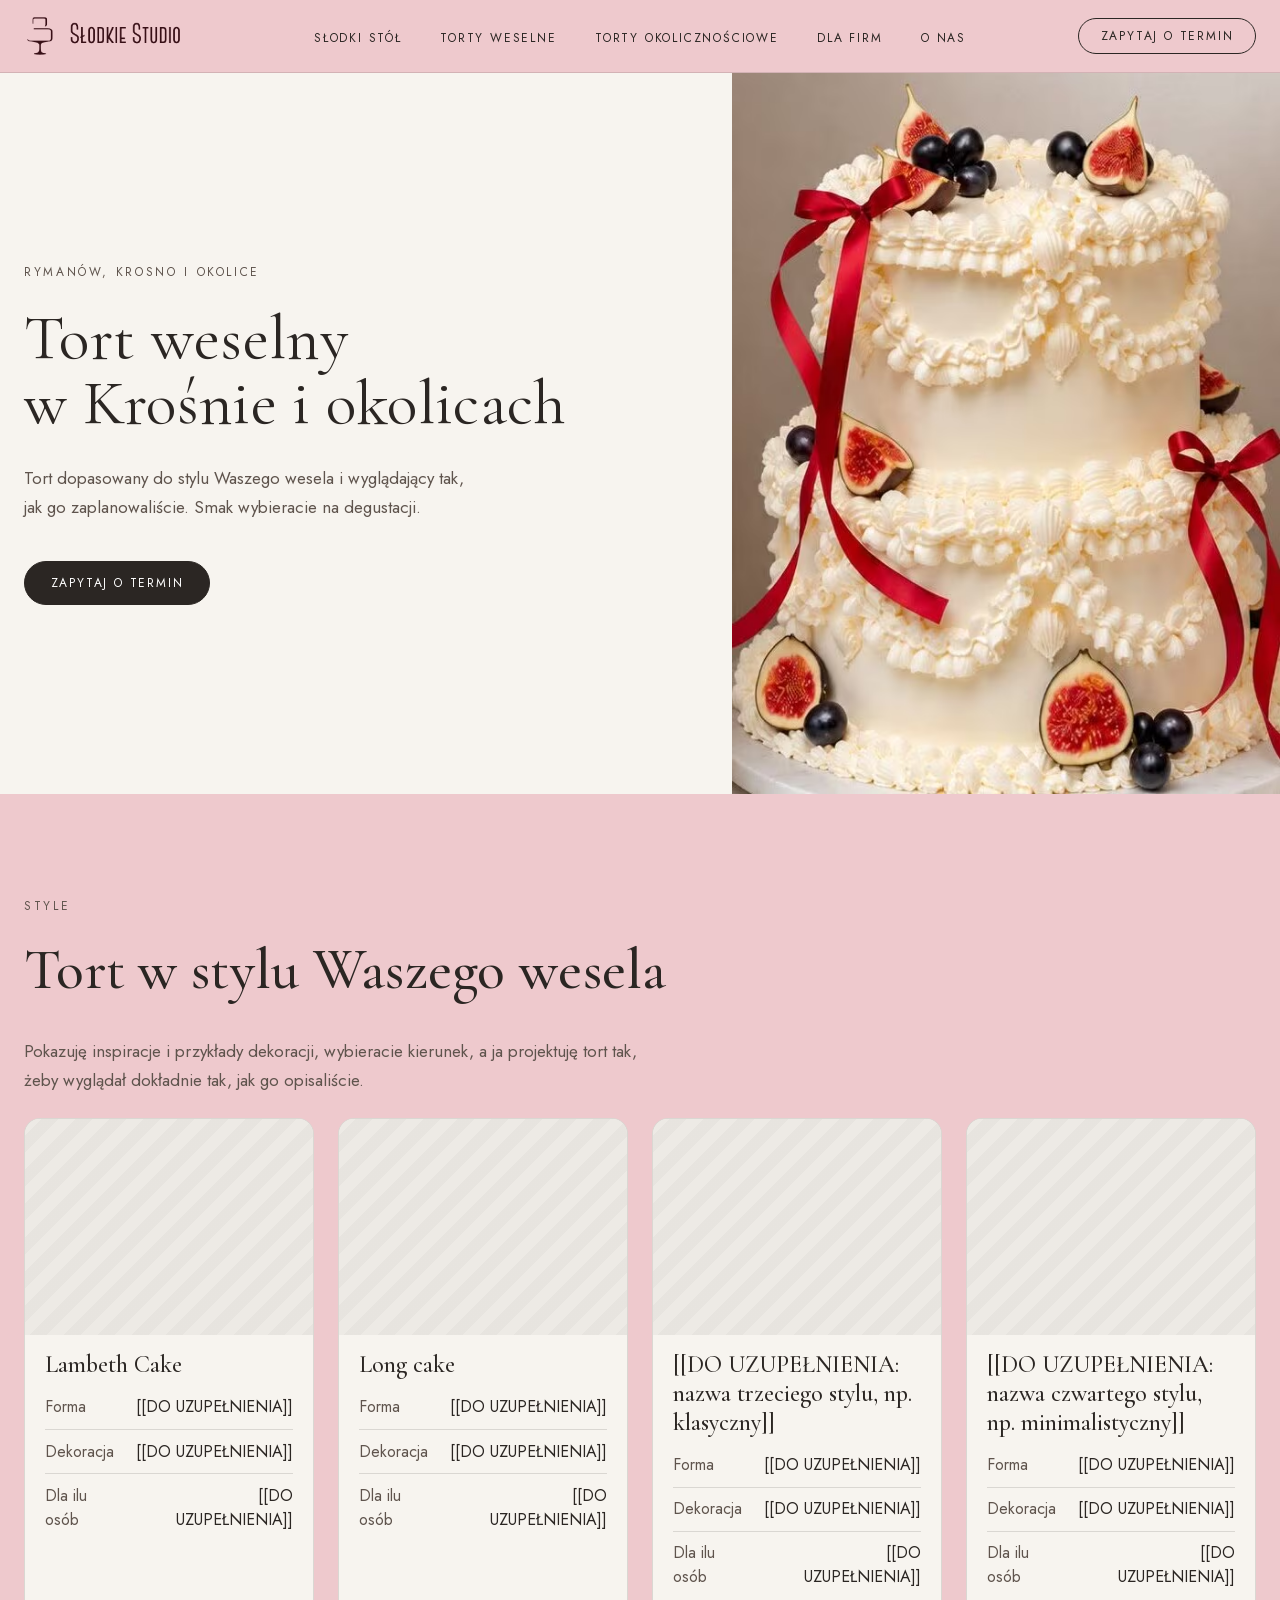
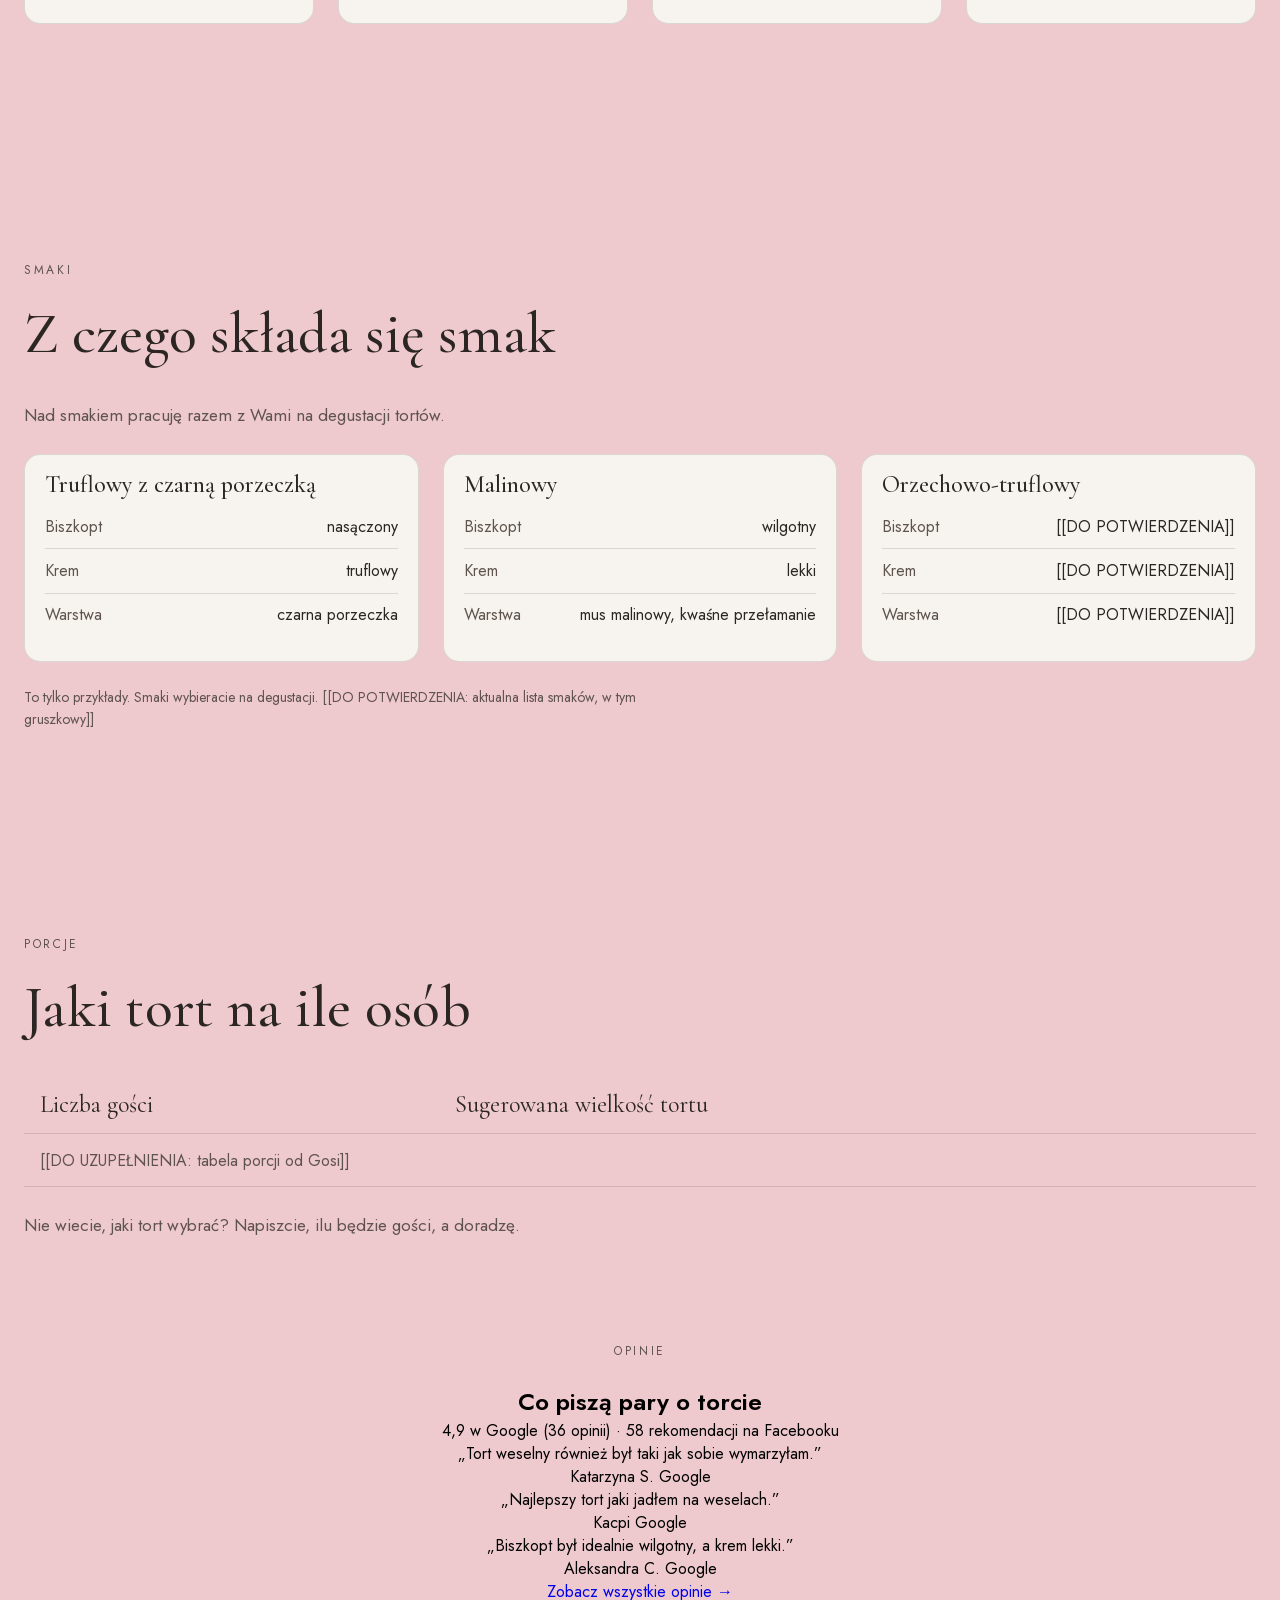
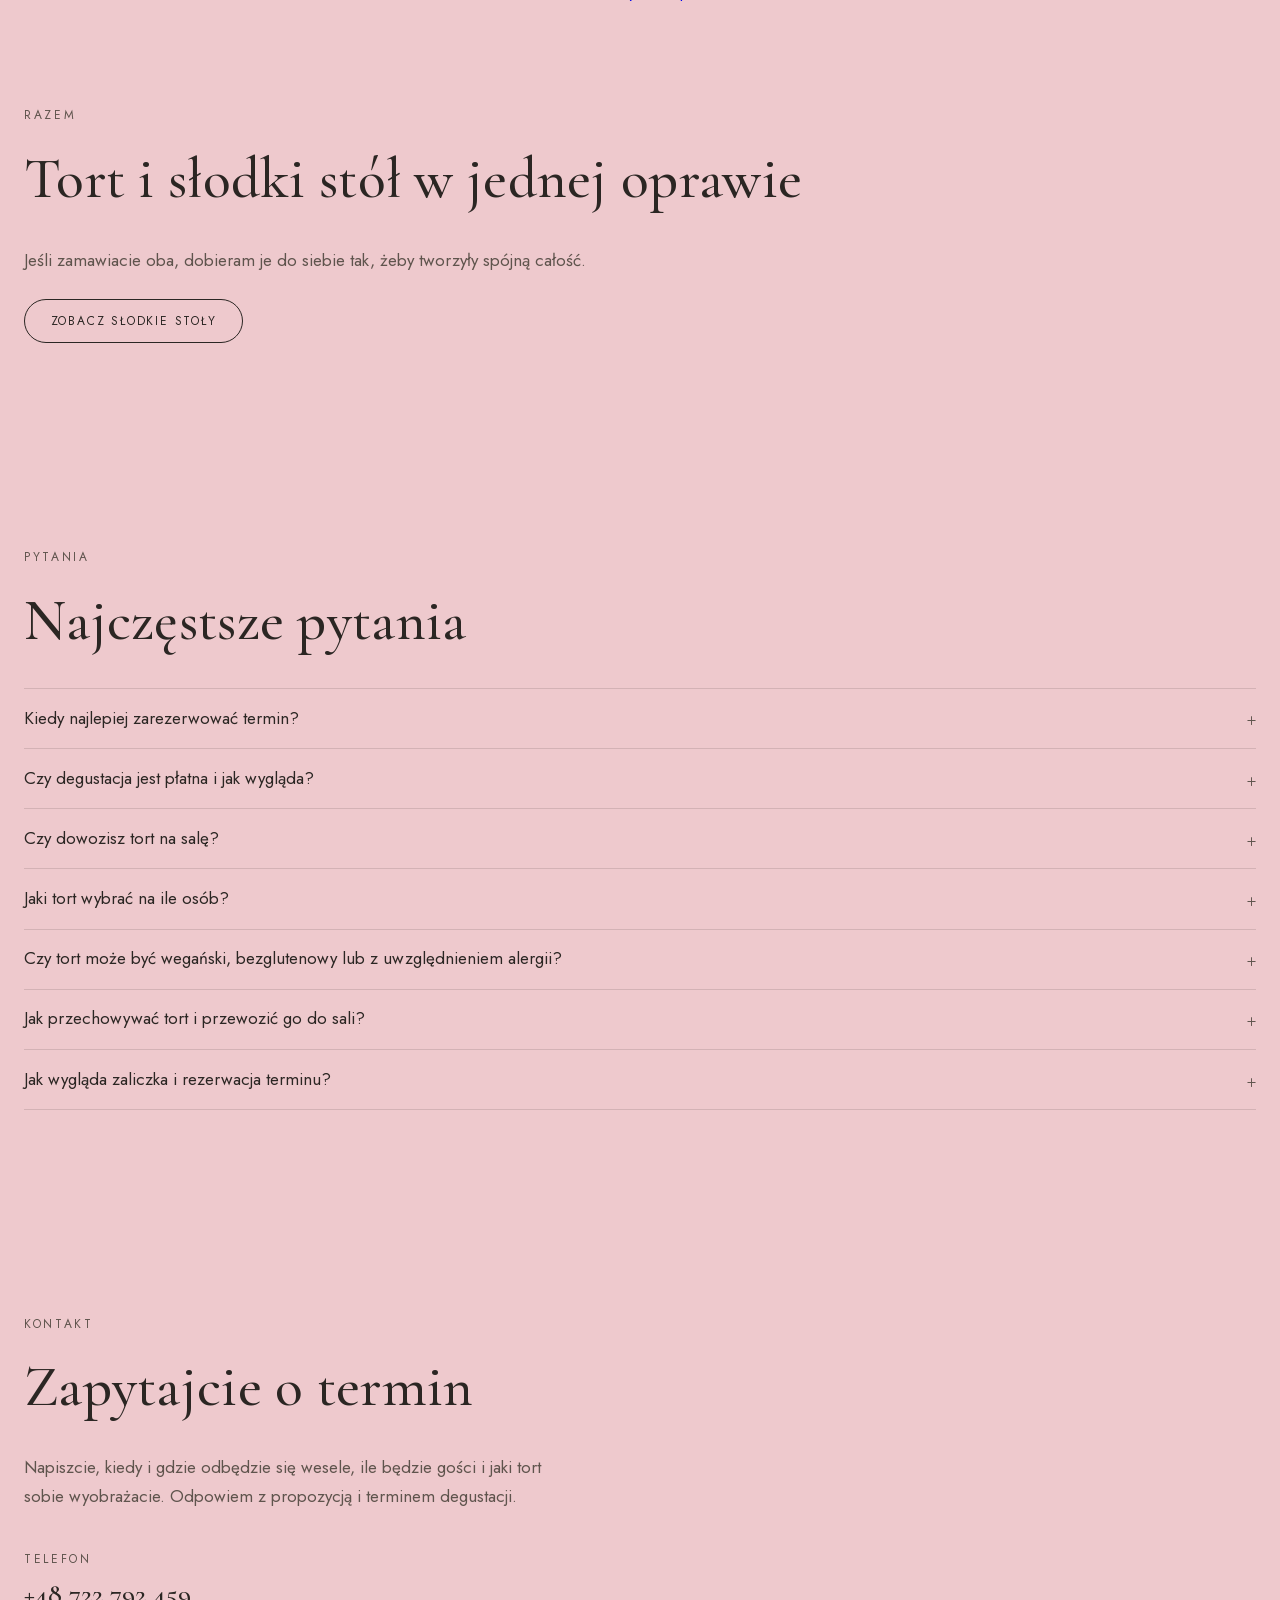
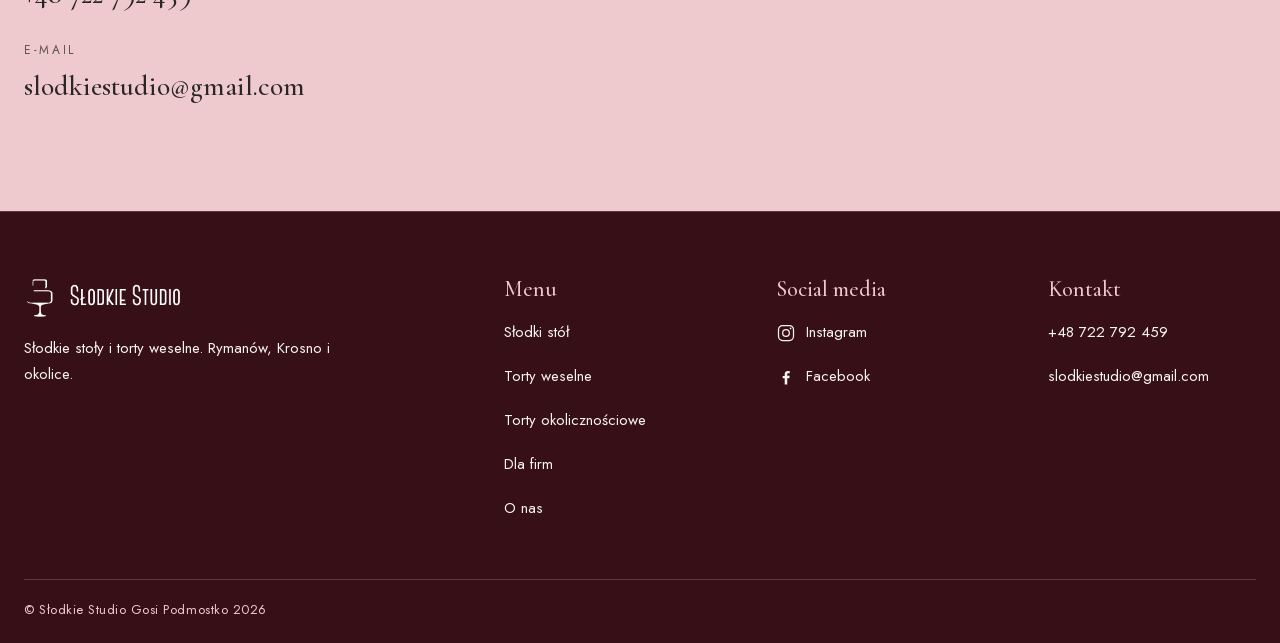
<file: torty-weselne.html>
<!DOCTYPE html>
<html lang="pl">
    <head>
        <meta charset="UTF-8">
        <meta name="viewport" content="width=device-width, initial-scale=1.0">
        <title>Tort weselny w Krośnie i Rymanowie | Słodkie Studio</title>
        <meta name="description" content="Torty weselne w Rymanowie, Krośnie i okolicach: projekt według Waszych inspiracji, degustacja tortów, dowóz. Zapytaj o termin.">
        <link rel="canonical" href="/torty-weselne">
        <!-- TODO: po ustaleniu docelowej domeny podać ją w canonical i og:url; docelowo podmienić og:image na zdjęcie hero -->
        <meta property="og:type" content="website">
        <meta property="og:title" content="Tort weselny w Krośnie i Rymanowie | Słodkie Studio">
        <meta property="og:description" content="Torty weselne w Rymanowie, Krośnie i okolicach: projekt według Waszych inspiracji, degustacja tortów, dowóz. Zapytaj o termin.">
        <meta property="og:image" content="/img/offer-800.jpg">
        <meta property="og:image:alt" content="Tort weselny Słodkie Studio">
        <meta property="og:url" content="/torty-weselne">
        <meta property="og:site_name" content="Słodkie Studio">
        <link rel="icon" type="image/svg+xml" href="./logo/favicon.svg">
        <link rel="icon" type="image/png" sizes="32x32" href="./logo/favicon-32.png">
        <link rel="icon" type="image/x-icon" href="./logo/favicon.ico">
        <link rel="apple-touch-icon" sizes="180x180" href="./logo/apple-touch-icon.png">

        <link rel="stylesheet" href="https://cdnjs.cloudflare.com/ajax/libs/font-awesome/6.5.0/css/all.min.css">

        <link rel="preload" href="fonts/cormorant-garamond-latin.woff2" as="font" type="font/woff2" crossorigin>
        <link rel="preload" href="fonts/cormorant-garamond-italic-latin.woff2" as="font" type="font/woff2" crossorigin>

        <link rel="stylesheet" href="css/tokens.css">
        <link rel="stylesheet" href="css/globals.css">
        <link rel="stylesheet" href="css/index.css">
        <link rel="stylesheet" href="css/slodki-stol.css">
        <link rel="stylesheet" href="css/torty-weselne.css">
        <script src="components.js" defer></script>
        <script src="index.js" defer></script>
    </head>
    <body>
        <site-header></site-header>
        <main class="main ss-page tw-page">

            <section id="hero" class="section tw-hero" aria-labelledby="tw-hero-title">
                <div class="tw-hero-inner">
                    <div class="tw-hero-content">
                        <p class="ss-eyebrow">Rymanów, Krosno i&nbsp;okolice</p>
                        <h1 id="tw-hero-title" class="tw-hero-title">Tort weselny w&nbsp;Krośnie i&nbsp;okolicach</h1>
                        <p class="ss-hero-lead">Tort dopasowany do stylu Waszego wesela i&nbsp;wyglądający tak, jak go zaplanowaliście. Smak wybieracie na degustacji.</p>
                        <a href="#kontakt" class="btn btn-solid">Zapytaj o termin</a>
                    </div>
                    <div class="tw-hero-media">
                        <picture>
                            <source type="image/avif"
                                    srcset="img/torty-hero-600.avif 600w, img/torty-hero-1200.avif 1200w"
                                    sizes="(min-width: 900px) 43vw, 100vw">
                            <source type="image/webp"
                                    srcset="img/torty-hero-600.webp 600w, img/torty-hero-1200.webp 1200w"
                                    sizes="(min-width: 900px) 43vw, 100vw">
                            <img src="img/torty-hero-1200.jpg" width="1200" height="1580" alt="Dwuwarstwowy tort weselny z figami, winogronami i czerwonymi wstążkami" fetchpriority="high" decoding="async">
                        </picture>
                    </div>
                </div>
            </section>

            <section id="style" class="section ss-section" aria-labelledby="tw-style-title">
                <div class="ss-inner">
                    <p class="ss-eyebrow">Style</p>
                    <h2 id="tw-style-title" class="ss-title">Tort w stylu Waszego wesela</h2>
                    <p class="ss-text">Pokazuję inspiracje i&nbsp;przykłady dekoracji, wybieracie kierunek, a&nbsp;ja projektuję tort tak, żeby wyglądał dokładnie tak, jak go opisaliście.</p>
                    <ul class="ss-cards">
                        <li class="ss-card">
                            <div class="ss-card-media">
                                <div class="ss-photo-placeholder" data-todo="Brak zdjęcia: Lambeth Cake" role="img" aria-label="Zdjęcie do uzupełnienia: Lambeth Cake"></div>
                            </div>
                            <h3 class="ss-card-title">Lambeth Cake</h3>
                            <dl class="tw-rows">
                                <div class="tw-row"><dt>Forma</dt><dd>[[DO UZUPEŁNIENIA]]</dd></div>
                                <div class="tw-row"><dt>Dekoracja</dt><dd>[[DO UZUPEŁNIENIA]]</dd></div>
                                <div class="tw-row"><dt>Dla ilu osób</dt><dd>[[DO UZUPEŁNIENIA]]</dd></div>
                            </dl>
                        </li>
                        <li class="ss-card">
                            <div class="ss-card-media">
                                <div class="ss-photo-placeholder" data-todo="Brak zdjęcia: Long cake" role="img" aria-label="Zdjęcie do uzupełnienia: Long cake"></div>
                            </div>
                            <h3 class="ss-card-title">Long cake</h3>
                            <dl class="tw-rows">
                                <div class="tw-row"><dt>Forma</dt><dd>[[DO UZUPEŁNIENIA]]</dd></div>
                                <div class="tw-row"><dt>Dekoracja</dt><dd>[[DO UZUPEŁNIENIA]]</dd></div>
                                <div class="tw-row"><dt>Dla ilu osób</dt><dd>[[DO UZUPEŁNIENIA]]</dd></div>
                            </dl>
                        </li>
                        <li class="ss-card">
                            <div class="ss-card-media">
                                <div class="ss-photo-placeholder" data-todo="Brak zdjęcia: trzeci styl" role="img" aria-label="Zdjęcie do uzupełnienia: trzeci styl tortu"></div>
                            </div>
                            <h3 class="ss-card-title">[[DO UZUPEŁNIENIA: nazwa trzeciego stylu, np. klasyczny]]</h3>
                            <dl class="tw-rows">
                                <div class="tw-row"><dt>Forma</dt><dd>[[DO UZUPEŁNIENIA]]</dd></div>
                                <div class="tw-row"><dt>Dekoracja</dt><dd>[[DO UZUPEŁNIENIA]]</dd></div>
                                <div class="tw-row"><dt>Dla ilu osób</dt><dd>[[DO UZUPEŁNIENIA]]</dd></div>
                            </dl>
                        </li>
                        <li class="ss-card">
                            <div class="ss-card-media">
                                <div class="ss-photo-placeholder" data-todo="Brak zdjęcia: czwarty styl" role="img" aria-label="Zdjęcie do uzupełnienia: czwarty styl tortu"></div>
                            </div>
                            <h3 class="ss-card-title">[[DO UZUPEŁNIENIA: nazwa czwartego stylu, np. minimalistyczny]]</h3>
                            <dl class="tw-rows">
                                <div class="tw-row"><dt>Forma</dt><dd>[[DO UZUPEŁNIENIA]]</dd></div>
                                <div class="tw-row"><dt>Dekoracja</dt><dd>[[DO UZUPEŁNIENIA]]</dd></div>
                                <div class="tw-row"><dt>Dla ilu osób</dt><dd>[[DO UZUPEŁNIENIA]]</dd></div>
                            </dl>
                        </li>
                    </ul>
                </div>
            </section>

            <section id="smaki" class="section ss-section" aria-labelledby="tw-taste-title">
                <div class="ss-inner">
                    <p class="ss-eyebrow">Smaki</p>
                    <h2 id="tw-taste-title" class="ss-title">Z czego składa się smak</h2>
                    <p class="ss-text">Nad smakiem pracuję razem z&nbsp;Wami na degustacji tortów.</p>
                    <ul class="tw-taste-grid">
                        <li class="ss-card">
                            <h3 class="ss-card-title">Truflowy z&nbsp;czarną porzeczką</h3>
                            <dl class="tw-rows">
                                <div class="tw-row"><dt>Biszkopt</dt><dd>nasączony</dd></div>
                                <div class="tw-row"><dt>Krem</dt><dd>truflowy</dd></div>
                                <div class="tw-row"><dt>Warstwa</dt><dd>czarna porzeczka</dd></div>
                            </dl>
                        </li>
                        <li class="ss-card">
                            <h3 class="ss-card-title">Malinowy</h3>
                            <dl class="tw-rows">
                                <div class="tw-row"><dt>Biszkopt</dt><dd>wilgotny</dd></div>
                                <div class="tw-row"><dt>Krem</dt><dd>lekki</dd></div>
                                <div class="tw-row"><dt>Warstwa</dt><dd>mus malinowy, kwaśne przełamanie</dd></div>
                            </dl>
                        </li>
                        <li class="ss-card">
                            <h3 class="ss-card-title">Orzechowo-truflowy</h3>
                            <dl class="tw-rows">
                                <div class="tw-row"><dt>Biszkopt</dt><dd>[[DO POTWIERDZENIA]]</dd></div>
                                <div class="tw-row"><dt>Krem</dt><dd>[[DO POTWIERDZENIA]]</dd></div>
                                <div class="tw-row"><dt>Warstwa</dt><dd>[[DO POTWIERDZENIA]]</dd></div>
                            </dl>
                        </li>
                    </ul>
                    <p class="ss-note">To tylko przykłady. Smaki wybieracie na degustacji. [[DO POTWIERDZENIA: aktualna lista smaków, w tym gruszkowy]]</p>
                </div>
            </section>

            <section id="porcje" class="section ss-section" aria-labelledby="tw-portions-title">
                <div class="ss-inner">
                    <p class="ss-eyebrow">Porcje</p>
                    <h2 id="tw-portions-title" class="ss-title">Jaki tort na ile osób</h2>
                    <div class="tw-table-wrap">
                        <table class="tw-table">
                            <thead>
                                <tr>
                                    <th scope="col">Liczba gości</th>
                                    <th scope="col">Sugerowana wielkość tortu</th>
                                </tr>
                            </thead>
                            <tbody>
                                <tr>
                                    <td colspan="2">[[DO UZUPEŁNIENIA: tabela porcji od Gosi]]</td>
                                </tr>
                            </tbody>
                        </table>
                    </div>
                    <p class="ss-text tw-table-note">Nie wiecie, jaki tort wybrać? Napiszcie, ilu będzie gości, a&nbsp;doradzę.</p>
                </div>
            </section>

            <section id="opinie" class="section reviews" aria-labelledby="tw-reviews-title">
                <div class="reviews-inner">
                    <header class="reviews-head">
                        <p class="ss-eyebrow">Opinie</p>
                        <h2 id="tw-reviews-title" class="reviews-title">Co piszą pary o torcie</h2>
                    </header>
                    <div class="reviews-summary">
                        <p class="reviews-summary-line"><span class="reviews-stat">4,9</span> w&nbsp;Google (<span class="reviews-stat">36</span> opinii) · <span class="reviews-stat">58</span> rekomendacji na&nbsp;Facebooku</p>
                    </div>
                    <ul class="reviews-list">
                        <li>
                            <figure class="review-card">
                                <blockquote class="review-quote"><p>„Tort weselny również był taki jak sobie wymarzyłam.”</p></blockquote>
                                <figcaption class="review-meta">
                                    <span class="review-author">Katarzyna S.</span>
                                    <span class="review-detail">Google</span>
                                </figcaption>
                            </figure>
                        </li>
                        <li>
                            <figure class="review-card">
                                <blockquote class="review-quote"><p>„Najlepszy tort jaki jadłem na weselach.”</p></blockquote>
                                <figcaption class="review-meta">
                                    <span class="review-author">Kacpi</span>
                                    <span class="review-detail">Google</span>
                                </figcaption>
                            </figure>
                        </li>
                        <li>
                            <figure class="review-card">
                                <blockquote class="review-quote"><p>„Biszkopt był idealnie wilgotny, a krem lekki.”</p></blockquote>
                                <figcaption class="review-meta">
                                    <span class="review-author">Aleksandra C.</span>
                                    <span class="review-detail">Google</span>
                                </figcaption>
                            </figure>
                        </li>
                    </ul>
                    <a class="reviews-all" href="index.html#opinie">Zobacz wszystkie opinie →</a>
                </div>
            </section>

            <section id="razem" class="section ss-section" aria-labelledby="tw-together-title">
                <div class="ss-inner">
                    <p class="ss-eyebrow">Razem</p>
                    <h2 id="tw-together-title" class="ss-title">Tort i słodki stół w jednej oprawie</h2>
                    <p class="ss-text">Jeśli zamawiacie oba, dobieram je do siebie tak, żeby tworzyły spójną całość.</p>
                    <a href="slodki-stol.html" class="btn btn-outline">Zobacz słodkie stoły</a>
                </div>
            </section>

            <section id="faq" class="section ss-section" aria-labelledby="tw-faq-title">
                <div class="ss-inner">
                    <p class="ss-eyebrow">Pytania</p>
                    <h2 id="tw-faq-title" class="ss-title">Najczęstsze pytania</h2>
                    <div class="ss-faq">
                        <details class="ss-faq-item">
                            <summary class="ss-faq-question">Kiedy najlepiej zarezerwować termin?</summary>
                            <div class="ss-faq-answer"><p>[[DO POTWIERDZENIA]]</p></div>
                        </details>
                        <details class="ss-faq-item">
                            <summary class="ss-faq-question">Czy degustacja jest płatna i jak wygląda?</summary>
                            <div class="ss-faq-answer"><p>Możecie spróbować tortów. [[DO POTWIERDZENIA: płatność, termin, liczba osób]]</p></div>
                        </details>
                        <details class="ss-faq-item">
                            <summary class="ss-faq-question">Czy dowozisz tort na salę?</summary>
                            <div class="ss-faq-answer"><p>Tak, dowożę. [[DO POTWIERDZENIA: zasięg i koszt]]</p></div>
                        </details>
                        <details class="ss-faq-item">
                            <summary class="ss-faq-question">Jaki tort wybrać na ile osób?</summary>
                            <div class="ss-faq-answer"><p>Zobacz <a href="#porcje">tabelę porcji</a>.</p></div>
                        </details>
                        <details class="ss-faq-item">
                            <summary class="ss-faq-question">Czy tort może być wegański, bezglutenowy lub z uwzględnieniem alergii?</summary>
                            <div class="ss-faq-answer"><p>[[DO POTWIERDZENIA]]</p></div>
                        </details>
                        <details class="ss-faq-item">
                            <summary class="ss-faq-question">Jak przechowywać tort i przewozić go do sali?</summary>
                            <div class="ss-faq-answer"><p>[[DO POTWIERDZENIA]]</p></div>
                        </details>
                        <details class="ss-faq-item">
                            <summary class="ss-faq-question">Jak wygląda zaliczka i rezerwacja terminu?</summary>
                            <div class="ss-faq-answer"><p>[[DO POTWIERDZENIA]]</p></div>
                        </details>
                    </div>
                </div>
            </section>

            <span id="contact" aria-hidden="true"></span>
            <section id="kontakt" class="section contact" aria-labelledby="tw-contact-title">
                <div class="contact-inner">
                    <p class="contact-eyebrow">Kontakt</p>
                    <h2 id="tw-contact-title" class="contact-title">Zapytajcie o termin</h2>
                    <p class="contact-lead">Napiszcie, kiedy i&nbsp;gdzie odbędzie się wesele, ile będzie gości i&nbsp;jaki tort sobie wyobrażacie. Odpowiem z&nbsp;propozycją i&nbsp;terminem degustacji.</p>
                    <dl class="contact-details">
                        <div class="contact-row">
                            <dt class="contact-label">Telefon</dt>
                            <dd class="contact-value"><a href="tel:+48722792459">+48 722 792 459</a></dd>
                        </div>
                        <div class="contact-row">
                            <dt class="contact-label">E-mail</dt>
                            <dd class="contact-value"><a href="mailto:slodkiestudio@gmail.com">slodkiestudio@gmail.com</a></dd>
                        </div>
                    </dl>
                </div>
            </section>

        </main>
        <site-footer></site-footer>
    </body>
</html>
</file>
<file: css/tokens.css>
/* Design tokens */

:root {
    /* 1. Brand colors — raw values sampled from the logo */
    --brand-pink: #EEC9CD;
    --brand-brown: #370F16;

    /* 2. Named palette — plain human names */
    --pink: var(--brand-pink);
    --brown: var(--brand-brown);
    --beige: #F7F4EF;
    --black: #2B2623;
    --gray: #5F544D;
    --white: #ffffff;

    /* 3. Use cases — classes must reference these */
    --color-bg: var(--pink);
    --color-surface: var(--beige);
    --color-text: var(--black);
    --color-text-muted: var(--gray);
    --color-accent: var(--brown);
    --color-brand: var(--brown);
    --color-inverse-surface: var(--brown);
    --color-text-inverse: var(--beige);
    --color-accent-inverse: var(--pink);
    --color-line: color-mix(in srgb, var(--black) 14%, transparent);
    --color-line-inverse: color-mix(in srgb, var(--pink) 22%, transparent);
    --color-surface-muted: color-mix(in srgb, var(--black) 5%, var(--beige));
    --color-stripe: color-mix(in srgb, var(--black) 3%, transparent);
    --color-on-accent: var(--white);
    --color-border-light: color-mix(in srgb, var(--brown) 20%, transparent);

    /* Borders */
    --border-light: 2px solid var(--color-border-light);

    /* Typography */

    /* Fonts */
    --ff-primary: "Jost", sans-serif;
    --ff-secondary: "Cormorant Garamond", serif;

    /* Font weights */ 
    --fw-regular: 400;

    /* Font sizes — fluid */
    --fs-h1: clamp(40px, 11vw, 64px);
    --fs-h2: clamp(36px, 4.5vw, 56px);
    --fs-h3: clamp(24px, 3vw, 40px);

    /* Font sizes — fixed */
    --fs-body: 16px;
    --fs-body-large: 24px;

    /* Letter spacing */
    --tracking-tight: 0.005em;   /* nagłówki */
    --tracking-normal: 0.04em;   /* tekst pomocniczy, footer, opinie */
    --tracking-wide: 0.1em;      /* nawigacja, przyciski, CTA, eyebrow/labelki */

    /* Layout */
    --header-height: 72px;
    --max-width: 1498px;
}
</file>
<file: css/styles.css>
@font-face {
    font-family: 'Cormorant Garamond';
    src: url('../fonts/cormorant-garamond-latin-ext.woff2') format('woff2');
    font-weight: 300 700;
    font-style: normal;
    font-display: swap;
    unicode-range: U+0100-02BA, U+02BD-02C5, U+02C7-02CC, U+02CE-02D7, U+02DD-02FF, U+0304, U+0308, U+0329, U+1D00-1DBF, U+1E00-1E9F, U+1EF2-1EFF, U+2020, U+20A0-20AB, U+20AD-20C4, U+2113, U+2C60-2C7F, U+A720-A7FF;
}

@font-face {
    font-family: 'Cormorant Garamond';
    src: url('../fonts/cormorant-garamond-latin.woff2') format('woff2');
    font-weight: 300 700;
    font-style: normal;
    font-display: swap;
    unicode-range: U+0000-00FF, U+0131, U+0152-0153, U+02BB-02BC, U+02C6, U+02DA, U+02DC, U+0304, U+0308, U+0329, U+2000-206F, U+20AC, U+2122, U+2191, U+2193, U+2212, U+2215, U+FEFF, U+FFFD;
}

@font-face {
    font-family: 'Cormorant Garamond';
    src: url('../fonts/cormorant-garamond-italic-latin-ext.woff2') format('woff2');
    font-weight: 400 500;
    font-style: italic;
    font-display: swap;
    unicode-range: U+0100-02BA, U+02BD-02C5, U+02C7-02CC, U+02CE-02D7, U+02DD-02FF, U+0304, U+0308, U+0329, U+1D00-1DBF, U+1E00-1E9F, U+1EF2-1EFF, U+2020, U+20A0-20AB, U+20AD-20C4, U+2113, U+2C60-2C7F, U+A720-A7FF;
}

@font-face {
    font-family: 'Cormorant Garamond';
    src: url('../fonts/cormorant-garamond-italic-latin.woff2') format('woff2');
    font-weight: 400 500;
    font-style: italic;
    font-display: swap;
    unicode-range: U+0000-00FF, U+0131, U+0152-0153, U+02BB-02BC, U+02C6, U+02DA, U+02DC, U+0304, U+0308, U+0329, U+2000-206F, U+20AC, U+2122, U+2191, U+2193, U+2212, U+2215, U+FEFF, U+FFFD;
}

@font-face {
    font-family: 'Jost';
    src: url('../fonts/jost-latin-ext.woff2') format('woff2');
    font-weight: 300 600;
    font-style: normal;
    font-display: swap;
    unicode-range: U+0100-02BA, U+02BD-02C5, U+02C7-02CC, U+02CE-02D7, U+02DD-02FF, U+0304, U+0308, U+0329, U+1D00-1DBF, U+1E00-1E9F, U+1EF2-1EFF, U+2020, U+20A0-20AB, U+20AD-20C4, U+2113, U+2C60-2C7F, U+A720-A7FF;
}

@font-face {
    font-family: 'Jost';
    src: url('../fonts/jost-latin.woff2') format('woff2');
    font-weight: 300 600;
    font-style: normal;
    font-display: swap;
    unicode-range: U+0000-00FF, U+0131, U+0152-0153, U+02BB-02BC, U+02C6, U+02DA, U+02DC, U+0304, U+0308, U+0329, U+2000-206F, U+20AC, U+2122, U+2191, U+2193, U+2212, U+2215, U+FEFF, U+FFFD;
}

/* Global styles */

* {
    margin: 0;
    padding: 0;
    box-sizing: border-box;
    list-style: none;
    text-decoration: none;
}

html {
    scroll-padding-top: var(--header-height);
    scroll-behavior: smooth;
}

body {
    margin: 0;
    display: grid;
    grid-template-rows: auto 1fr auto;
    min-height: 100vh;
    font-family: var(--ff-primary);
    font-weight: var(--fw-regular);
    background-color: var(--color-bg);
}

site-header {
    display: block;
    position: sticky;
    top: 0;
    z-index: 999;
}

site-footer {
    display: block;
}

a,
a:hover,
a:visited,
a:active,
a:focus {
  /* color: inherit; */
  text-decoration: none;
}

button {
    border: none;
    background: none;
}

.paragraph {
    font-family: var(--ff-primary);
}

.button {
    font-family: var(--ff-primary);
    font-size: var(--fs-body);
    letter-spacing: var(--tracking-wide);
    text-transform: uppercase;
    cursor: pointer;
    padding: 0.75rem 1.5rem;
    color: var(--color-accent-inverse);
    background: var(--color-inverse-surface);
    border-radius: 12px;
}

/* Pill links/buttons */

.btn {
    display: inline-flex;
    align-items: center;
    justify-content: center;
    gap: 0.5rem;
    font-family: var(--ff-primary);
    font-size: var(--fs-body);
    font-weight: var(--fw-regular);
    line-height: 1;
    letter-spacing: var(--tracking-wide);
    text-transform: uppercase;
    white-space: nowrap;
    padding: 0.85rem 1.6rem;
    border: 1px solid var(--color-accent);
    border-radius: 999px;
    cursor: pointer;
    transition: background-color 0.2s ease, color 0.2s ease, border-color 0.2s ease;
}

.btn-solid {
    background-color: var(--color-accent);
    color: var(--color-on-accent);
}

.btn-outline {
    background-color: transparent;
    color: var(--color-text);
}

.btn-outline:focus-visible {
    background-color: var(--color-accent);
    color: var(--color-text-inverse);
}

@media (hover: hover) {
    .btn-outline:hover {
        background-color: var(--color-accent);
        color: var(--color-text-inverse);
    }
}

.btn:focus-visible {
    outline: 2px solid var(--color-accent);
    outline-offset: 3px;
}

/* Main */

.main {
    min-width: 0;
    background-color: var(--color-bg);
}

.header-placeholder {
    height: var(--header-height);
}

.section {
    box-sizing: border-box;
    height: auto;
    text-align: center;
}

.inner-section {
    /* border-top: var(--border-light); */
}

.inner-section {
    max-width: var(--max-width);
    min-height: 100px;
    margin: 0 auto;
    display: grid;
    padding: 2rem 0;
}

.sub-section {
    box-sizing: border-box;
}

.sub-section-title {
    font-size: var(--fs-h3);
    font-family: var(--ff-secondary);
    font-weight: var(--fw-regular);
    letter-spacing: var(--tracking-tight);
    color: var(--color-brand);
    margin-bottom: 1rem;
}

/* Footer */

.footer {
    background-color: var(--color-inverse-surface);
    border-top: 1px solid var(--color-line-inverse);
    text-align: left;
}

.footer-inner {
    width: 100%;
    max-width: var(--max-width);
    margin: 0 auto;
    padding: clamp(2.5rem, 5vw, 4rem) 20px 0;
}

.footer-grid {
    display: grid;
    grid-template-columns: 1fr;
    gap: clamp(2rem, 4vw, 3rem);
    padding: 0 0 clamp(2rem, 4vw, 3rem);
}

.footer-brand,
.footer-nav-col,
.footer-social-col,
.footer-contact {
    min-width: 0;
}

.footer-logo {
    display: inline-flex;
    align-items: center;
    margin-bottom: 1rem;
}

.footer-logo img {
    display: block;
    height: 44px;
    width: auto;
    filter: brightness(0) invert(1);
}

.footer-logo:focus-visible {
    outline: 2px solid var(--color-accent-inverse);
    outline-offset: 4px;
}

.footer-desc {
    max-width: 34ch;
    margin: 0 0 1.25rem;
    font-family: var(--ff-primary);
    font-size: var(--fs-body);
    font-weight: var(--fw-regular);
    line-height: 1.7;
    color: var(--color-text-inverse);
}

.footer-socials {
    display: flex;
    flex-direction: column;
    margin: 0;
    padding: 0;
    list-style: none;
}

.footer-social {
    display: inline-flex;
    align-items: center;
    gap: 0.6rem;
    min-height: 44px;
    font-family: var(--ff-primary);
    font-size: var(--fs-body);
    font-weight: var(--fw-regular);
    line-height: 1.4;
    color: var(--color-text-inverse);
    transition: color 0.2s ease;
}

.footer-social svg {
    display: block;
    width: 20px;
    height: 20px;
}

.footer-social:hover {
    color: var(--color-accent-inverse);
    text-decoration: underline;
    text-underline-offset: 3px;
}

.footer-social:focus-visible,
.footer-nav a:focus-visible,
.footer-contact a:focus-visible {
    outline: 2px solid var(--color-accent-inverse);
    outline-offset: 3px;
}

.footer-contact a:focus-visible {
    border-radius: 2px;
}

.footer-heading {
    font-size: var(--fs-body-large);
    margin: 0 0 0.5rem;
    font-family: var(--ff-secondary);
    font-weight: var(--fw-regular);
    line-height: 1.2;
    color: var(--color-accent-inverse);
}

.footer-nav ul,
.footer-contact ul {
    display: flex;
    flex-direction: column;
    margin: 0;
    padding: 0;
    list-style: none;
}

.footer-nav a {
    display: inline-flex;
    align-items: center;
    min-height: 44px;
    font-family: var(--ff-primary);
    font-size: var(--fs-body);
    font-weight: var(--fw-regular);
    line-height: 1.4;
    color: var(--color-text-inverse);
    transition: color 0.2s ease;
}

.footer-nav a:hover {
    color: var(--color-accent-inverse);
    text-decoration: underline;
    text-underline-offset: 3px;
}

.footer-contact a {
    display: inline-flex;
    align-items: center;
    min-height: 44px;
    font-family: var(--ff-primary);
    font-size: var(--fs-body);
    font-weight: var(--fw-regular);
    line-height: 1.4;
    color: var(--color-text-inverse);
    transition: color 0.2s ease;
}

.footer-contact a:hover {
    color: var(--color-accent-inverse);
    text-decoration: underline;
    text-underline-offset: 3px;
}

.footer-bottom {
    padding: 1.25rem 0 1.5rem;
    border-top: 1px solid var(--color-line-inverse);
}

.footer-bottom p {
    margin: 0;
    font-family: var(--ff-primary);
    font-size: var(--fs-body);
    letter-spacing: var(--tracking-normal);
    color: var(--color-accent-inverse);
}

@media (min-width: 768px) {
    .footer-inner {
        padding: clamp(3rem, 5vw, 4.5rem) 24px 0;
    }

    .footer-grid {
        grid-template-columns: minmax(0, 2fr) minmax(0, 1fr) minmax(0, 1fr) minmax(0, 1fr);
        gap: clamp(2rem, 5vw, 4rem);
    }
}

@media (prefers-reduced-motion: reduce) {
    .footer-social,
    .footer-nav a,
    .footer-contact a {
        transition: none;
    }
}

/* Shared subpage components */

.ss-page {
    background-color: var(--color-bg);
}

.ss-section {
    background-color: var(--color-bg);
    padding: clamp(3.5rem, 8vw, 7rem) 0;
    text-align: left;
}

.ss-inner {
    width: 100%;
    max-width: var(--max-width);
    margin: 0 auto;
    padding: 0 24px;
}

.ss-page .btn {
    min-height: 44px;
}

.ss-eyebrow {
    margin: 0 0 clamp(1rem, 2vw, 1.5rem);
    font-family: var(--ff-primary);
    font-size: var(--fs-body);
    font-weight: var(--fw-regular);
    letter-spacing: var(--tracking-wide);
    text-transform: uppercase;
    color: var(--color-text-muted);
}

.ss-hero-title {
    font-size: var(--fs-h1);
    margin: 0 0 clamp(1.25rem, 2.5vw, 2rem);
    font-family: var(--ff-secondary);
    font-weight: var(--fw-regular);
    line-height: 1.03;
    letter-spacing: var(--tracking-tight);
    color: var(--color-text);
}

.ss-hero-lead {
    max-width: 44ch;
    margin: 0 0 clamp(1.75rem, 3vw, 2.5rem);
    font-family: var(--ff-primary);
    font-size: var(--fs-body);
    font-weight: var(--fw-regular);
    line-height: 1.7;
    color: var(--color-text-muted);
}

.ss-hero-actions {
    display: flex;
    flex-wrap: wrap;
    gap: 1rem;
    max-width: 560px;
}

.ss-hero-actions .btn {
    flex: 1 1 0;
    min-width: 220px;
}

.ss-title {
    font-size: var(--fs-h2);
    margin: 0 0 clamp(1.5rem, 3vw, 2.25rem);
    font-family: var(--ff-secondary);
    font-weight: var(--fw-regular);
    line-height: 1.08;
    letter-spacing: var(--tracking-tight);
    color: var(--color-text);
}

.ss-text {
    max-width: 65ch;
    margin: 0 0 1.5rem;
    font-family: var(--ff-primary);
    font-size: var(--fs-body);
    font-weight: var(--fw-regular);
    line-height: 1.7;
    color: var(--color-text-muted);
}

.ss-note {
    max-width: 70ch;
    margin: 0;
    font-family: var(--ff-primary);
    font-size: var(--fs-body);
    line-height: 1.6;
    color: var(--color-text-muted);
}

.ss-cards {
    display: grid;
    grid-template-columns: 1fr;
    gap: clamp(1rem, 2vw, 1.5rem);
    margin: 0 0 clamp(1.5rem, 3vw, 2rem);
    padding: 0;
    list-style: none;
}

.ss-card {
    display: flex;
    flex-direction: column;
    height: 100%;
    overflow: hidden;
    background-color: var(--color-surface);
    border: var(--border-light);
    border-radius: 16px;
}

.ss-card-media {
    aspect-ratio: 4 / 3;
    overflow: hidden;
}

.ss-card-media picture,
.ss-card-media img {
    display: block;
    width: 100%;
    height: 100%;
}

.ss-card-media img {
    object-fit: cover;
}

.ss-card-title {
    font-size: var(--fs-h3);
    margin: 1rem 1.25rem 0.35rem;
    font-family: var(--ff-secondary);
    font-weight: var(--fw-regular);
    line-height: 1.2;
    color: var(--color-text);
}

.ss-taste-card {
    display: flex;
    align-items: center;
    justify-content: center;
    min-height: 96px;
    padding: clamp(1rem, 2vw, 1.5rem);
    background-color: var(--color-surface);
    border: var(--border-light);
    border-radius: 16px;
    text-align: center;
}

.ss-taste-card-title {
    font-size: var(--fs-h3);
    margin: 0;
    font-family: var(--ff-secondary);
    font-weight: var(--fw-regular);
    line-height: 1.2;
    color: var(--color-text);
}

.ss-faq {
    border-top: 1px solid var(--color-line);
}

.ss-faq-item {
    border-bottom: 1px solid var(--color-line);
}

.ss-faq-question {
    display: flex;
    align-items: center;
    justify-content: space-between;
    gap: 1rem;
    min-height: 44px;
    padding: 1.1rem 0;
    cursor: pointer;
    font-family: var(--ff-primary);
    font-size: var(--fs-body);
    font-weight: var(--fw-regular);
    line-height: 1.4;
    color: var(--color-text);
    list-style: none;
}

.ss-faq-question::-webkit-details-marker {
    display: none;
}

.ss-faq-question::after {
    content: "+";
    font-family: var(--ff-secondary);
    font-size: var(--fs-body-large);
    line-height: 1;
    color: var(--color-text-muted);
}

.ss-faq-item[open] .ss-faq-question::after {
    content: "–";
}

.ss-faq-question:focus-visible {
    outline: 2px solid var(--color-accent);
    outline-offset: 3px;
}

.ss-faq-answer {
    padding: 0 0 1.25rem;
}

.ss-faq-answer p {
    max-width: 70ch;
    margin: 0;
    font-family: var(--ff-primary);
    font-size: var(--fs-body);
    font-weight: var(--fw-regular);
    line-height: 1.7;
    color: var(--color-text-muted);
}

.ss-faq-answer a {
    color: var(--color-text);
    text-decoration: underline;
    text-underline-offset: 3px;
}

.ss-page .contact-value a {
    display: inline-flex;
    align-items: center;
    min-height: 44px;
    color: inherit;
}

.ss-page .contact-value a:hover {
    color: var(--color-text-muted);
}

.ss-page .contact-value a:focus-visible,
.ss-faq-answer a:focus-visible {
    outline: 2px solid var(--color-accent);
    outline-offset: 3px;
    border-radius: 2px;
}

@media (min-width: 640px) {
    .ss-cards {
        grid-template-columns: repeat(2, minmax(0, 1fr));
    }
}


@media (min-width: 1100px) {
    .ss-cards {
        grid-template-columns: repeat(4, minmax(0, 1fr));
    }
}

@media (max-width: 899px) {
    .ss-inner {
        padding: 0 20px;
    }
}

@media (prefers-reduced-motion: reduce) {
    html {
        scroll-behavior: auto;
    }

    .ss-page .btn {
        transition: none;
    }
}

/* Header component (shared) */

/* Header */

.header {
    position: sticky;
    top: 0;
    left: 0;
    width: 100%;
    background-color: var(--color-bg);
    border-bottom: 1px solid var(--color-line);
    z-index: 999;
}

.inner-header {
    display: grid;
    grid-template-columns: auto 1fr auto;
    align-items: center;
    gap: 1.5rem;
    width: 100%;
    max-width: var(--max-width);
    height: var(--header-height);
    margin: 0 auto;
    padding: 0 24px;
}

/* Logo */

.header-logo {
    justify-self: start;
    display: inline-flex;
    align-items: center;
}

.header-logo-img {
    display: block;
    height: 44px;
    width: auto;
}

.header-logo:focus-visible {
    outline: 2px solid var(--color-accent);
    outline-offset: 4px;
}

/* Navigation */

.nav {
    justify-self: center;
}

.nav-list {
    display: flex;
    align-items: center;
    gap: clamp(1rem, 2vw, 2rem);
    margin: 0;
    padding: 0;
    list-style: none;
}

.nav-list a {
    display: inline-block;
    font-family: var(--ff-primary);
    font-size: var(--fs-body);
    font-weight: var(--fw-regular);
    letter-spacing: var(--tracking-wide);
    text-transform: uppercase;
    color: var(--color-text);
    transition: color 0.2s ease;
}

.nav-list a:hover,
.nav-list a:focus-visible {
    color: var(--color-text-muted);
}

.nav-list a:focus-visible {
    outline: 2px solid var(--color-accent);
    outline-offset: 4px;
}

.nav-cta {
    display: none;
}

/* Right side actions */

.header-actions {
    justify-self: end;
    display: flex;
    align-items: center;
    gap: 0.75rem;
}

.header-cta {
    padding: 0.7rem 1.35rem;
}

.menu-toggle {
    display: none;
    align-items: center;
    justify-content: center;
    width: 44px;
    height: 44px;
    border: 1px solid var(--color-line);
    border-radius: 50%;
    background: transparent;
    color: var(--color-text);
    cursor: pointer;
}

.menu-icon {
    display: none;
    width: 20px;
    height: 20px;
    fill: none;
    stroke: currentColor;
    stroke-width: 2;
    stroke-linecap: round;
}

.menu-icon-open {
    display: block;
}

.menu-toggle[aria-expanded="true"] .menu-icon-open {
    display: none;
}

.menu-toggle[aria-expanded="true"] .menu-icon-close {
    display: block;
}

.menu-toggle:focus-visible {
    outline: 2px solid var(--color-accent);
    outline-offset: 2px;
}

@media (min-width: 900px) and (max-width: 1249px) {
    .inner-header {
        gap: 0.75rem;
        padding: 0 16px;
    }

    .nav-list {
        gap: 0.5rem;
    }

    .header-cta {
        letter-spacing: var(--tracking-wide);
    }
}

/* Mobile */

@media (max-width: 899px) {
    .inner-header {
        display: flex;
        align-items: center;
        justify-content: space-between;
        padding: 0 16px;
        gap: 0.75rem;
    }

    .header-logo-img {
        height: 36px;
    }

    .header-cta {
        display: none;
    }

    .menu-toggle {
        display: inline-flex;
    }

    .nav-list {
        position: fixed;
        top: var(--header-height);
        left: 0;
        right: 0;
        width: 100%;
        flex-direction: column;
        align-items: stretch;
        gap: 0;
        padding: 0 16px;
        background-color: var(--color-bg);
        border-bottom: 1px solid var(--color-line);
        max-height: 0;
        overflow: hidden;
        visibility: hidden;
        transition: max-height 0.35s ease, visibility 0.35s ease;
        z-index: 30;
    }

    .nav-list.is-open {
        max-height: 420px;
        visibility: visible;
    }

    .nav-list li {
        border-top: 1px solid var(--color-line);
    }

    .nav-list li:first-child {
        border-top: none;
    }

    .nav-list a {
        display: block;
        padding: 1rem 0;
        font-size: var(--fs-body);
    }

    .nav-cta {
        display: block;
    }

    .nav-list li.nav-cta {
        padding: 1rem 0;
    }

    .nav-list .nav-cta-link {
        display: inline-flex;
        align-items: center;
        justify-content: center;
        width: 100%;
        padding: 0.85rem 1.6rem;
        font-size: var(--fs-body);
        letter-spacing: var(--tracking-wide);
    }

    .nav-list .nav-cta-link:hover,
    .nav-list .nav-cta-link:focus-visible {
        color: var(--color-text-inverse);
    }
}

/* Offer section (shared) */

/* Oferta section */

.offer {
    background-color: var(--color-bg);
    padding: clamp(3.5rem, 8vw, 7rem) 0;
    text-align: left;
}

.offer-inner {
    display: grid;
    grid-template-columns: minmax(0, 2fr) minmax(0, 3fr);
    align-items: start;
    gap: clamp(2rem, 5vw, 4.5rem);
    width: 100%;
    max-width: var(--max-width);
    margin: 0 auto;
    padding: 0 24px;
}

/* Headings */

.offer-title {
    font-size: var(--fs-h2);
    margin: 0 0 clamp(2rem, 4vw, 3rem);
    font-family: var(--ff-secondary);
    font-weight: var(--fw-regular);
    line-height: 1.05;
    letter-spacing: var(--tracking-tight);
    color: var(--color-text);
}

/* List */

.offer-list {
    display: grid;
    gap: clamp(0.75rem, 1.5vw, 1rem);
    margin: 0;
    padding: 0;
    list-style: none;
}

.offer-item {
    position: relative;
    display: grid;
    grid-template-columns: minmax(0, 1fr);
    align-items: start;
    background-color: var(--color-surface);
    border: var(--border-light);
    border-radius: 16px;
}

.offer-item-link {
    display: block;
    padding: clamp(1.25rem, 2vw, 1.75rem) clamp(1.25rem, 2.5vw, 2rem);
    color: inherit;
}

.offer-item-title {
    font-size: var(--fs-h3);
    margin: 0;
    font-family: var(--ff-secondary);
    font-weight: var(--fw-regular);
    line-height: 1.1;
    color: var(--color-text);
}

.offer-item-name {
    display: inline-block;
}

.offer-item-link:focus-visible {
    outline: 2px solid var(--color-accent);
    outline-offset: 6px;
}

.offer-desc {
    max-width: 46ch;
    margin: 0.6rem 0 0;
    font-family: var(--ff-primary);
    font-size: var(--fs-body);
    font-weight: var(--fw-regular);
    line-height: 1.7;
    color: var(--color-text-muted);
}

.offer-more {
    display: inline-flex;
    align-items: center;
    gap: 0.4em;
    margin-top: 1rem;
    font-family: var(--ff-primary);
    font-size: var(--fs-body);
    font-weight: var(--fw-regular);
    color: var(--color-accent);
    transition: transform 0.2s ease;
}

.offer-more-label {
    color: var(--color-accent);
}

.offer-arrow {
    font-family: var(--ff-secondary);
    font-size: var(--fs-body-large);
    line-height: 1;
    color: var(--color-accent);
}

.offer-item:hover .offer-more,
.offer-item:focus-within .offer-more {
    transform: translateX(8px);
}

/* Image */

.offer-media {
    order: -1;
    aspect-ratio: 4 / 5;
    overflow: hidden;
}

.offer-media picture {
    display: block;
    width: 100%;
    height: 100%;
}

.offer-media img {
    display: block;
    width: 100%;
    height: 100%;
    object-fit: cover;
    object-position: 50% 50%;
}

/* Reduced motion */

@media (prefers-reduced-motion: reduce) {
    .offer-more {
        transition: none;
    }

    .offer-item:hover .offer-more,
    .offer-item:focus-within .offer-more {
        transform: none;
    }
}

/* Mobile */

@media (max-width: 899px) {
    .offer-inner {
        grid-template-columns: 1fr;
        padding: 0 20px;
    }

    .offer-media {
        order: 0;
        aspect-ratio: 4 / 3;
        margin: 2rem -20px 0;
    }
}

/* Process and contact sections (shared) */

/* Process section */

.process {
    background-color: var(--color-bg);
    padding: clamp(3.5rem, 8vw, 7rem) 0;
    text-align: left;
}

.process-inner {
    width: 100%;
    max-width: var(--max-width);
    margin: 0 auto;
    padding: 0 24px;
}

.process-head {
    margin-bottom: clamp(2rem, 4vw, 3rem);
}

.process-title {
    font-size: var(--fs-h2);
    margin: 0;
    font-family: var(--ff-secondary);
    font-weight: var(--fw-regular);
    line-height: 1.05;
    letter-spacing: var(--tracking-tight);
    color: var(--color-text);
}

.process-steps {
    display: grid;
    grid-template-columns: 1fr;
    gap: clamp(16px, 2vw, 24px);
    margin: 0;
    padding: 0;
}

.process-step {
    display: flex;
    flex-direction: column;
    height: 100%;
    padding: 32px;
    text-align: left;
    background-color: var(--color-surface);
    border: var(--border-light);
    border-radius: 16px;
}

.process-step-title {
    font-size: var(--fs-h3);
    margin: 0 0 0.5rem;
    font-family: var(--ff-secondary);
    font-weight: var(--fw-regular);
    letter-spacing: var(--tracking-tight);
    color: var(--color-text);
}

.process-step-text {
    margin: 0;
    font-size: var(--fs-body);
    font-weight: var(--fw-regular);
    line-height: 1.7;
    letter-spacing: var(--tracking-normal);
    color: var(--color-text-muted);
}

@media (min-width: 640px) {
    .process-steps--four {
        grid-template-columns: repeat(2, minmax(0, 1fr));
    }
}

@media (min-width: 768px) {
    .process-steps--three {
        grid-template-columns: repeat(3, minmax(0, 1fr));
    }
}

@media (min-width: 1300px) {
    .process-steps--four {
        grid-template-columns: repeat(4, minmax(0, 1fr));
    }
}

@media (max-width: 899px) {
    .process-inner {
        padding: 0 20px;
    }
}
/* Contact section */

.contact {
    background-color: var(--color-bg);
    padding: clamp(3.5rem, 8vw, 7rem) 0;
    text-align: left;
}

.contact-inner {
    width: 100%;
    max-width: var(--max-width);
    margin: 0 auto;
    padding: 0 24px;
}

.contact-title {
    font-size: var(--fs-h2);
    margin: 0 0 clamp(1.5rem, 3vw, 2.25rem);
    font-family: var(--ff-secondary);
    font-weight: var(--fw-regular);
    line-height: 1.05;
    letter-spacing: var(--tracking-tight);
    color: var(--color-text);
}

.contact-lead {
    max-width: 52ch;
    margin: 0 0 clamp(1.75rem, 3vw, 2.5rem);
    font-family: var(--ff-primary);
    font-size: var(--fs-body);
    font-weight: var(--fw-regular);
    line-height: 1.7;
    color: var(--color-text-muted);
}

.contact-details {
    display: flex;
    flex-direction: column;
    gap: clamp(1rem, 2vw, 1.5rem);
    margin: 0;
}

.contact-row {
    display: flex;
    flex-direction: column;
    gap: 0.35rem;
}

.contact-label {
    font-family: var(--ff-primary);
    font-size: var(--fs-body);
    font-weight: var(--fw-regular);
    letter-spacing: var(--tracking-wide);
    text-transform: uppercase;
    color: var(--color-text-muted);
}

.contact-value {
    margin: 0;
    font-family: var(--ff-secondary);
    font-size: var(--fs-body-large);
    font-weight: var(--fw-regular);
    line-height: 1.2;
    font-variant-numeric: oldstyle-nums;
    color: var(--color-text);
}

@media (max-width: 899px) {
    .contact-inner {
        padding: 0 20px;
    }
}

/* Reviews section (shared) */

/* Opinie section */

.reviews {
    background-color: var(--color-bg);
    padding: clamp(3.5rem, 8vw, 7rem) 0;
    text-align: left;
}

.reviews-inner {
    width: 100%;
    max-width: var(--max-width);
    margin: 0 auto;
    padding: 0 24px;
}

.reviews-head {
    margin-bottom: clamp(2rem, 4vw, 3rem);
}

.reviews-title {
    font-size: var(--fs-h2);
    margin: 0;
    font-family: var(--ff-secondary);
    font-weight: var(--fw-regular);
    line-height: 1.05;
    letter-spacing: var(--tracking-tight);
    color: var(--color-text);
}

/* Summary line */

.reviews-summary {
    display: flex;
    flex-direction: column;
    gap: 0.25rem;
    margin: 0 0 clamp(1.75rem, 3vw, 2.5rem);
    font-family: var(--ff-primary);
    font-size: var(--fs-body);
    line-height: 1.6;
    color: var(--color-text-muted);
}

.reviews-summary-line {
    margin: 0;
}

.reviews-summary a {
    color: var(--color-text);
    text-decoration: underline;
    text-underline-offset: 3px;
}

.reviews-summary a:hover {
    color: var(--color-text-muted);
}

.reviews-stat {
    font-weight: var(--fw-regular);
    color: var(--color-text);
}

/* List of cards */

.reviews-list {
    display: grid;
    grid-template-columns: 1fr;
    gap: 16px;
    margin: 0;
    padding: 0;
    list-style: none;
}

.review-card {
    display: flex;
    flex-direction: column;
    height: 100%;
    margin: 0;
    padding: 32px;
    background-color: var(--color-surface);
    border: var(--border-light);
    border-radius: 16px;
}

.review-quote {
    margin: 0;
}

.review-quote p {
    margin: 0;
    font-family: var(--ff-secondary);
    font-style: italic;
    font-weight: var(--fw-regular);
    font-size: var(--fs-body-large);
    line-height: 1.45;
    color: var(--color-text);
}

.review-meta {
    display: flex;
    flex-direction: column;
    gap: 0.15rem;
    margin-top: auto;
    padding-top: 1.5rem;
}

.review-author {
    font-family: var(--ff-primary);
    font-size: var(--fs-body);
    font-weight: var(--fw-regular);
    color: var(--color-text-muted);
}

.review-detail {
    font-family: var(--ff-primary);
    font-size: var(--fs-body);
    color: var(--color-text-muted);
}

/* Link below the list */

.reviews-all {
    display: inline-block;
    margin-top: clamp(2rem, 4vw, 3rem);
    font-family: var(--ff-primary);
    font-size: var(--fs-body);
    letter-spacing: var(--tracking-normal);
    color: var(--color-text);
    text-decoration: underline;
    text-underline-offset: 4px;
}

.reviews-all:hover {
    color: var(--color-text-muted);
}

.reviews-summary a:focus-visible,
.reviews-all:focus-visible {
    outline: 2px solid var(--color-accent);
    outline-offset: 4px;
}

/* Desktop grid */

@media (min-width: 900px) {
    .reviews-list {
        grid-template-columns: repeat(3, minmax(0, 1fr));
        gap: clamp(16px, 2vw, 24px);
    }
}

/* Mobile */

@media (max-width: 899px) {
    .reviews-inner {
        padding: 0 20px;
    }
}
</file>
<file: css/index.css>
/* Hero section */

.hero {
    position: relative;
    background-color: var(--color-bg);
    background-image: url("data:image/svg+xml,%3Csvg xmlns='http://www.w3.org/2000/svg' width='140' height='140'%3E%3Cfilter id='n'%3E%3CfeTurbulence type='fractalNoise' baseFrequency='0.85' numOctaves='2' stitchTiles='stitch'/%3E%3CfeColorMatrix type='saturate' values='0'/%3E%3C/filter%3E%3Crect width='100%25' height='100%25' filter='url(%23n)' opacity='0.05'/%3E%3C/svg%3E");
    background-repeat: repeat;
    text-align: left;
}

.hero-inner {
    display: grid;
    grid-template-columns: minmax(0, 1fr) minmax(0, 1fr);
    align-items: stretch;
    gap: clamp(2rem, 5vw, 5rem);
    width: 100%;
    max-width: var(--max-width);
    margin: 0 auto;
    padding-left: 24px;
    padding-right: 24px;
    min-height: calc(100vh - var(--header-height));
    min-height: calc(100svh - var(--header-height));
    min-height: calc(100dvh - var(--header-height));
}

.hero-content {
    align-self: center;
    max-width: 560px;
    padding: 4rem 0;
}

.hero-eyebrow {
    margin: 0 0 1rem;
    font-family: var(--ff-primary);
    font-size: var(--fs-body);
    font-weight: var(--fw-regular);
    letter-spacing: var(--tracking-wide);
    text-transform: uppercase;
    color: var(--color-text-muted);
}

.hero-heading {
    font-size: var(--fs-h1);
    margin: 0 0 1.5rem;
    font-family: var(--ff-secondary);
    font-weight: var(--fw-regular);
    line-height: 1.12;
    letter-spacing: var(--tracking-tight);
    color: var(--color-text);
}

.hero-heading-line {
    display: block;
}

.hero-heading em {
    font-style: italic;
}

.hero-lead {
    max-width: 38ch;
    margin: 0 0 2.5rem;
    font-family: var(--ff-primary);
    font-size: var(--fs-body);
    font-weight: var(--fw-regular);
    line-height: 1.7;
    color: var(--color-text-muted);
}

.hero-actions {
    display: flex;
    flex-wrap: wrap;
    gap: 1rem;
}

.hero-actions .btn {
    flex: 1 1 0;
    min-width: 200px;
}

.hero-actions .btn-outline {
    border-color: color-mix(in srgb, var(--color-accent) 35%, transparent);
}

.hero-actions .btn-outline:hover,
.hero-actions .btn-outline:focus-visible {
    border-color: var(--color-accent);
}

.hero-media {
    position: relative;
    overflow: hidden;
}

.hero-media picture {
    position: absolute;
    inset: 0;
    display: block;
}

.hero-media img {
    display: block;
    width: 100%;
    height: 100%;
    object-fit: cover;
}

/* Mobile */

@media (max-width: 899px) {
    .hero-inner {
        grid-template-columns: 1fr;
        gap: 0;
        padding-left: 0;
        padding-right: 0;
        min-height: 0;
    }

    .hero-content {
        order: 2;
        max-width: none;
        padding: 2.5rem 20px;
    }

    .hero-lead {
        max-width: none;
    }

    .hero-media {
        order: 1;
        width: 100%;
        aspect-ratio: 4 / 5;
    }
}
/* O nas section */

.about {
    background-color: var(--color-bg);
    padding: clamp(3.5rem, 8vw, 7rem) 0;
    text-align: left;
}

.about-inner {
    display: grid;
    grid-template-columns: minmax(0, 42fr) minmax(0, 58fr);
    align-items: start;
    gap: clamp(2rem, 6vw, 5rem);
    width: 100%;
    max-width: var(--max-width);
    margin: 0 auto;
    padding: 0 24px;
}

/* Image */

.about-media {
    position: relative;
    z-index: 0;
    aspect-ratio: 4 / 5;
}

.about-media picture {
    display: block;
    width: 100%;
    height: 100%;
}

.about-media img {
    display: block;
    width: 100%;
    height: 100%;
    object-fit: cover;
    object-position: 50% 50%;
}

/* Content */

.about-title {
    font-size: var(--fs-h2);
    margin: 0 0 clamp(1.5rem, 3vw, 2.25rem);
    font-family: var(--ff-secondary);
    font-weight: var(--fw-regular);
    line-height: 1.05;
    letter-spacing: var(--tracking-tight);
    color: var(--color-text);
}

.about-text {
    margin-bottom: clamp(1.75rem, 3vw, 2.5rem);
}

.about-text p {
    max-width: 52ch;
    margin: 0 0 1rem;
    font-family: var(--ff-primary);
    font-size: var(--fs-body);
    font-weight: var(--fw-regular);
    line-height: 1.7;
    color: var(--color-text-muted);
}

.about-text p:last-child {
    margin-bottom: 0;
}

/* Stats */

.about-stats {
    display: flex;
    flex-direction: column;
    gap: 0.5rem;
    margin: 0 0 clamp(1.75rem, 3vw, 2.5rem);
    padding: 0;
    list-style: none;
}

.about-stat-label {
    font-family: var(--ff-primary);
    font-size: var(--fs-body);
    font-weight: var(--fw-regular);
    line-height: 1.4;
    letter-spacing: var(--tracking-wide);
    text-transform: uppercase;
    color: var(--color-text-muted);
}

.about-stat-label::before {
    content: "•";
    margin-right: 0.5em;
}

.about-cta {
    align-self: flex-start;
}

/* Mobile */

@media (max-width: 899px) {
    .about-inner {
        grid-template-columns: 1fr;
        gap: 2rem;
        padding: 0 20px;
    }

    .about-media {
        aspect-ratio: 4 / 3;
        margin: 0 -20px;
    }

    .about-cta {
        width: 100%;
    }
}



/* Contact form (home page only) */

.contact-inner--form {
    display: grid;
    grid-template-columns: minmax(0, 1fr) minmax(0, 1fr);
    align-items: start;
    gap: clamp(2rem, 6vw, 6rem);
}

.contact-content,
.contact-form-wrap {
    width: 100%;
    max-width: 560px;
}

.contact-form {
    display: flex;
    flex-direction: column;
    gap: 1rem;
}

.form-row {
    display: grid;
    grid-template-columns: repeat(2, minmax(0, 1fr));
    gap: 1rem;
}

.form-field {
    display: flex;
    flex-direction: column;
    gap: 0.4rem;
}

.form-label {
    font-family: var(--ff-primary);
    font-size: var(--fs-body);
    font-weight: var(--fw-regular);
    letter-spacing: var(--tracking-wide);
    text-transform: uppercase;
    color: var(--color-text-muted);
}

.form-input {
    width: 100%;
    padding: 0.85rem 1rem;
    font-family: var(--ff-primary);
    font-size: var(--fs-body);
    font-weight: var(--fw-regular);
    line-height: 1.4;
    color: var(--color-text);
    background-color: var(--color-surface);
    border: var(--border-light);
    border-radius: 12px;
}

.form-input::placeholder {
    color: var(--color-text-muted);
    opacity: 0.75;
}

.form-input:focus-visible {
    outline: 2px solid var(--color-accent);
    outline-offset: 2px;
}

.form-textarea {
    min-height: 160px;
    resize: vertical;
}

.contact-form .btn {
    align-self: flex-start;
    margin-top: 0.25rem;
}

.contact-form-note {
    max-width: 52ch;
    margin: 0.75rem 0 0;
    font-family: var(--ff-primary);
    font-size: var(--fs-body);
    font-weight: var(--fw-regular);
    line-height: 1.6;
    color: var(--color-text-muted);
}

.contact-form-note a {
    color: var(--color-brand);
    text-decoration: underline;
    text-underline-offset: 2px;
}

@media (max-width: 899px) {
    .contact-inner--form {
        grid-template-columns: 1fr;
    }

    .contact-form-wrap {
        max-width: none;
    }

    .form-row {
        grid-template-columns: 1fr;
    }
}
</file>
<file: css/dla-firm.css>
/* Dla firm — podstrona */

.df-page section[id] {
    scroll-margin-top: var(--header-height);
}

.df-page a:focus-visible {
    outline: 2px solid var(--color-accent);
    outline-offset: 3px;
    border-radius: 2px;
}

/* Hero: full-width photo on top, text below */

.df-hero {
    background-color: var(--color-bg);
    padding: 0;
    text-align: left;
}

.df-hero-inner {
    width: 100%;
    max-width: var(--max-width);
    margin: 0 auto;
    padding: 0 20px 1.5rem;
}

.df-hero-content {
    max-width: 760px;
    margin: 0;
    padding-top: 2.25rem;
}

.df-hero-media {
    width: 100%;
    height: clamp(280px, 50vh, 720px);
    overflow: hidden;
}

.df-hero-media picture,
.df-hero-media img {
    display: block;
    width: 100%;
    height: 100%;
}

.df-hero-media img {
    object-fit: cover;
    object-position: 50% 40%;
}

/* Offer: cards without links */

.df-offer-item-body {
    padding: clamp(1.25rem, 2vw, 1.75rem) clamp(1.25rem, 2.5vw, 2rem);
}

/* Occasions */

.df-occasion-cards {
    display: grid;
    grid-template-columns: 1fr;
    gap: clamp(1rem, 2vw, 1.5rem);
    margin: 0 0 clamp(1.5rem, 3vw, 2rem);
    padding: 0;
    list-style: none;
}

.df-occasion-cards .ss-taste-card {
    min-height: 128px;
    padding: clamp(1rem, 2vw, 1.5rem);
}

.df-occasion-cards .ss-taste-card-title {
    font-size: var(--fs-h3);
}

.df-occasions-more {
    margin: 0;
    font-family: var(--ff-secondary);
    font-size: var(--fs-body-large);
    font-weight: var(--fw-regular);
    line-height: 1.3;
    color: var(--color-text);
}

/* Realizations: two stacked mosaics */

.df-realizations {
    display: grid;
    gap: clamp(2.5rem, 5vw, 4rem);
}

.df-realization-title {
    font-size: var(--fs-h3);
    margin: 0 0 0.5rem;
    font-family: var(--ff-secondary);
    font-weight: var(--fw-regular);
    line-height: 1.15;
    color: var(--color-text);
}

.df-realization-text {
    max-width: 60ch;
    margin: 0 0 1.25rem;
    font-family: var(--ff-primary);
    font-size: var(--fs-body);
    font-weight: var(--fw-regular);
    line-height: 1.7;
    color: var(--color-text-muted);
}

.df-mosaic {
    display: grid;
    gap: clamp(0.5rem, 1vw, 0.75rem);
}

.df-mosaic figure {
    margin: 0;
}

.df-mosaic picture,
.df-mosaic img {
    display: block;
    width: 100%;
}

.df-mosaic img {
    height: auto;
    object-fit: cover;
    border: 1px solid var(--color-line);
    border-radius: 2px;
}

.df-mosaic-quad {
    grid-template-columns: repeat(2, minmax(0, 1fr));
}

.df-mosaic-quad img {
    height: clamp(200px, 34vw, 300px);
}

@media (min-width: 640px) {
    .df-mosaic-double {
        grid-template-columns: 2fr 1fr;
    }

    .df-mosaic-wide img {
        aspect-ratio: 16 / 10;
    }

    .df-mosaic-tall img {
        aspect-ratio: 4 / 5;
    }

    .df-mosaic-quad {
        grid-template-columns: 1.4fr 1fr 1fr 1.2fr;
    }

    .df-mosaic-quad img {
        height: clamp(220px, 22vw, 320px);
    }
}

/* Responsive */

@media (max-width: 899px) {
    .df-hero-media {
        width: calc(100% + 40px);
        margin-left: -20px;
        margin-right: -20px;
    }
}

@media (min-width: 640px) {
    .df-occasion-cards {
        grid-template-columns: repeat(2, minmax(0, 1fr));
    }
}

@media (min-width: 900px) {
    .df-hero-inner {
        padding: 0 24px clamp(1.5rem, 3vw, 2.5rem);
    }

    .df-hero-content {
        padding-top: clamp(2.5rem, 5vw, 4rem);
    }

    .df-hero-media {
        height: clamp(360px, 60vh, 720px);
    }
}

@media (min-width: 1100px) {
    .df-occasion-cards {
        grid-template-columns: repeat(4, minmax(0, 1fr));
    }
}

@media (prefers-reduced-motion: reduce) {
    .df-page {
        scroll-behavior: auto;
    }
}
</file>
<file: css/slodki-stol.css>
/* Słodkie stoły — styles specyficzne dla podstrony */

/* Hero layout */

.ss-hero {
    background-color: var(--color-bg);
    padding: 0;
    text-align: left;
}

.ss-hero-content {
    width: 100%;
    max-width: var(--max-width);
    margin: 0 auto;
    padding: 2.25rem 20px 1.5rem;
}

.ss-hero-media {
    width: 100%;
    max-width: var(--max-width);
    margin: 0 auto;
    height: clamp(280px, 50vh, 720px);
    overflow: hidden;
}

.ss-hero-media picture,
.ss-hero-media img {
    display: block;
    width: 100%;
    height: 100%;
}

.ss-hero-media img {
    object-fit: cover;
    object-position: 50% 55%;
}

/* Card text */

.ss-card-text {
    margin: 0 1.25rem 1.5rem;
    font-family: var(--ff-primary);
    font-size: var(--fs-body);
    font-weight: var(--fw-regular);
    line-height: 1.7;
    color: var(--color-text-muted);
}

/* Taste cards */

.ss-taste-cards {
    display: grid;
    grid-template-columns: repeat(2, minmax(0, 1fr));
    gap: clamp(1rem, 2vw, 1.5rem);
    margin: 0 0 1.5rem;
    padding: 0;
    list-style: none;
}

/* Gallery */

.ss-gallery {
    display: grid;
    grid-template-columns: 1fr;
    gap: clamp(1rem, 2vw, 1.5rem);
    margin: 0;
    padding: 0;
    list-style: none;
}

.ss-gallery-item {
    margin: 0;
}

.ss-gallery-item picture,
.ss-gallery-item img {
    display: block;
    width: 100%;
}

.ss-gallery-item img {
    height: auto;
    aspect-ratio: 4 / 3;
    object-fit: cover;
    border: 1px solid var(--color-line);
    border-radius: 2px;
}

.ss-gallery-item figcaption {
    margin-top: 0.75rem;
    font-family: var(--ff-primary);
    font-size: var(--fs-body);
    line-height: 1.5;
    color: var(--color-text-muted);
}

/* Responsive */

@media (min-width: 640px) {
    .ss-taste-cards {
        grid-template-columns: repeat(3, minmax(0, 1fr));
    }

    .ss-gallery {
        grid-template-columns: repeat(2, minmax(0, 1fr));
    }
}

@media (min-width: 900px) {
    .ss-hero-content {
        padding: clamp(2.5rem, 5vw, 4rem) 24px clamp(1.5rem, 3vw, 2.5rem);
    }

    .ss-hero-media {
        height: clamp(360px, 60vh, 720px);
    }
}

@media (min-width: 1100px) {
    .ss-taste-cards {
        grid-template-columns: repeat(5, minmax(0, 1fr));
    }
}

@media (min-width: 900px) {
    .ss-cards.ss-dessert-cards {
        grid-template-columns: repeat(3, minmax(0, 1fr));
    }
}
</file>
<file: css/torty-weselne.css>
/* Torty weselne — podstrona */

.tw-page section[id] {
    scroll-margin-top: var(--header-height);
}

/* Low hero */

.tw-hero {
    background-color: var(--color-bg);
    padding: 0;
    text-align: left;
}

.tw-hero-inner {
    display: grid;
    grid-template-columns: 1fr;
    width: 100%;
    max-width: var(--max-width);
    margin: 0 auto;
}

.tw-hero-content {
    padding: 2.25rem 20px 1.5rem;
}

.tw-hero-title {
    font-size: var(--fs-h1);
    margin: 0 0 clamp(1.25rem, 2.5vw, 1.75rem);
    font-family: var(--ff-secondary);
    font-weight: var(--fw-regular);
    line-height: 1.03;
    letter-spacing: var(--tracking-tight);
    color: var(--color-text);
}

.tw-hero-media {
    width: 100%;
    aspect-ratio: 600 / 790;
    height: auto;
    overflow: hidden;
}

.tw-hero-media picture,
.tw-hero-media img {
    display: block;
    width: 100%;
    height: 100%;
}

.tw-hero-media img {
    object-fit: cover;
    object-position: 50% 50%;
}

/* Card info rows */

.tw-rows {
    margin: 0 1.25rem 1.5rem;
    padding: 0;
}

.tw-row {
    display: flex;
    align-items: baseline;
    justify-content: space-between;
    gap: 1rem;
    padding: 0.6rem 0;
    border-top: 1px solid var(--color-line);
}

.tw-row:first-child {
    border-top: none;
}

.tw-row dt {
    font-family: var(--ff-primary);
    font-size: var(--fs-body);
    line-height: 1.5;
    color: var(--color-text-muted);
}

.tw-row dd {
    margin: 0;
    font-family: var(--ff-primary);
    font-size: var(--fs-body);
    font-weight: var(--fw-regular);
    line-height: 1.5;
    color: var(--color-text);
    text-align: right;
}

/* Taste cards */

.tw-taste-grid {
    display: grid;
    grid-template-columns: 1fr;
    gap: clamp(1rem, 2vw, 1.5rem);
    margin: 0 0 1.5rem;
    padding: 0;
    list-style: none;
}

.tw-taste-grid .ss-card {
    transition: transform 0.2s ease;
}

.tw-taste-grid .ss-card:hover {
    transform: translateY(-4px);
}

/* Portions table */

.tw-table-wrap {
    width: 100%;
    overflow-x: auto;
}

.tw-table {
    width: 100%;
    border-collapse: collapse;
    font-family: var(--ff-primary);
    font-size: var(--fs-body);
}

.tw-table th,
.tw-table td {
    padding: 0.9rem 1rem;
    text-align: left;
    border-bottom: 1px solid var(--color-line);
}

.tw-table thead th {
    font-family: var(--ff-secondary);
    font-size: var(--fs-body-large);
    font-weight: var(--fw-regular);
    color: var(--color-text);
}

.tw-table td {
    color: var(--color-text-muted);
}

.tw-table-note {
    margin: 1.5rem 0 0;
}

/* Responsive */

@media (max-width: 899px) {
    .tw-hero-media {
        order: -1;
    }
}

@media (min-width: 900px) {
    .tw-hero-inner {
        grid-template-columns: minmax(0, 1fr) minmax(0, 0.85fr);
        align-items: center;
        gap: clamp(2rem, 5vw, 5rem);
        padding-left: 24px;
    }

    .tw-hero-content {
        max-width: 560px;
        padding: clamp(2rem, 3.5vw, 3.5rem) 0;
    }

    .tw-hero-media {
        aspect-ratio: 600 / 790;
    }

    .tw-taste-grid {
        grid-template-columns: repeat(3, minmax(0, 1fr));
    }

}

@media (prefers-reduced-motion: reduce) {
    .tw-taste-grid .ss-card {
        transition: none;
    }

    .tw-taste-grid .ss-card:hover {
        transform: none;
    }
}

/* Placeholder for missing photos */

.ss-photo-placeholder {
    display: block;
    width: 100%;
    background-color: var(--color-surface-muted);
    background-image: repeating-linear-gradient(
        135deg,
        transparent 0 12px,
        var(--color-stripe) 12px 24px
    );
}

.ss-card-media .ss-photo-placeholder {
    height: 100%;
}
</file>
<file: css/globals.css>
@font-face {
    font-family: 'Cormorant Garamond';
    src: url('../fonts/cormorant-garamond-latin-ext.woff2') format('woff2');
    font-weight: 300 700;
    font-style: normal;
    font-display: swap;
    unicode-range: U+0100-02BA, U+02BD-02C5, U+02C7-02CC, U+02CE-02D7, U+02DD-02FF, U+0304, U+0308, U+0329, U+1D00-1DBF, U+1E00-1E9F, U+1EF2-1EFF, U+2020, U+20A0-20AB, U+20AD-20C4, U+2113, U+2C60-2C7F, U+A720-A7FF;
}

@font-face {
    font-family: 'Cormorant Garamond';
    src: url('../fonts/cormorant-garamond-latin.woff2') format('woff2');
    font-weight: 300 700;
    font-style: normal;
    font-display: swap;
    unicode-range: U+0000-00FF, U+0131, U+0152-0153, U+02BB-02BC, U+02C6, U+02DA, U+02DC, U+0304, U+0308, U+0329, U+2000-206F, U+20AC, U+2122, U+2191, U+2193, U+2212, U+2215, U+FEFF, U+FFFD;
}

@font-face {
    font-family: 'Cormorant Garamond';
    src: url('../fonts/cormorant-garamond-italic-latin-ext.woff2') format('woff2');
    font-weight: 400 500;
    font-style: italic;
    font-display: swap;
    unicode-range: U+0100-02BA, U+02BD-02C5, U+02C7-02CC, U+02CE-02D7, U+02DD-02FF, U+0304, U+0308, U+0329, U+1D00-1DBF, U+1E00-1E9F, U+1EF2-1EFF, U+2020, U+20A0-20AB, U+20AD-20C4, U+2113, U+2C60-2C7F, U+A720-A7FF;
}

@font-face {
    font-family: 'Cormorant Garamond';
    src: url('../fonts/cormorant-garamond-italic-latin.woff2') format('woff2');
    font-weight: 400 500;
    font-style: italic;
    font-display: swap;
    unicode-range: U+0000-00FF, U+0131, U+0152-0153, U+02BB-02BC, U+02C6, U+02DA, U+02DC, U+0304, U+0308, U+0329, U+2000-206F, U+20AC, U+2122, U+2191, U+2193, U+2212, U+2215, U+FEFF, U+FFFD;
}

@font-face {
    font-family: 'Jost';
    src: url('../fonts/jost-latin-ext.woff2') format('woff2');
    font-weight: 300 600;
    font-style: normal;
    font-display: swap;
    unicode-range: U+0100-02BA, U+02BD-02C5, U+02C7-02CC, U+02CE-02D7, U+02DD-02FF, U+0304, U+0308, U+0329, U+1D00-1DBF, U+1E00-1E9F, U+1EF2-1EFF, U+2020, U+20A0-20AB, U+20AD-20C4, U+2113, U+2C60-2C7F, U+A720-A7FF;
}

@font-face {
    font-family: 'Jost';
    src: url('../fonts/jost-latin.woff2') format('woff2');
    font-weight: 300 600;
    font-style: normal;
    font-display: swap;
    unicode-range: U+0000-00FF, U+0131, U+0152-0153, U+02BB-02BC, U+02C6, U+02DA, U+02DC, U+0304, U+0308, U+0329, U+2000-206F, U+20AC, U+2122, U+2191, U+2193, U+2212, U+2215, U+FEFF, U+FFFD;
}

/* Global styles */

* {
    margin: 0;
    padding: 0;
    box-sizing: border-box;
    list-style: none;
    text-decoration: none;
}

:root {
    --header-height: 72px;

    --ff-primary: "Jost", sans-serif;
    --ff-secondary: "Cormorant Garamond", serif;

    --color-burgundy: var(--brand-brown);
    --color-rose: var(--brand-pink);
    --color-black: black;
    --color-white: white;

    --color-bg: #F7F4EF;
    --color-hero-bg: #F1E8E4;
    --color-text: #2B2623;
    --color-text-muted: #5F544D;
    --color-accent: #2B2623;
    --color-line: color-mix(in srgb, var(--color-text) 14%, transparent);

    --max-width: 1498px;

    --border: 1px solid color-mix(in srgb, var(--color-burgundy) 20%, transparent);
}

html {
    scroll-padding-top: var(--header-height);
    scroll-behavior: smooth;
}

body {
    margin: 0;
    display: grid;
    grid-template-rows: auto 1fr auto;
    min-height: 100vh;
    font-family: var(--ff-primary);
    font-weight: var(--fw-body);
    background-color: var(--color-bg);
}

site-header {
    display: block;
    position: sticky;
    top: 0;
    z-index: 999;
}

site-footer {
    display: block;
}

a,
a:hover,
a:visited,
a:active,
a:focus {
  /* color: inherit; */
  text-decoration: none;
}

button {
    border: none;
    background: none;
}

.paragraph {
    font-family: var(--ff-primary);
}

.button {
    font-family: var(--ff-primary);
    font-size: 1rem;
    letter-spacing: 0.08em;
    text-transform: uppercase;
    cursor: pointer;
    padding: 0.75rem 1.5rem;
    color: var(--color-rose);
    background: var(--color-burgundy);
    border-radius: 12px;
}

/* Pill links/buttons */

.btn {
    display: inline-flex;
    align-items: center;
    justify-content: center;
    gap: 0.5rem;
    font-family: var(--ff-primary);
    font-size: 12px;
    font-weight: 400;
    line-height: 1;
    letter-spacing: 0.15em;
    text-transform: uppercase;
    padding: 0.85rem 1.6rem;
    border: 1px solid var(--color-accent);
    border-radius: 999px;
    cursor: pointer;
    transition: background-color 0.2s ease, color 0.2s ease, border-color 0.2s ease;
}

.btn-solid {
    background-color: var(--color-accent);
    color: #fff;
}

.btn-solid:focus-visible {
    background-color: #000;
    border-color: #000;
    color: #fff;
}

.btn-outline {
    background-color: transparent;
    color: var(--color-text);
}

.btn-outline:focus-visible {
    background-color: var(--color-accent);
    color: var(--color-bg);
}

@media (hover: hover) {
    .btn-solid:hover {
        background-color: #000;
        border-color: #000;
        color: #fff;
    }

    .btn-outline:hover {
        background-color: var(--color-accent);
        color: var(--color-bg);
    }
}

.btn:focus-visible {
    outline: 2px solid var(--color-accent);
    outline-offset: 3px;
}

/* Main */

.main {
    min-width: 0;
    background-color: var(--color-rose);
}

.header-placeholder {
    height: var(--header-height);
}

.section {
    box-sizing: border-box;
    height: auto;
    text-align: center;
}

.inner-section {
    /* border-top: var(--border); */
}

.inner-section {
    max-width: var(--max-width);
    min-height: 100px;
    margin: 0 auto;
    display: grid;
    padding: 2rem 0;
}

.section-title {
    font-family: var(--ff-secondary);
    font-size: 2rem;
    font-weight: var(--fw-body);
    letter-spacing: 0.06em;
    color: #3D1020;
    margin-bottom: 1.5rem;
}

.sub-section {
    box-sizing: border-box;
}

.sub-section-title {
    font-family: var(--ff-secondary);
    font-size: 1.5rem;
    font-weight: var(--fw-body);
    letter-spacing: 0.06em;
    color: var(--color-burgundy);
    margin-bottom: 1rem;
}

/* Footer */

.footer {
    background-color: var(--brand-brown);
    border-top: 1px solid color-mix(in srgb, var(--brand-pink) 22%, transparent);
    text-align: left;
}

.footer-inner {
    width: 100%;
    max-width: var(--max-width);
    margin: 0 auto;
    padding: clamp(2.5rem, 5vw, 4rem) 20px 0;
}

.footer-grid {
    display: grid;
    grid-template-columns: 1fr;
    gap: clamp(2rem, 4vw, 3rem);
    padding: 0 0 clamp(2rem, 4vw, 3rem);
}

.footer-brand,
.footer-nav-col,
.footer-social-col,
.footer-contact {
    min-width: 0;
}

.footer-logo {
    display: inline-flex;
    align-items: center;
    margin-bottom: 1rem;
}

.footer-logo img {
    display: block;
    height: 44px;
    width: auto;
    filter: brightness(0) invert(1);
}

.footer-logo:focus-visible {
    outline: 2px solid var(--brand-pink);
    outline-offset: 4px;
}

.footer-desc {
    max-width: 34ch;
    margin: 0 0 1.25rem;
    font-family: var(--ff-primary);
    font-size: 15px;
    font-weight: var(--fw-body);
    line-height: 1.7;
    color: var(--color-bg);
}

.footer-socials {
    display: flex;
    flex-direction: column;
    margin: 0;
    padding: 0;
    list-style: none;
}

.footer-social {
    display: inline-flex;
    align-items: center;
    gap: 0.6rem;
    min-height: 44px;
    font-family: var(--ff-primary);
    font-size: 15px;
    font-weight: 400;
    line-height: 1.4;
    color: var(--color-bg);
    transition: color 0.2s ease;
}

.footer-social svg {
    display: block;
    width: 20px;
    height: 20px;
}

.footer-social:hover {
    color: var(--brand-pink);
    text-decoration: underline;
    text-underline-offset: 3px;
}

.footer-social:focus-visible,
.footer-nav a:focus-visible,
.footer-contact a:focus-visible {
    outline: 2px solid var(--brand-pink);
    outline-offset: 3px;
}

.footer-contact a:focus-visible {
    border-radius: 2px;
}

.footer-heading {
    margin: 0 0 0.5rem;
    font-family: var(--ff-secondary);
    font-size: 1.375rem;
    font-weight: 500;
    line-height: 1.2;
    color: var(--brand-pink);
}

.footer-nav ul,
.footer-contact ul {
    display: flex;
    flex-direction: column;
    margin: 0;
    padding: 0;
    list-style: none;
}

.footer-nav a {
    display: inline-flex;
    align-items: center;
    min-height: 44px;
    font-family: var(--ff-primary);
    font-size: 15px;
    font-weight: 400;
    line-height: 1.4;
    color: var(--color-bg);
    transition: color 0.2s ease;
}

.footer-nav a:hover {
    color: var(--brand-pink);
    text-decoration: underline;
    text-underline-offset: 3px;
}

.footer-contact a {
    display: inline-flex;
    align-items: center;
    min-height: 44px;
    font-family: var(--ff-primary);
    font-size: 15px;
    font-weight: 400;
    line-height: 1.4;
    color: var(--color-bg);
    transition: color 0.2s ease;
}

.footer-contact a:hover {
    color: var(--brand-pink);
    text-decoration: underline;
    text-underline-offset: 3px;
}

.footer-bottom {
    padding: 1.25rem 0 1.5rem;
    border-top: 1px solid color-mix(in srgb, var(--brand-pink) 22%, transparent);
}

.footer-bottom p {
    margin: 0;
    font-family: var(--ff-primary);
    font-size: 13px;
    letter-spacing: 0.04em;
    color: var(--brand-pink);
}

@media (min-width: 768px) {
    .footer-inner {
        padding: clamp(3rem, 5vw, 4.5rem) 24px 0;
    }

    .footer-grid {
        grid-template-columns: minmax(0, 2fr) minmax(0, 1fr) minmax(0, 1fr) minmax(0, 1fr);
        gap: clamp(2rem, 5vw, 4rem);
    }
}

@media (prefers-reduced-motion: reduce) {
    .footer-social,
    .footer-nav a,
    .footer-contact a {
        transition: none;
    }
}

/* Shared subpage components */

.ss-page {
    background-color: var(--brand-pink);
}

.ss-section {
    background-color: var(--brand-pink);
    padding: clamp(3.5rem, 8vw, 7rem) 0;
    text-align: left;
}

.ss-inner {
    width: 100%;
    max-width: var(--max-width);
    margin: 0 auto;
    padding: 0 24px;
}

.ss-page .btn {
    min-height: 44px;
}

.ss-eyebrow {
    margin: 0 0 clamp(1rem, 2vw, 1.5rem);
    font-family: var(--ff-primary);
    font-size: 12px;
    font-weight: 400;
    letter-spacing: 0.22em;
    text-transform: uppercase;
    color: var(--color-text-muted);
}

.ss-hero-title {
    margin: 0 0 clamp(1.25rem, 2.5vw, 2rem);
    font-family: var(--ff-secondary);
    font-size: clamp(40px, 11vw, 64px);
    font-weight: 500;
    line-height: 1.03;
    letter-spacing: 0.005em;
    color: var(--color-text);
}

.ss-hero-lead {
    max-width: 44ch;
    margin: 0 0 clamp(1.75rem, 3vw, 2.5rem);
    font-family: var(--ff-primary);
    font-size: 17px;
    font-weight: var(--fw-body);
    line-height: 1.7;
    color: var(--color-text-muted);
}

.ss-hero-actions {
    display: flex;
    flex-wrap: wrap;
    gap: 1rem;
    max-width: 560px;
}

.ss-hero-actions .btn {
    flex: 1 1 0;
    min-width: 220px;
}

.ss-title {
    margin: 0 0 clamp(1.5rem, 3vw, 2.25rem);
    font-family: var(--ff-secondary);
    font-size: clamp(36px, 4.5vw, 64px);
    font-weight: 500;
    line-height: 1.08;
    letter-spacing: 0.005em;
    color: var(--color-text);
}

.ss-text {
    max-width: 65ch;
    margin: 0 0 1.5rem;
    font-family: var(--ff-primary);
    font-size: 17px;
    font-weight: var(--fw-body);
    line-height: 1.7;
    color: var(--color-text-muted);
}

.ss-note {
    max-width: 70ch;
    margin: 0;
    font-family: var(--ff-primary);
    font-size: 14px;
    line-height: 1.6;
    color: var(--color-text-muted);
}

.ss-cards {
    display: grid;
    grid-template-columns: 1fr;
    gap: clamp(1rem, 2vw, 1.5rem);
    margin: 0 0 clamp(1.5rem, 3vw, 2rem);
    padding: 0;
    list-style: none;
}

.ss-card {
    display: flex;
    flex-direction: column;
    height: 100%;
    overflow: hidden;
    background-color: var(--color-bg);
    border: 1px solid var(--color-line);
    border-radius: 16px;
}

.ss-card-media {
    aspect-ratio: 4 / 3;
    overflow: hidden;
}

.ss-card-media picture,
.ss-card-media img {
    display: block;
    width: 100%;
    height: 100%;
}

.ss-card-media img {
    object-fit: cover;
}

.ss-card-title {
    margin: 1rem 1.25rem 0.35rem;
    font-family: var(--ff-secondary);
    font-size: 1.5rem;
    font-weight: 500;
    line-height: 1.2;
    color: var(--color-text);
}

.ss-taste-card {
    display: flex;
    align-items: center;
    justify-content: center;
    min-height: 96px;
    padding: clamp(1rem, 2vw, 1.5rem);
    background-color: var(--color-bg);
    border: 1px solid var(--color-line);
    border-radius: 16px;
    text-align: center;
}

.ss-taste-card-title {
    margin: 0;
    font-family: var(--ff-secondary);
    font-size: clamp(20px, 2vw, 26px);
    font-weight: 500;
    line-height: 1.2;
    color: var(--color-text);
}

.ss-faq {
    border-top: 1px solid var(--color-line);
}

.ss-faq-item {
    border-bottom: 1px solid var(--color-line);
}

.ss-faq-question {
    display: flex;
    align-items: center;
    justify-content: space-between;
    gap: 1rem;
    min-height: 44px;
    padding: 1.1rem 0;
    cursor: pointer;
    font-family: var(--ff-primary);
    font-size: 17px;
    font-weight: 400;
    line-height: 1.4;
    color: var(--color-text);
    list-style: none;
}

.ss-faq-question::-webkit-details-marker {
    display: none;
}

.ss-faq-question::after {
    content: "+";
    font-family: var(--ff-secondary);
    font-size: 1.5rem;
    line-height: 1;
    color: var(--color-text-muted);
}

.ss-faq-item[open] .ss-faq-question::after {
    content: "–";
}

.ss-faq-question:focus-visible {
    outline: 2px solid var(--color-accent);
    outline-offset: 3px;
}

.ss-faq-answer {
    padding: 0 0 1.25rem;
}

.ss-faq-answer p {
    max-width: 70ch;
    margin: 0;
    font-family: var(--ff-primary);
    font-size: 15px;
    font-weight: var(--fw-body);
    line-height: 1.7;
    color: var(--color-text-muted);
}

.ss-faq-answer a {
    color: var(--color-text);
    text-decoration: underline;
    text-underline-offset: 3px;
}

.ss-page .contact-value a {
    display: inline-flex;
    align-items: center;
    min-height: 44px;
    color: inherit;
}

.ss-page .contact-value a:hover {
    color: var(--color-text-muted);
}

.ss-page .contact-value a:focus-visible,
.ss-faq-answer a:focus-visible {
    outline: 2px solid var(--color-accent);
    outline-offset: 3px;
    border-radius: 2px;
}

@media (min-width: 640px) {
    .ss-cards {
        grid-template-columns: repeat(2, minmax(0, 1fr));
    }
}

@media (min-width: 900px) {
    .ss-hero-title {
        font-size: clamp(48px, 5vw, 72px);
    }
}

@media (min-width: 1100px) {
    .ss-cards {
        grid-template-columns: repeat(4, minmax(0, 1fr));
    }
}

@media (max-width: 899px) {
    .ss-inner {
        padding: 0 20px;
    }
}

@media (prefers-reduced-motion: reduce) {
    html {
        scroll-behavior: auto;
    }

    .ss-page .btn {
        transition: none;
    }
}

/* Header component (shared) */

/* Header */

.header {
    position: sticky;
    top: 0;
    left: 0;
    width: 100%;
    background-color: var(--brand-pink);
    border-bottom: 1px solid var(--color-line);
    z-index: 999;
}

.inner-header {
    display: grid;
    grid-template-columns: 1fr auto 1fr;
    align-items: center;
    gap: 1.5rem;
    width: 100%;
    max-width: var(--max-width);
    height: var(--header-height);
    margin: 0 auto;
    padding: 0 24px;
}

/* Logo */

.header-logo {
    justify-self: start;
    display: inline-flex;
    align-items: center;
}

.header-logo-img {
    display: block;
    height: 44px;
    width: auto;
}

.header-logo:focus-visible {
    outline: 2px solid var(--color-accent);
    outline-offset: 4px;
}

/* Navigation */

.nav {
    justify-self: center;
}

.nav-list {
    display: flex;
    align-items: center;
    gap: clamp(1.25rem, 3vw, 2.5rem);
    margin: 0;
    padding: 0;
    list-style: none;
}

.nav-list a {
    display: inline-block;
    font-family: var(--ff-primary);
    font-size: 12px;
    font-weight: 400;
    letter-spacing: 0.15em;
    text-transform: uppercase;
    color: var(--color-text);
    transition: color 0.2s ease;
}

.nav-list a:hover,
.nav-list a:focus-visible {
    color: var(--color-text-muted);
}

.nav-list a:focus-visible {
    outline: 2px solid var(--color-accent);
    outline-offset: 4px;
}

.nav-cta {
    display: none;
}

/* Right side actions */

.header-actions {
    justify-self: end;
    display: flex;
    align-items: center;
    gap: 0.75rem;
}

.header-cta {
    padding: 0.7rem 1.35rem;
}

.menu-toggle {
    display: none;
    align-items: center;
    justify-content: center;
    width: 44px;
    height: 44px;
    border: 1px solid var(--color-line);
    border-radius: 50%;
    background: transparent;
    color: var(--color-text);
    cursor: pointer;
}

.menu-icon {
    display: none;
    width: 20px;
    height: 20px;
    fill: none;
    stroke: currentColor;
    stroke-width: 2;
    stroke-linecap: round;
}

.menu-icon-open {
    display: block;
}

.menu-toggle[aria-expanded="true"] .menu-icon-open {
    display: none;
}

.menu-toggle[aria-expanded="true"] .menu-icon-close {
    display: block;
}

.menu-toggle:focus-visible {
    outline: 2px solid var(--color-accent);
    outline-offset: 2px;
}

/* Mobile */

@media (max-width: 899px) {
    .inner-header {
        display: flex;
        align-items: center;
        justify-content: space-between;
        padding: 0 16px;
        gap: 0.75rem;
    }

    .header-logo-img {
        height: 36px;
    }

    .header-cta {
        display: none;
    }

    .menu-toggle {
        display: inline-flex;
    }

    .nav-list {
        position: fixed;
        top: var(--header-height);
        left: 0;
        right: 0;
        width: 100%;
        flex-direction: column;
        align-items: stretch;
        gap: 0;
        padding: 0 16px;
        background-color: var(--brand-pink);
        border-bottom: 1px solid var(--color-line);
        max-height: 0;
        overflow: hidden;
        visibility: hidden;
        transition: max-height 0.35s ease, visibility 0.35s ease;
        z-index: 30;
    }

    .nav-list.is-open {
        max-height: 420px;
        visibility: visible;
    }

    .nav-list li {
        border-top: 1px solid var(--color-line);
    }

    .nav-list li:first-child {
        border-top: none;
    }

    .nav-list a {
        display: block;
        padding: 1rem 0;
        font-size: 13px;
    }

    .nav-cta {
        display: block;
    }

    .nav-list li.nav-cta {
        padding: 1rem 0;
    }

    .nav-list .nav-cta-link {
        display: inline-flex;
        align-items: center;
        justify-content: center;
        width: 100%;
        padding: 0.85rem 1.6rem;
        font-size: 12px;
        letter-spacing: 0.15em;
    }

    .nav-list .nav-cta-link:hover,
    .nav-list .nav-cta-link:focus-visible {
        color: var(--color-bg);
    }
}

/* Offer section (shared) */

/* Oferta section */

.offer {
    background-color: var(--brand-pink);
    padding: clamp(3.5rem, 8vw, 7rem) 0;
    text-align: left;
}

.offer-inner {
    display: grid;
    grid-template-columns: minmax(0, 2fr) minmax(0, 3fr);
    align-items: start;
    gap: clamp(2rem, 5vw, 4.5rem);
    width: 100%;
    max-width: var(--max-width);
    margin: 0 auto;
    padding: 0 24px;
}

/* Headings */

.offer-eyebrow {
    margin: 0 0 clamp(1rem, 2vw, 1.5rem);
    font-family: var(--ff-primary);
    font-size: 12px;
    font-weight: 400;
    letter-spacing: 0.22em;
    text-transform: uppercase;
    color: var(--color-text-muted);
}

.offer-title {
    margin: 0 0 clamp(2rem, 4vw, 3rem);
    font-family: var(--ff-secondary);
    font-size: clamp(36px, 4.5vw, 64px);
    font-weight: 500;
    line-height: 1.05;
    letter-spacing: 0.005em;
    color: var(--color-text);
}

/* List */

.offer-list {
    display: grid;
    gap: clamp(0.75rem, 1.5vw, 1rem);
    margin: 0;
    padding: 0;
    list-style: none;
}

.offer-item {
    position: relative;
    display: grid;
    grid-template-columns: minmax(0, 1fr);
    align-items: start;
    background-color: var(--color-bg);
    border: 1px solid var(--color-line);
    border-radius: 16px;
}

.offer-item-link {
    display: block;
    padding: clamp(1.25rem, 2vw, 1.75rem) clamp(1.25rem, 2.5vw, 2rem);
    color: inherit;
}

.offer-item-title {
    margin: 0;
    font-family: var(--ff-secondary);
    font-size: clamp(26px, 3vw, 38px);
    font-weight: 500;
    line-height: 1.1;
    color: var(--color-text);
}

.offer-item-name {
    display: inline-block;
}

.offer-item-link:focus-visible {
    outline: 2px solid var(--color-accent);
    outline-offset: 6px;
}

.offer-desc {
    max-width: 46ch;
    margin: 0.6rem 0 0;
    font-family: var(--ff-primary);
    font-size: 16px;
    font-weight: var(--fw-body);
    line-height: 1.7;
    color: var(--color-text-muted);
}

.offer-more {
    display: inline-flex;
    align-items: center;
    gap: 0.4em;
    margin-top: 1rem;
    font-family: var(--ff-primary);
    font-size: 16px;
    font-weight: var(--fw-body);
    color: var(--color-accent);
    transition: transform 0.2s ease;
}

.offer-more-label {
    color: var(--color-accent);
}

.offer-arrow {
    font-family: var(--ff-secondary);
    font-size: clamp(22px, 2vw, 28px);
    line-height: 1;
    color: var(--color-accent);
}

.offer-item:hover .offer-more,
.offer-item:focus-within .offer-more {
    transform: translateX(8px);
}

/* Image */

.offer-media {
    order: -1;
    aspect-ratio: 4 / 5;
    overflow: hidden;
}

.offer-media picture {
    display: block;
    width: 100%;
    height: 100%;
}

.offer-media img {
    display: block;
    width: 100%;
    height: 100%;
    object-fit: cover;
    object-position: 50% 50%;
}

/* Reduced motion */

@media (prefers-reduced-motion: reduce) {
    .offer-more {
        transition: none;
    }

    .offer-item:hover .offer-more,
    .offer-item:focus-within .offer-more {
        transform: none;
    }
}

/* Mobile */

@media (max-width: 899px) {
    .offer-inner {
        grid-template-columns: 1fr;
        padding: 0 20px;
    }

    .offer-media {
        order: 0;
        aspect-ratio: 4 / 3;
        margin: 2rem -20px 0;
    }
}

/* Process and contact sections (shared) */

/* Process section */

.process {
    background-color: var(--brand-pink);
    padding: clamp(3.5rem, 8vw, 7rem) 0;
    text-align: left;
}

.process-inner {
    width: 100%;
    max-width: var(--max-width);
    margin: 0 auto;
    padding: 0 24px;
}

.process-head {
    margin-bottom: clamp(2rem, 4vw, 3rem);
}

.process-eyebrow {
    margin: 0 0 clamp(1rem, 2vw, 1.5rem);
    font-family: var(--ff-primary);
    font-size: 12px;
    font-weight: 400;
    letter-spacing: 0.22em;
    text-transform: uppercase;
    color: var(--color-text-muted);
}

.process-title {
    margin: 0;
    font-family: var(--ff-secondary);
    font-size: clamp(36px, 4.5vw, 64px);
    font-weight: 500;
    line-height: 1.05;
    letter-spacing: 0.005em;
    color: var(--color-text);
}

.process-steps {
    display: grid;
    grid-template-columns: 1fr;
    gap: clamp(16px, 2vw, 24px);
    margin: 0;
    padding: 0;
}

.process-step {
    display: flex;
    flex-direction: column;
    height: 100%;
    padding: 32px;
    text-align: left;
    background-color: var(--color-bg);
    border: 1px solid var(--color-line);
    border-radius: 16px;
}

.process-step-number {
    display: block;
    margin-bottom: 0.75rem;
    font-family: var(--ff-secondary);
    font-size: 2rem;
    line-height: 1;
    color: var(--color-text-muted);
}

.process-step-title {
    margin: 0 0 0.5rem;
    font-family: var(--ff-secondary);
    font-size: 1.5rem;
    font-weight: var(--fw-body);
    letter-spacing: 0.06em;
    color: var(--color-burgundy);
}

.process-step-text {
    margin: 0;
    font-size: 16px;
    font-weight: var(--fw-body);
    line-height: 1.7;
    letter-spacing: 0.01em;
    color: var(--color-burgundy);
}

@media (min-width: 768px) {
    .process-steps {
        grid-template-columns: repeat(3, minmax(0, 1fr));
    }
}

@media (max-width: 899px) {
    .process-inner {
        padding: 0 20px;
    }
}
/* Contact section */

.contact {
    background-color: var(--brand-pink);
    padding: clamp(3.5rem, 8vw, 7rem) 0;
    text-align: left;
}

.contact-inner {
    width: 100%;
    max-width: var(--max-width);
    margin: 0 auto;
    padding: 0 24px;
}

.contact-eyebrow {
    margin: 0 0 clamp(1rem, 2vw, 1.5rem);
    font-family: var(--ff-primary);
    font-size: 12px;
    font-weight: 400;
    letter-spacing: 0.22em;
    text-transform: uppercase;
    color: var(--color-text-muted);
}

.contact-title {
    margin: 0 0 clamp(1.5rem, 3vw, 2.25rem);
    font-family: var(--ff-secondary);
    font-size: clamp(36px, 4.5vw, 64px);
    font-weight: 500;
    line-height: 1.05;
    letter-spacing: 0.005em;
    color: var(--color-text);
}

.contact-lead {
    max-width: 52ch;
    margin: 0 0 clamp(1.75rem, 3vw, 2.5rem);
    font-family: var(--ff-primary);
    font-size: 17px;
    font-weight: var(--fw-body);
    line-height: 1.7;
    color: var(--color-text-muted);
}

.contact-details {
    display: flex;
    flex-direction: column;
    gap: clamp(1rem, 2vw, 1.5rem);
    margin: 0;
}

.contact-row {
    display: flex;
    flex-direction: column;
    gap: 0.35rem;
}

.contact-label {
    font-family: var(--ff-primary);
    font-size: 12px;
    font-weight: 400;
    letter-spacing: 0.22em;
    text-transform: uppercase;
    color: var(--color-text-muted);
}

.contact-value {
    margin: 0;
    font-family: var(--ff-secondary);
    font-size: clamp(20px, 2.5vw, 28px);
    font-weight: 500;
    line-height: 1.2;
    font-variant-numeric: oldstyle-nums;
    color: var(--color-text);
}

@media (max-width: 899px) {
    .contact-inner {
        padding: 0 20px;
    }
}
</file>
